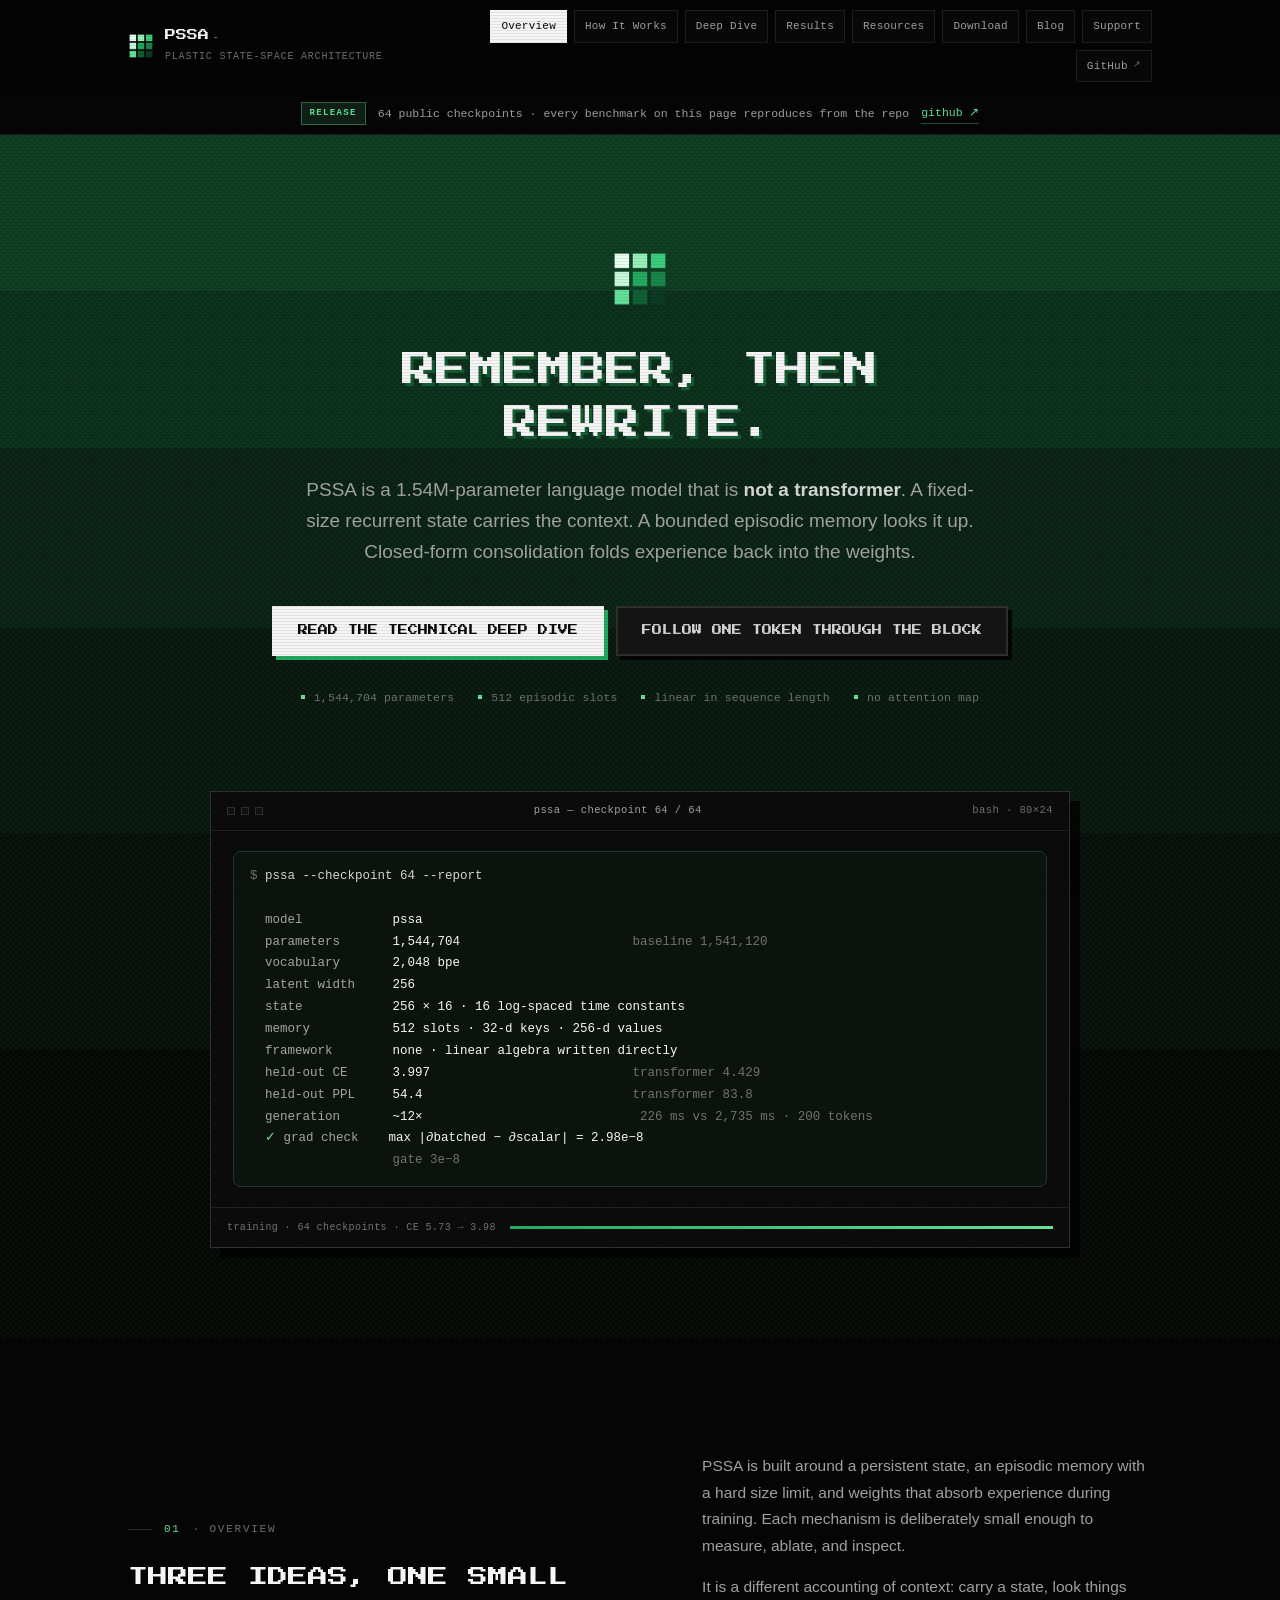
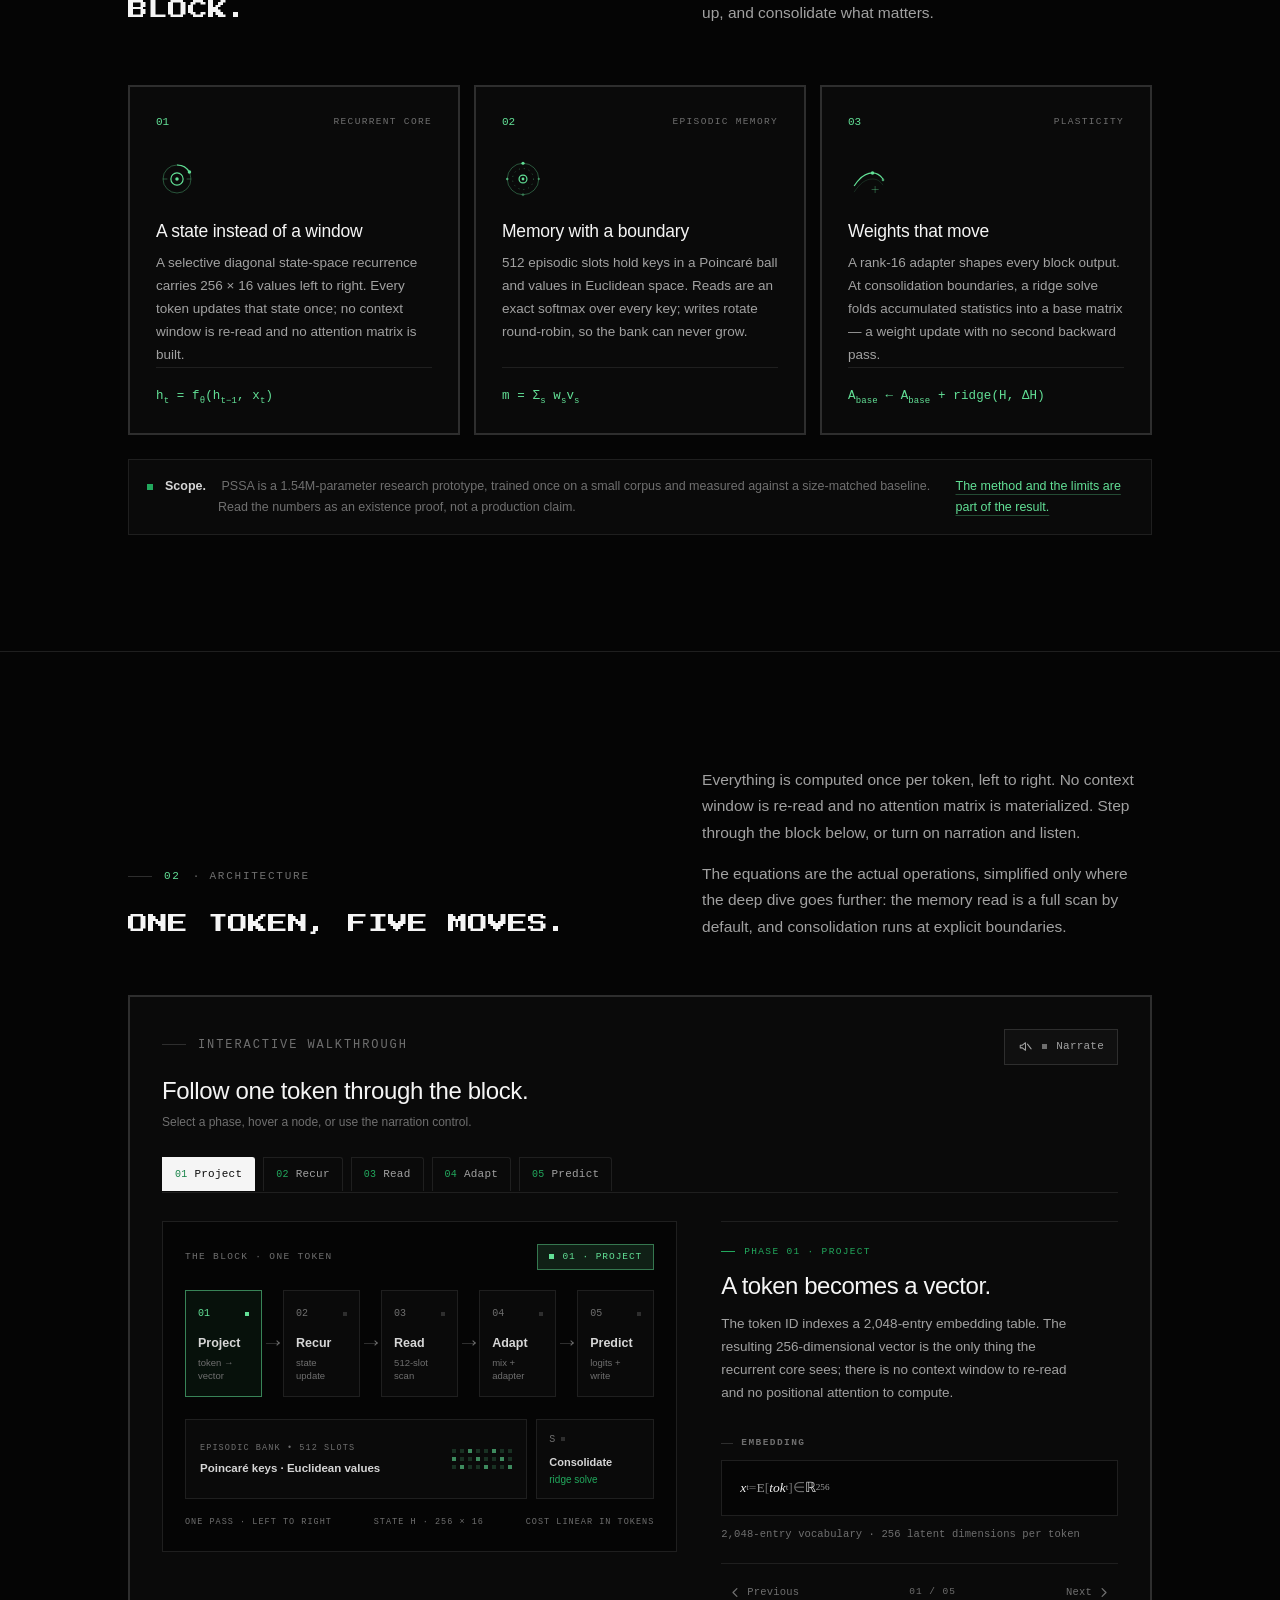
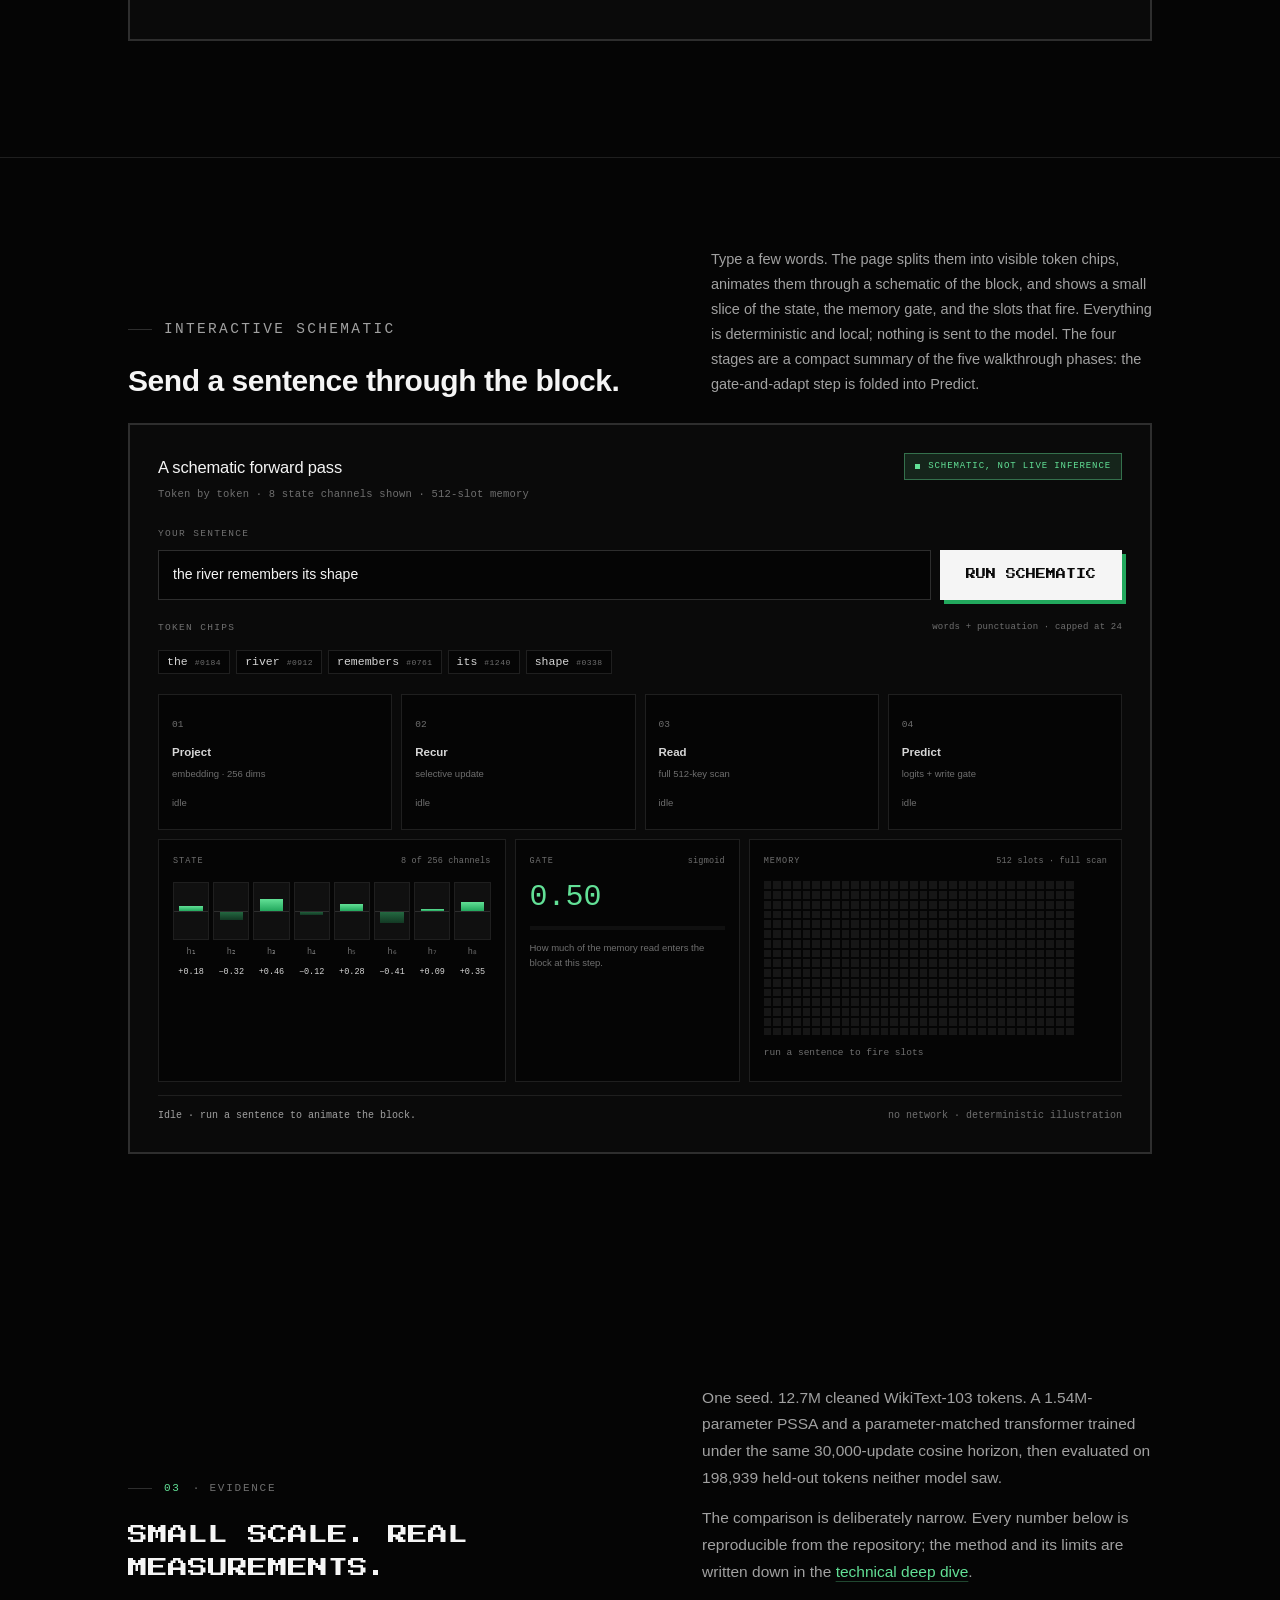
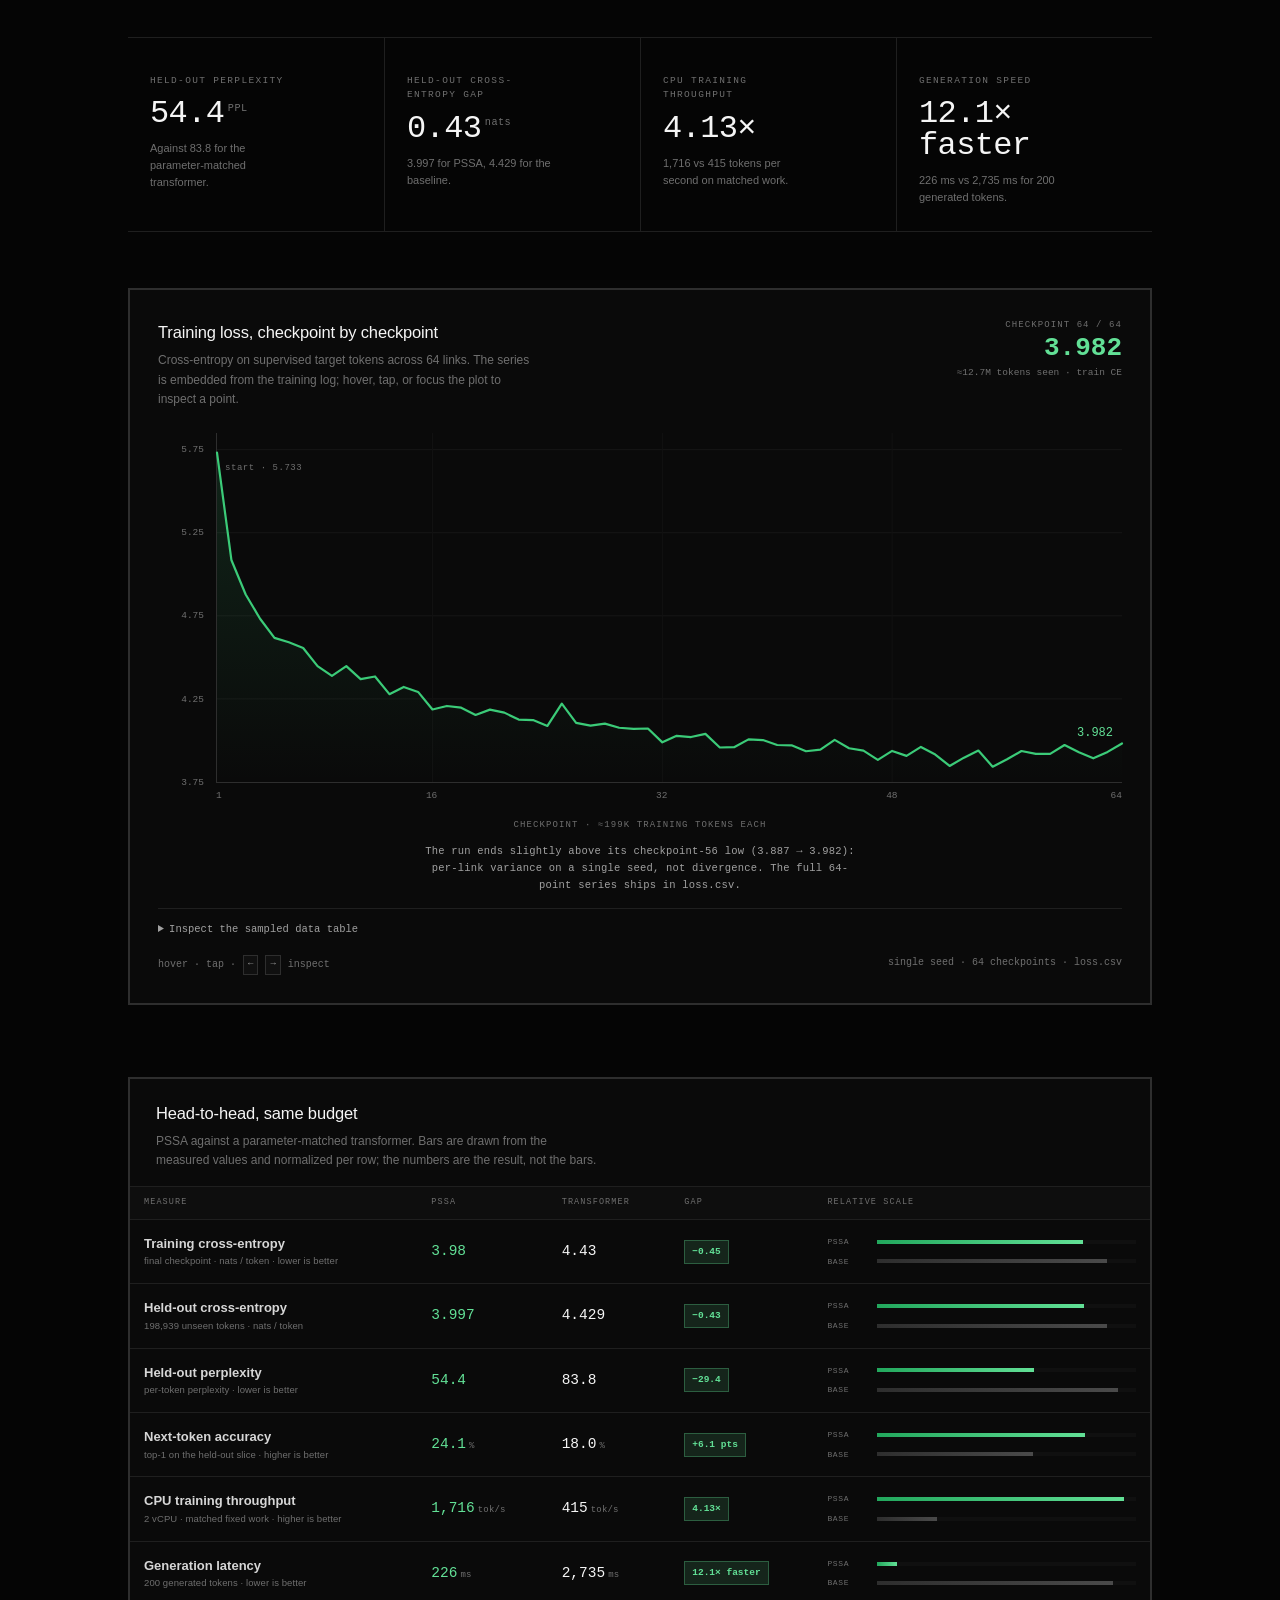
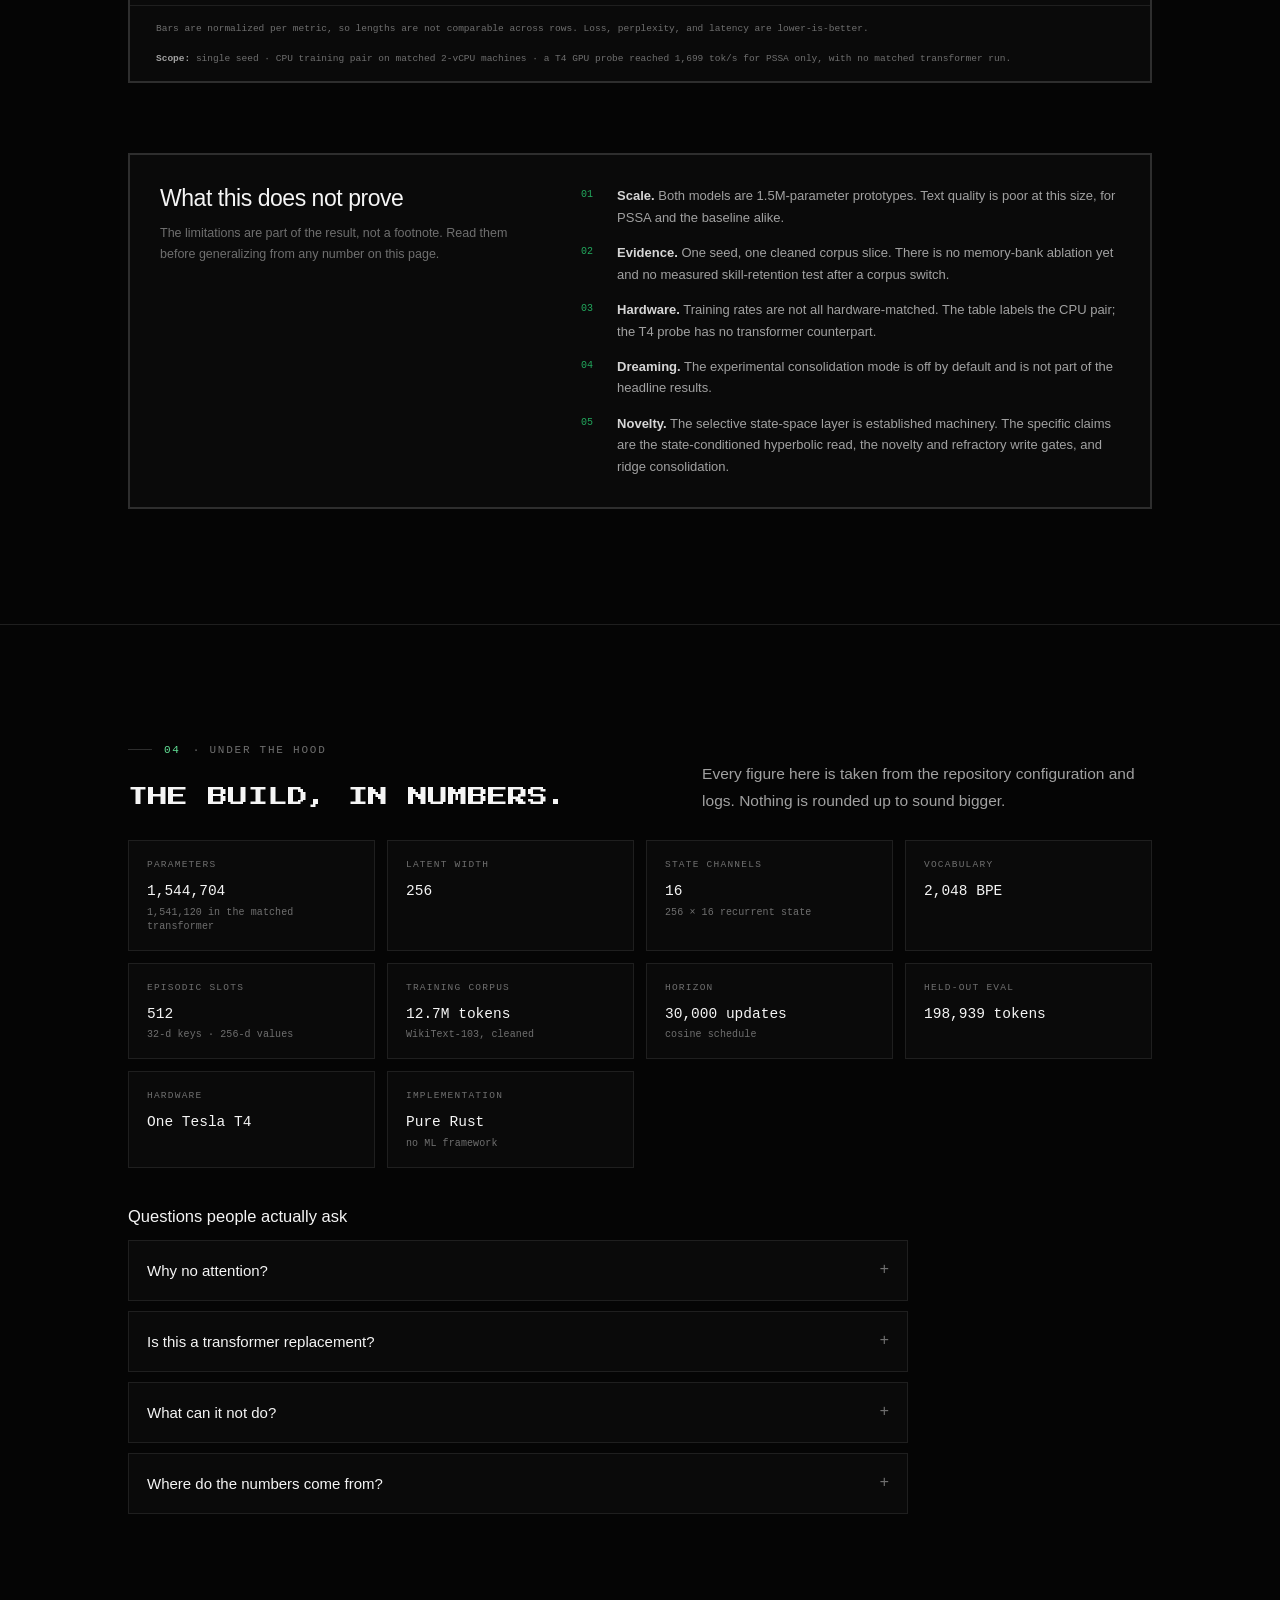
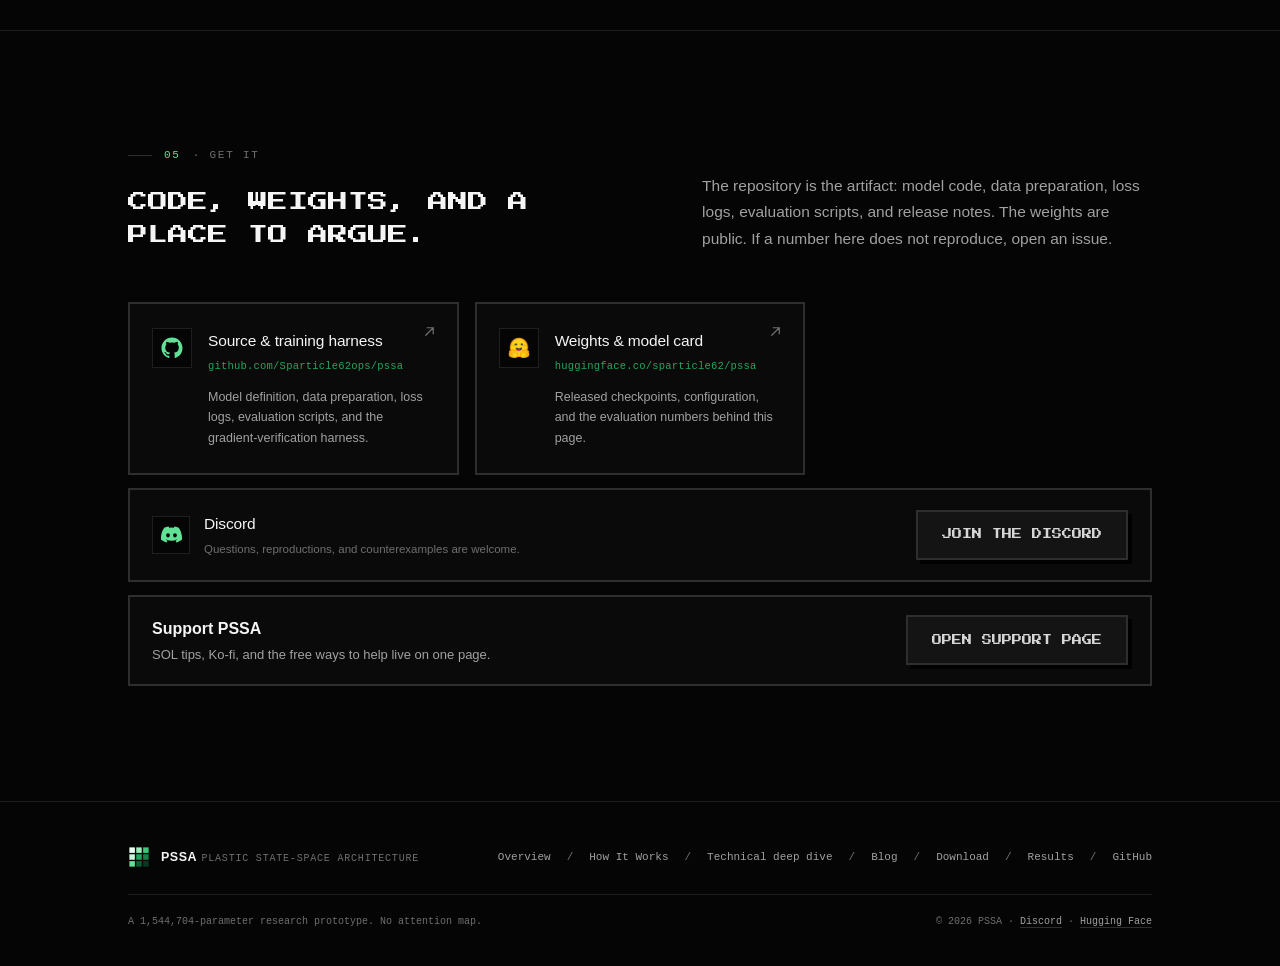
<file: index.html>
<!DOCTYPE html>
<html lang="en">
<head>
<meta charset="utf-8">
<meta name="viewport" content="width=device-width, initial-scale=1">
<title>PSSA — Plastic State-Space Architecture</title>
<meta name="description" content="PSSA is a 1.54M-parameter language model that is not a transformer: a selective recurrent state, a 512-slot episodic memory in hyperbolic space, and closed-form weight consolidation. Pure Rust, reproducible benchmarks.">
<meta name="theme-color" content="#050505">
<link rel="canonical" href="https://sparticle62ops.github.io/pssa/index.html">
<meta name="keywords" content="state space model, language model, Rust, machine learning from scratch, SSM, recurrent neural network, PSSA, plastic state space, no PyTorch, Mamba alternative, episodic memory">
<meta property="og:type" content="website">
<meta property="og:url" content="https://sparticle62ops.github.io/pssa/index.html">
<meta property="og:image" content="https://sparticle62ops.github.io/pssa/assets/mark.png">
<meta name="twitter:card" content="summary">
<meta name="twitter:title" content="PSSA — Plastic State-Space Architecture">
<meta name="twitter:description" content="PSSA is a 1.54M-parameter language model that is not a transformer: a selective recurrent state, a 512-slot episodic memory in hyperbolic space, and closed-form weight consolidation. Pure Rust, reproducible benchmarks.">
<meta name="twitter:image" content="https://sparticle62ops.github.io/pssa/assets/mark.png">
<meta name="robots" content="index, follow">
<meta property="og:title" content="PSSA — Plastic State-Space Architecture">
<meta property="og:description" content="Remember, then rewrite. A recurrent state, a bounded episodic memory, and weights that consolidate experience.">
<link rel="icon" href="data:image/svg+xml,%3Csvg xmlns='http://www.w3.org/2000/svg' viewBox='0 0 48 48'%3E%3Crect x='3' y='3' width='12' height='12' fill='%23E9FFF1'/%3E%3Crect x='18' y='3' width='12' height='12' fill='%2396EFB7'/%3E%3Crect x='33' y='3' width='12' height='12' fill='%233BCB78'/%3E%3Crect x='3' y='18' width='12' height='12' fill='%23C4F8D8'/%3E%3Crect x='18' y='18' width='12' height='12' fill='%2322A85D'/%3E%3Crect x='33' y='18' width='12' height='12' fill='%23178348'/%3E%3Crect x='3' y='33' width='12' height='12' fill='%2362E096'/%3E%3Crect x='18' y='33' width='12' height='12' fill='%23115E36'/%3E%3Crect x='33' y='33' width='12' height='12' fill='%230B3823'/%3E%3C/svg%3E">
<script>document.documentElement.classList.add('js');</script>
<link rel="stylesheet" href="assets/site.css?v=3">
<script type="application/ld+json">
{
 "@context": "https://schema.org",
 "@type": "SoftwareSourceCode",
 "name": "PSSA",
 "codeRepository": "https://github.com/Sparticle62ops/pssa",
 "programmingLanguage": "Rust",
 "license": "https://www.gnu.org/licenses/gpl-3.0",
 "description": "A plastic state-space language model: selective recurrent state, 512-slot hyperbolic episodic memory, closed-form weight consolidation. Pure Rust, CPU/CUDA/WebGPU.",
 "url": "https://sparticle62ops.github.io/pssa/index.html"
}
</script>
</head>
<body>
<a class="skip-link" href="#main">Skip to content</a>

<header class="site-header" data-header>
  <div class="wrap header-inner">
    <a class="brand" href="#top" aria-label="PSSA — Plastic State-Space Architecture, back to top">
      <svg class="mark" viewBox="0 0 48 48" aria-hidden="true" focusable="false">
        <rect class="lg-sq" x="3" y="3" width="12" height="12"/>
        <rect class="lg-sq" x="18" y="3" width="12" height="12"/>
        <rect class="lg-sq" x="33" y="3" width="12" height="12"/>
        <rect class="lg-sq" x="3" y="18" width="12" height="12"/>
        <rect class="lg-sq" x="18" y="18" width="12" height="12"/>
        <rect class="lg-sq" x="33" y="18" width="12" height="12"/>
        <rect class="lg-sq" x="3" y="33" width="12" height="12"/>
        <rect class="lg-sq" x="18" y="33" width="12" height="12"/>
        <rect class="lg-sq" x="33" y="33" width="12" height="12"/>
      </svg>
      <span class="brand-text">
        <span class="brand-name">PSSA</span>
        <span class="brand-sep" aria-hidden="true">-</span>
        <span class="brand-sub">Plastic State-Space Architecture</span>
      </span>
    </a>
    <nav class="primary-nav" aria-label="Primary">
      <a href="#overview" aria-current="page">Overview</a>
      <a href="#how">How It Works</a>
      <a href="technical.html">Deep Dive</a>
      <a href="#results">Results</a>
      <a href="#get">Resources</a>
      <a href="download.html">Download</a>
      <a href="blog.html">Blog</a>
      <a href="donate.html">Support</a>
      <a href="https://github.com/Sparticle62ops/pssa" target="_blank" rel="noopener noreferrer">GitHub <span class="nav-arrow" aria-hidden="true">↗</span></a>
    </nav>
  </div>
  <span class="scroll-progress" aria-hidden="true" data-scroll-progress></span>
</header>

<div class="announce">
  <span class="pill">release</span>
  <span>64 public checkpoints · every benchmark on this page reproduces from the repo</span>
  <a href="https://github.com/Sparticle62ops/pssa" target="_blank" rel="noopener noreferrer">github ↗</a>
</div>

<main id="main">
  <section class="hero" id="top" aria-labelledby="hero-title">
    <div class="wrap">
      <svg class="mark" viewBox="0 0 48 48" role="img" aria-label="PSSA logo: nine green squares">
        <rect class="lg-sq" x="3" y="3" width="12" height="12"/>
        <rect class="lg-sq" x="18" y="3" width="12" height="12"/>
        <rect class="lg-sq" x="33" y="3" width="12" height="12"/>
        <rect class="lg-sq" x="3" y="18" width="12" height="12"/>
        <rect class="lg-sq" x="18" y="18" width="12" height="12"/>
        <rect class="lg-sq" x="33" y="18" width="12" height="12"/>
        <rect class="lg-sq" x="3" y="33" width="12" height="12"/>
        <rect class="lg-sq" x="18" y="33" width="12" height="12"/>
        <rect class="lg-sq" x="33" y="33" width="12" height="12"/>
      </svg>
      <h1 id="hero-title">Remember, then rewrite.</h1>
      <p class="hero-lede">PSSA is a 1.54M-parameter language model that is <strong>not a transformer</strong>. A fixed-size recurrent state carries the context. A bounded episodic memory looks it up. Closed-form consolidation folds experience back into the weights.</p>
      <div class="hero-actions">
        <a class="btn btn-primary" href="technical.html">Read the technical deep dive</a>
        <a class="btn btn-ghost" href="#how">Follow one token through the block</a>
      </div>
      <div class="hero-meta" aria-label="Architecture summary">
        <span><i aria-hidden="true"></i>1,544,704 parameters</span>
        <span><i aria-hidden="true"></i>512 episodic slots</span>
        <span><i aria-hidden="true"></i>linear in sequence length</span>
        <span><i aria-hidden="true"></i>no attention map</span>
      </div>

      <figure class="shot" aria-label="PSSA command-line report, checkpoint 64">
        <div class="shot-bar">
          <span class="shot-dots" aria-hidden="true"><i></i><i></i><i></i></span>
          <span class="shot-title">pssa — checkpoint 64 / 64</span>
          <span aria-hidden="true">bash · 80×24</span>
        </div>
        <div class="shot-body">
          <pre><span class="dim">$</span> pssa --checkpoint 64 --report

  <span class="k">model</span>            <span class="v">pssa</span>
  <span class="k">parameters</span>       <span class="v">1,544,704</span>                       <span class="dim">baseline 1,541,120</span>
  <span class="k">vocabulary</span>       <span class="v">2,048 bpe</span>
  <span class="k">latent width</span>     <span class="v">256</span>
  <span class="k">state</span>            <span class="v">256 × 16 · 16 log-spaced time constants</span>
  <span class="k">memory</span>           <span class="v">512 slots · 32-d keys · 256-d values</span>
  <span class="k">framework</span>        <span class="v">none · linear algebra written directly</span>
  <span class="k">held-out CE</span>      <span class="v">3.997</span>                           <span class="dim">transformer 4.429</span>
  <span class="k">held-out PPL</span>     <span class="v">54.4</span>                            <span class="dim">transformer 83.8</span>
  <span class="k">generation</span>       <span class="v">~12×</span>                             <span class="dim">226 ms vs 2,735 ms · 200 tokens</span>
  <span class="ok">✓</span> <span class="k">grad check</span>    <span class="v">max |∂batched − ∂scalar| = 2.98e−8</span>
                   <span class="dim">gate 3e−8</span></pre>
        </div>
        <div class="shot-progress">
          <span>training · 64 checkpoints · CE 5.73 → 3.98</span>
          <span class="prog-track"><span class="prog-fill" style="--w:100%"></span></span>
        </div>
      </figure>
    </div>
  </section>

  <section class="section" id="overview" aria-labelledby="overview-title">
    <div class="wrap">
      <div class="section-head split reveal">
        <div>
          <p class="kicker"><span class="num">01</span> · Overview</p>
          <h2 id="overview-title">Three ideas, one small block.</h2>
        </div>
        <div>
          <p class="section-lede">PSSA is built around a persistent state, an episodic memory with a hard size limit, and weights that absorb experience during training. Each mechanism is deliberately small enough to measure, ablate, and inspect.</p>
          <p class="section-lede">It is a different accounting of context: carry a state, look things up, and consolidate what matters.</p>
        </div>
      </div>

      <div class="card-grid" data-stagger>
        <article class="feature card card-hover reveal">
          <div class="feature-top"><span class="feature-index">01</span><span class="tag" aria-hidden="true">recurrent core</span></div>
          <svg class="feature-icon" viewBox="0 0 48 48" fill="none" aria-hidden="true">
            <circle cx="24" cy="24" r="16" class="glyph-thin"/>
            <circle cx="24" cy="24" r="7" class="glyph-line"/>
            <circle cx="24" cy="24" r="2" class="glyph-fill"/>
            <path d="M24 8a16 16 0 0 1 14.2 8" class="glyph-line"/>
            <circle cx="38.2" cy="16" r="2" class="glyph-fill glyph-pulse"/>
            <path d="M8 24h5M35 24h5" class="glyph-thin"/>
          </svg>
          <h3>A state instead of a window</h3>
          <p>A selective diagonal state-space recurrence carries 256 × 16 values left to right. Every token updates that state once; no context window is re-read and no attention matrix is built.</p>
          <p class="feature-eq" aria-label="h sub t equals f theta of h sub t minus one and x sub t">h<sub>t</sub> = f<sub>θ</sub>(h<sub>t−1</sub>, x<sub>t</sub>)</p>
        </article>

        <article class="feature card card-hover reveal">
          <div class="feature-top"><span class="feature-index">02</span><span class="tag" aria-hidden="true">episodic memory</span></div>
          <svg class="feature-icon" viewBox="0 0 48 48" fill="none" aria-hidden="true">
            <circle cx="24" cy="24" r="18" class="glyph-thin"/>
            <circle cx="24" cy="24" r="12" class="glyph-thin" stroke-dasharray="1 4"/>
            <g class="glyph-orbit">
              <circle cx="24" cy="6" r="1.8" class="glyph-fill"/>
              <circle cx="42" cy="24" r="1.3" class="glyph-fill" opacity=".55"/>
              <circle cx="24" cy="42" r="1.6" class="glyph-fill" opacity=".35"/>
              <circle cx="6" cy="24" r="1.4" class="glyph-fill" opacity=".7"/>
            </g>
            <circle cx="24" cy="24" r="4.5" class="glyph-line"/>
            <circle cx="24" cy="24" r="1.6" class="glyph-fill"/>
          </svg>
          <h3>Memory with a boundary</h3>
          <p>512 episodic slots hold keys in a Poincaré ball and values in Euclidean space. Reads are an exact softmax over every key; writes rotate round-robin, so the bank can never grow.</p>
          <p class="feature-eq" aria-label="m equals the sum over s of w sub s times v sub s">m = Σ<sub>s</sub> w<sub>s</sub>v<sub>s</sub></p>
        </article>

        <article class="feature card card-hover reveal">
          <div class="feature-top"><span class="feature-index">03</span><span class="tag" aria-hidden="true">plasticity</span></div>
          <svg class="feature-icon" viewBox="0 0 48 48" fill="none" aria-hidden="true">
            <path d="M7 32c6.5-10 13-15 21-15 6 0 9 3 12 7" class="glyph-line"/>
            <path d="M7 39c6.5-10 13-15 21-15 6 0 9 3 12 7" class="glyph-thin" opacity=".45"/>
            <circle cx="28" cy="17" r="2" class="glyph-fill glyph-pulse"/>
            <circle cx="40" cy="25" r="1.5" class="glyph-fill glyph-pulse two" opacity=".7"/>
            <path d="M31 32v8M27 36h8" class="glyph-thin"/>
          </svg>
          <h3>Weights that move</h3>
          <p>A rank-16 adapter shapes every block output. At consolidation boundaries, a ridge solve folds accumulated statistics into a base matrix — a weight update with no second backward pass.</p>
          <p class="feature-eq" aria-label="A base is updated with a ridge solve of H and delta H">A<sub>base</sub> ← A<sub>base</sub> + ridge(H, ΔH)</p>
        </article>
      </div>

      <p class="scope-note reveal"><b>Scope.</b>&nbsp;PSSA is a 1.54M-parameter research prototype, trained once on a small corpus and measured against a size-matched baseline. Read the numbers as an existence proof, not a production claim. <a class="text-link" href="technical.html#limits">The method and the limits are part of the result.</a></p>
    </div>
  </section>

  <section class="section" id="how" aria-labelledby="how-title">
    <div class="wrap">
      <div class="section-head split reveal">
        <div>
          <p class="kicker"><span class="num">02</span> · Architecture</p>
          <h2 id="how-title">One token, five moves.</h2>
        </div>
        <div>
          <p class="section-lede">Everything is computed once per token, left to right. No context window is re-read and no attention matrix is materialized. Step through the block below, or turn on narration and listen.</p>
          <p class="section-lede">The equations are the actual operations, simplified only where the deep dive goes further: the memory read is a full scan by default, and consolidation runs at explicit boundaries.</p>
        </div>
      </div>

      <div class="walkthrough card reveal" data-walk>
        <div class="walk-head">
          <div>
            <p class="kicker">Interactive walkthrough</p>
            <h3>Follow one token through the block.</h3>
            <p>Select a phase, hover a node, or use the narration control.</p>
          </div>
          <button class="narration-btn" type="button" data-narration aria-pressed="false" aria-label="Read walkthrough steps aloud">
            <svg viewBox="0 0 20 20" fill="none" stroke="currentColor" stroke-width="1.4" stroke-linecap="round" stroke-linejoin="round" aria-hidden="true">
              <path d="M3 8.2v3.6h2.8L10 15V5L5.8 8.2H3Z"/>
              <path class="wave" d="M12.4 7.6a3.2 3.2 0 0 1 0 4.8M14.7 5.3a6.5 6.5 0 0 1 0 9.4"/>
              <path class="slash" d="M12.6 6.8l4.9 6.4"/>
            </svg>
            <span class="narrate-dot" aria-hidden="true"></span>
            <span>Narrate</span>
          </button>
        </div>

        <div class="step-tabs" role="group" aria-label="Choose a walkthrough phase">
          <button class="step-tab" type="button" data-step="0" aria-pressed="true" aria-controls="phase-0"><span class="tab-num">01</span>Project</button>
          <button class="step-tab" type="button" data-step="1" aria-pressed="false" aria-controls="phase-1"><span class="tab-num">02</span>Recur</button>
          <button class="step-tab" type="button" data-step="2" aria-pressed="false" aria-controls="phase-2"><span class="tab-num">03</span>Read</button>
          <button class="step-tab" type="button" data-step="3" aria-pressed="false" aria-controls="phase-3"><span class="tab-num">04</span>Adapt</button>
          <button class="step-tab" type="button" data-step="4" aria-pressed="false" aria-controls="phase-4"><span class="tab-num">05</span>Predict</button>
        </div>

        <div class="walk-body">
          <div class="walk-diagram">
            <div class="diagram-topline">
              <span class="diagram-label">The block · one token</span>
              <span class="diagram-callout" data-callout>01 · project</span>
              <span class="sr-only" data-walk-status aria-live="polite">Phase 1 of 5: project</span>
            </div>
            <div class="pipeline" role="group" aria-label="Architecture stages">
              <button class="node" type="button" data-node data-target="0" data-phases="0" data-label="project" aria-controls="phase-0">
                <span class="node-top"><span class="node-num">01</span><span class="node-dot" aria-hidden="true"></span></span>
                <span class="node-title">Project</span>
                <span class="node-sub">token → vector</span>
              </button>
              <span class="pipe-link" aria-hidden="true"></span>
              <button class="node" type="button" data-node data-target="1" data-phases="1" data-label="selective recurrence" aria-controls="phase-1">
                <span class="node-top"><span class="node-num">02</span><span class="node-dot" aria-hidden="true"></span></span>
                <span class="node-title">Recur</span>
                <span class="node-sub">state update</span>
              </button>
              <span class="pipe-link" aria-hidden="true"></span>
              <button class="node" type="button" data-node data-target="2" data-phases="2 4" data-label="episodic memory read" aria-controls="phase-2">
                <span class="node-top"><span class="node-num">03</span><span class="node-dot" aria-hidden="true"></span></span>
                <span class="node-title">Read</span>
                <span class="node-sub">512-slot scan</span>
              </button>
              <span class="pipe-link" aria-hidden="true"></span>
              <button class="node" type="button" data-node data-target="3" data-phases="3" data-label="gate and adapter" aria-controls="phase-3">
                <span class="node-top"><span class="node-num">04</span><span class="node-dot" aria-hidden="true"></span></span>
                <span class="node-title">Adapt</span>
                <span class="node-sub">mix + adapter</span>
              </button>
              <span class="pipe-link" aria-hidden="true"></span>
              <button class="node" type="button" data-node data-target="4" data-phases="4" data-label="prediction and write" aria-controls="phase-4">
                <span class="node-top"><span class="node-num">05</span><span class="node-dot" aria-hidden="true"></span></span>
                <span class="node-title">Predict</span>
                <span class="node-sub">logits + write</span>
              </button>
            </div>

            <div class="bank-row">
              <button class="node bank-node" type="button" data-node data-target="2" data-phases="2 4" data-label="episodic memory bank" aria-controls="phase-2">
                <span class="bank-copy">
                  <span class="bank-kicker">Episodic bank • 512 slots</span>
                  <span class="bank-title">Poincaré keys · Euclidean values</span>
                </span>
                <span class="bank-dots" aria-hidden="true"><i style="--i:0"></i><i style="--i:1"></i><i style="--i:2"></i><i style="--i:3"></i><i style="--i:4"></i><i style="--i:5"></i><i style="--i:6"></i><i style="--i:7"></i><i style="--i:8"></i><i style="--i:9"></i><i style="--i:10"></i><i style="--i:11"></i><i style="--i:12"></i><i style="--i:13"></i><i style="--i:14"></i><i style="--i:15"></i><i style="--i:16"></i><i style="--i:17"></i><i style="--i:18"></i><i style="--i:19"></i><i style="--i:20"></i><i style="--i:21"></i><i style="--i:22"></i><i style="--i:23"></i></span>
              </button>
              <button class="node consolidate-node" type="button" data-node data-target="3" data-phases="3" data-label="consolidation" aria-controls="phase-3">
                <span class="node-top"><span class="node-num">S</span><span class="node-dot" aria-hidden="true"></span></span>
                <span class="node-title">Consolidate</span>
                <span class="node-sub">ridge solve</span>
              </button>
            </div>
            <div class="diagram-foot">
              <span>one pass · left to right</span>
              <span>state h · 256 × 16</span>
              <span>cost linear in tokens</span>
            </div>
          </div>

          <div class="phase-panels">
            <section class="phase-panel" id="phase-0" data-panel="0" aria-label="Phase 1: project">
              <p class="phase-kicker">Phase 01 · project</p>
              <h3>A token becomes a vector.</h3>
              <p class="phase-copy">The token ID indexes a 2,048-entry embedding table. The resulting 256-dimensional vector is the only thing the recurrent core sees; there is no context window to re-read and no positional attention to compute.</p>
              <div class="phase-eq">
                <p class="eq-tag">embedding</p>
                <div class="eq" role="math" aria-label="x sub t equals E of token sub t, a vector in R to the 256">
                  <span class="eq-line"><span class="v">x</span><sub>t</sub> <span class="op">=</span> <span class="fn">E</span><span class="op">[</span><span class="v">tok</span><sub>t</sub><span class="op">]</span> <span class="op">∈</span> ℝ<sup>256</sup></span>
                </div>
                <p class="math-caption">2,048-entry vocabulary · 256 latent dimensions per token</p>
              </div>
            </section>

            <section class="phase-panel" id="phase-1" data-panel="1" aria-label="Phase 2: selective recurrence">
              <p class="phase-kicker">Phase 02 · selective recurrence</p>
              <h3>The state is updated, not rebuilt.</h3>
              <p class="phase-copy">A diagonal selective state-space layer carries the context. Its step size, input projection and output projection are read from the current token, so each channel can open slowly or close quickly from one step to the next. The update is elementwise, and total cost stays linear in sequence length.</p>
              <div class="phase-eq">
                <p class="eq-tag">selective SSM</p>
                <div class="eq" role="math" aria-label="delta t equals softplus of W delta x t; A bar sub t equals exp of delta t A; B bar sub t equals delta t B t; h sub t equals A bar sub t times h sub t minus one plus B bar sub t times x sub t">
                  <span class="eq-line"><span class="v">δ</span><sub>t</sub> <span class="op">=</span> <span class="fn">softplus</span><span class="op">(</span><span class="v">W</span><sub>δ</sub><span class="v">x</span><sub>t</sub><span class="op">)</span></span>
                  <span class="eq-line"><span class="v">Ā</span><sub>t</sub> <span class="op">=</span> <span class="fn">exp</span><span class="op">(</span><span class="v">δ</span><sub>t</sub><span class="v">A</span><span class="op">)</span><span class="op">,</span>&nbsp;&nbsp;<span class="v">B̄</span><sub>t</sub> <span class="op">=</span> <span class="v">δ</span><sub>t</sub><span class="v">B</span><sub>t</sub></span>
                  <span class="eq-line"><span class="v">h</span><sub>t</sub> <span class="op">=</span> <span class="v">Ā</span><sub>t</sub> <span class="op">⊙</span> <span class="v">h</span><sub>t−1</sub> <span class="op">+</span> <span class="v">B̄</span><sub>t</sub> <span class="op">⊙</span> <span class="v">x</span><sub>t</sub></span>
                </div>
                <p class="math-caption">256 × 16 state persists between tokens · 16 log-spaced time constants, 1.5–200 tokens</p>
              </div>
            </section>

            <section class="phase-panel" id="phase-2" data-panel="2" aria-label="Phase 3: episodic memory read">
              <p class="phase-kicker">Phase 03 · episodic read</p>
              <h3>Look up the past by distance.</h3>
              <p class="phase-copy">The query mixes the current token with the recurrent output. It is projected inside a Poincaré ball, where distance grows toward the boundary and can encode hierarchy. The read scans every one of the 512 keys, scores them by hyperbolic distance, and mixes their Euclidean values.</p>
              <div class="phase-eq">
                <p class="eq-tag">full-scan read</p>
                <div class="eq" role="math" aria-label="q sub h equals proj of W qx x t plus W qh h t; w equals softmax of negative d sub H of q sub h and k sub s divided by tau mem; m equals the sum of w sub s v sub s">
                  <span class="eq-line"><span class="v">q</span><sub>h</sub> <span class="op">=</span> <span class="fn">proj</span><span class="op">(</span><span class="v">W</span><sub>qx</sub><span class="v">x</span><sub>t</sub> <span class="op">+</span> <span class="v">W</span><sub>qh</sub><span class="v">h</span><sub>t</sub><span class="op">)</span></span>
                  <span class="eq-line"><span class="v">w</span> <span class="op">=</span> <span class="fn">softmax</span><span class="op">(</span><span class="frac"><span class="num"><span class="op">−</span><span class="v">d</span><sub>H</sub><span class="op">(</span><span class="v">q</span><sub>h</sub><span class="op">,</span> <span class="v">k</span><sub>s</sub><span class="op">)</span></span><span class="den"><span class="v">τ</span><sub>mem</sub></span></span><span class="op">)</span></span>
                  <span class="eq-line"><span class="v">m</span> <span class="op">=</span> <span class="op">Σ</span><sub>s</sub> <span class="v">w</span><sub>s</sub><span class="v">v</span><sub>s</sub></span>
                </div>
                <p class="math-caption">512 hyperbolic distances per read · optional top-k still scans all keys, then mixes only K values</p>
              </div>
            </section>

            <section class="phase-panel" id="phase-3" data-panel="3" aria-label="Phase 4: gate, adapter and consolidation">
              <p class="phase-kicker">Phase 04 · adaptation</p>
              <h3>Mix, adapt, consolidate.</h3>
              <p class="phase-copy">A sigmoid gate decides how much of the memory read enters the block. A rank-16 adapter then makes a learned correction. At consolidation boundaries, accumulated statistics are solved rather than gradient-stepped: the base weights absorb a closed-form delta.</p>
              <div class="phase-eq">
                <p class="eq-tag">gate and adapter</p>
                <div class="eq" role="math" aria-label="g equals sigmoid of w gate dot x t; A of x t equals W 2 silu of W 1 x t">
                  <span class="eq-line"><span class="v">g</span> <span class="op">=</span> <span class="fn">sigmoid</span><span class="op">(</span><span class="v">w</span><sub>gate</sub> <span class="op">·</span> <span class="v">x</span><sub>t</sub><span class="op">)</span></span>
                  <span class="eq-line"><span class="v">A</span><span class="op">(</span><span class="v">x</span><sub>t</sub><span class="op">)</span> <span class="op">=</span> <span class="v">W</span><sub>2</sub> <span class="fn">silu</span><span class="op">(</span><span class="v">W</span><sub>1</sub><span class="v">x</span><sub>t</sub><span class="op">)</span></span>
                </div>
                <div class="eq" role="math" aria-label="A base is replaced by A base plus the inverse of H transpose H plus lambda I, times H transpose delta H">
                  <span class="eq-line"><span class="v">A</span><sub>base</sub> <span class="op">←</span> <span class="v">A</span><sub>base</sub> <span class="op">+</span> <span class="op">(</span><span class="v">H</span><sup>T</sup><span class="v">H</span> <span class="op">+</span> <span class="v">λ</span><span class="fn">I</span><span class="op">)</span><sup>−1</sup><span class="v">H</span><sup>T</sup><span class="v">ΔH</span></span>
                </div>
                <p class="math-caption">rank-16 adapter · ridge consolidation folds accumulated input/output statistics into the base matrix</p>
              </div>
            </section>

            <section class="phase-panel" id="phase-4" data-panel="4" aria-label="Phase 5: prediction and memory write">
              <p class="phase-kicker">Phase 05 · prediction &amp; write</p>
              <h3>Predict, then decide what to keep.</h3>
              <p class="phase-copy">The adapted block output is projected to the 2,048-token vocabulary. After the step, the state summary becomes a candidate key and value. A round-robin target slot accepts the write only when the entry is novel enough and the slot has cleared its refractory window.</p>
              <div class="phase-eq">
                <p class="eq-tag">vocabulary projection</p>
                <div class="eq" role="math" aria-label="p sub t equals softmax of W out z t, where z is the adapted block output">
                  <span class="eq-line"><span class="v">p</span><sub>t</sub> <span class="op">=</span> <span class="fn">softmax</span><span class="op">(</span><span class="v">W</span><sub>out</sub><span class="v">z</span><sub>t</sub><span class="op">)</span></span>
                </div>
                <p class="math-caption">z is the adapted block output · writes require novelty above a threshold and a target slot outside its refractory window</p>
              </div>
            </section>

            <div class="phase-nav">
              <button class="phase-btn" type="button" data-prev>
                <svg viewBox="0 0 12 12" fill="none" aria-hidden="true"><path d="M7.5 1.8 3.3 6l4.2 4.2" stroke="currentColor" stroke-width="1.4" stroke-linecap="round" stroke-linejoin="round"/></svg>
                Previous
              </button>
              <span class="phase-count" data-count-phase>01 / 05</span>
              <button class="phase-btn" type="button" data-next>
                Next
                <svg viewBox="0 0 12 12" fill="none" aria-hidden="true"><path d="M4.5 1.8 8.7 6l-4.2 4.2" stroke="currentColor" stroke-width="1.4" stroke-linecap="round" stroke-linejoin="round"/></svg>
              </button>
            </div>
          </div>
        </div>
      </div>
    </div>
  </section>

  <section class="section-continued" id="demo" aria-labelledby="demo-title">
    <div class="wrap">
      <div class="subhead reveal">
        <div>
          <p class="kicker">Interactive schematic</p>
          <h3 id="demo-title">Send a sentence through the block.</h3>
        </div>
        <p>Type a few words. The page splits them into visible token chips, animates them through a schematic of the block, and shows a small slice of the state, the memory gate, and the slots that fire. Everything is deterministic and local; nothing is sent to the model. The four stages are a compact summary of the five walkthrough phases: the gate-and-adapt step is folded into Predict.</p>
      </div>

      <div class="demo-card card reveal" data-demo>
        <div class="demo-head">
          <div>
            <p class="demo-title">A schematic forward pass</p>
            <p class="demo-sub">Token by token · 8 state channels shown · 512-slot memory</p>
          </div>
          <span class="schematic-badge">schematic, not live inference</span>
        </div>

        <form class="demo-form" data-demo-form>
          <label for="demo-sentence">Your sentence</label>
          <div class="demo-input-row">
            <input id="demo-sentence" name="sentence" type="text" maxlength="140" value="the river remembers its shape" autocomplete="off" autocapitalize="sentences" spellcheck="false" enterkeyhint="go" data-demo-input>
            <button class="btn btn-primary" type="submit" data-demo-run>Run schematic</button>
          </div>
        </form>

        <div class="demo-tokens">
          <div class="demo-line-label"><span>Token chips</span><em>words + punctuation · capped at 24</em></div>
          <div class="chips" data-chips>
            <span class="token-chip"><span class="chip-text">the</span><span class="chip-id">#0184</span></span>
            <span class="token-chip"><span class="chip-text">river</span><span class="chip-id">#0912</span></span>
            <span class="token-chip"><span class="chip-text">remembers</span><span class="chip-id">#0761</span></span>
            <span class="token-chip"><span class="chip-text">its</span><span class="chip-id">#1240</span></span>
            <span class="token-chip"><span class="chip-text">shape</span><span class="chip-id">#0338</span></span>
          </div>
        </div>

        <div class="demo-pipeline" aria-label="Schematic stages">
          <div class="stage" data-stage="0">
            <span class="stage-num">01</span>
            <h4>Project</h4>
            <p>embedding · 256 dims</p>
            <div class="stage-live"><span class="placeholder">idle</span><span class="live-chip"></span></div>
          </div>
          <div class="stage" data-stage="1">
            <span class="stage-num">02</span>
            <h4>Recur</h4>
            <p>selective update</p>
            <div class="stage-live"><span class="placeholder">idle</span><span class="live-chip"></span></div>
          </div>
          <div class="stage" data-stage="2">
            <span class="stage-num">03</span>
            <h4>Read</h4>
            <p>full 512-key scan</p>
            <div class="stage-live"><span class="placeholder">idle</span><span class="live-chip"></span></div>
          </div>
          <div class="stage" data-stage="3">
            <span class="stage-num">04</span>
            <h4>Predict</h4>
            <p>logits + write gate</p>
            <div class="stage-live"><span class="placeholder">idle</span><span class="live-chip"></span></div>
          </div>
        </div>

        <div class="demo-readout">
          <div class="readout-card">
            <div class="readout-head"><span>State</span><em>8 of 256 channels</em></div>
            <div class="state-grid" aria-hidden="true">
              <div class="state-cell" data-state="0"><div class="state-meter"><span class="state-fill" style="height:9%;bottom:50%"></span></div><span class="state-label">h₁</span><span class="state-num">+0.18</span></div>
              <div class="state-cell" data-state="1"><div class="state-meter"><span class="state-fill neg" style="height:16%;top:50%"></span></div><span class="state-label">h₂</span><span class="state-num">−0.32</span></div>
              <div class="state-cell" data-state="2"><div class="state-meter"><span class="state-fill" style="height:23%;bottom:50%"></span></div><span class="state-label">h₃</span><span class="state-num">+0.46</span></div>
              <div class="state-cell" data-state="3"><div class="state-meter"><span class="state-fill neg" style="height:6%;top:50%"></span></div><span class="state-label">h₄</span><span class="state-num">−0.12</span></div>
              <div class="state-cell" data-state="4"><div class="state-meter"><span class="state-fill" style="height:14%;bottom:50%"></span></div><span class="state-label">h₅</span><span class="state-num">+0.28</span></div>
              <div class="state-cell" data-state="5"><div class="state-meter"><span class="state-fill neg" style="height:20.5%;top:50%"></span></div><span class="state-label">h₆</span><span class="state-num">−0.41</span></div>
              <div class="state-cell" data-state="6"><div class="state-meter"><span class="state-fill" style="height:4.5%;bottom:50%"></span></div><span class="state-label">h₇</span><span class="state-num">+0.09</span></div>
              <div class="state-cell" data-state="7"><div class="state-meter"><span class="state-fill" style="height:17.5%;bottom:50%"></span></div><span class="state-label">h₈</span><span class="state-num">+0.35</span></div>
            </div>
          </div>

          <div class="readout-card">
            <div class="readout-head"><span>Gate</span><em>sigmoid</em></div>
            <div class="gate-value" data-gate-value>0.50</div>
            <div class="gate-meter"><span class="gate-fill" data-gate-fill style="width:50%"></span></div>
            <p class="gate-sub">How much of the memory read enters the block at this step.</p>
          </div>

          <div class="readout-card memory-readout">
            <div class="readout-head"><span>Memory</span><em>512 slots · full scan</em></div>
            <div class="bank-grid" data-bank aria-hidden="true"></div>
            <div class="fired-list" data-fired><span class="fired-empty" data-fired-empty>run a sentence to fire slots</span></div>
          </div>
        </div>

        <div class="demo-status">
          <span class="status-note" data-demo-status aria-live="polite">Idle · run a sentence to animate the block.</span>
          <span>no network · deterministic illustration</span>
        </div>
        <noscript><p class="scope-note">The animated token schematic needs JavaScript. The written explanation above is complete without it.</p></noscript>
      </div>
    </div>
  </section>

  <section class="section" id="results" aria-labelledby="results-title">
    <div class="wrap">
      <div class="section-head split reveal">
        <div>
          <p class="kicker"><span class="num">03</span> · Evidence</p>
          <h2 id="results-title">Small scale. Real measurements.</h2>
        </div>
        <div>
          <p class="section-lede">One seed. 12.7M cleaned WikiText-103 tokens. A 1.54M-parameter PSSA and a parameter-matched transformer trained under the same 30,000-update cosine horizon, then evaluated on 198,939 held-out tokens neither model saw.</p>
          <p class="section-lede">The comparison is deliberately narrow. Every number below is reproducible from the repository; the method and its limits are written down in the <a class="text-link" href="technical.html#training">technical deep dive</a>.</p>
        </div>
      </div>

      <div class="result-stats reveal">
        <div class="result-stat">
          <p class="stat-label">Held-out perplexity</p>
          <p class="stat-big"><span data-count="54.4" data-decimals="1">54.4</span><span class="unit">PPL</span></p>
          <p>Against 83.8 for the parameter-matched transformer.</p>
        </div>
        <div class="result-stat">
          <p class="stat-label">Held-out cross-entropy gap</p>
          <p class="stat-big"><span data-count="0.43" data-decimals="2">0.43</span><span class="unit">nats</span></p>
          <p>3.997 for PSSA, 4.429 for the baseline.</p>
        </div>
        <div class="result-stat">
          <p class="stat-label">CPU training throughput</p>
          <p class="stat-big"><span data-count="4.13" data-decimals="2" data-suffix="×">4.13×</span></p>
          <p>1,716 vs 415 tokens per second on matched work.</p>
        </div>
        <div class="result-stat">
          <p class="stat-label">Generation speed</p>
          <p class="stat-big"><span data-count="12.1" data-decimals="1" data-suffix="× faster">12.1× faster</span></p>
          <p>226 ms vs 2,735 ms for 200 generated tokens.</p>
        </div>
      </div>

      <figure class="chart-card card reveal" aria-labelledby="chart-title">
        <div class="chart-head">
          <div>
            <h3 class="chart-title" id="chart-title">Training loss, checkpoint by checkpoint</h3>
            <p class="chart-sub" id="chart-desc">Cross-entropy on supervised target tokens across 64 links. The series is embedded from the training log; hover, tap, or focus the plot to inspect a point.</p>
          </div>
          <div class="chart-readout" aria-live="polite">
            <span class="readout-step" data-readout-step>checkpoint 64 / 64</span>
            <strong data-readout-loss>3.982</strong>
            <span class="readout-meta" data-readout-meta>≈12.7M tokens seen · train CE</span>
          </div>
        </div>

        <div class="chart-shell" data-loss-chart>
          <div class="chart-body">
            <div class="chart-yticks" aria-hidden="true">
              <span style="top:4.8%">5.75</span>
              <span style="top:28.6%">5.25</span>
              <span style="top:52.4%">4.75</span>
              <span style="top:76.2%">4.25</span>
              <span style="top:100%">3.75</span>
            </div>
            <div class="chart-frame" data-chart-frame tabindex="0" role="group" aria-label="Training loss chart. Use left and right arrow keys to inspect checkpoints." aria-describedby="chart-desc">
              <svg class="chart-svg" viewBox="0 0 1000 420" preserveAspectRatio="none" aria-hidden="true" focusable="false">
                <defs>
                  <linearGradient id="lossFill" x1="0" y1="0" x2="0" y2="1">
                    <stop offset="0" stop-color="#3BCB78" stop-opacity=".14"/>
                    <stop offset="1" stop-color="#3BCB78" stop-opacity="0"/>
                  </linearGradient>
                </defs>
                <g aria-hidden="true">
                  <line class="chart-grid" x1="0" y1="20" x2="1000" y2="20"/>
                  <line class="chart-grid" x1="0" y1="120" x2="1000" y2="120"/>
                  <line class="chart-grid" x1="0" y1="220" x2="1000" y2="220"/>
                  <line class="chart-grid" x1="0" y1="320" x2="1000" y2="320"/>
                  <line class="chart-grid v" x1="238.1" y1="0" x2="238.1" y2="420"/>
                  <line class="chart-grid v" x1="492.1" y1="0" x2="492.1" y2="420"/>
                  <line class="chart-grid v" x1="746" y1="0" x2="746" y2="420"/>
                </g>
                <path class="loss-area" d="" fill="url(#lossFill)"/>
                <path class="loss-line static" d="M0 23.4 L63.5 246.6 L142.9 280.6 L222.2 311.6 L301.6 333.0 L381.0 325.6 L460.3 356.0 L539.7 362.2 L619.0 375.4 L698.4 379.4 L777.8 377.8 L857.1 401.6 L936.5 375.6 L1000 373.6"/>
                <path class="loss-line dynamic" pathLength="1" d=""/>
              </svg>
              <span class="chart-cursor" data-chart-cursor aria-hidden="true"></span>
              <span class="chart-dot" data-chart-dot aria-hidden="true"></span>
              <span class="chart-endlabel" aria-hidden="true">3.982</span>
              <span class="chart-startlabel" aria-hidden="true">start · 5.733</span>
            </div>
          </div>
          <div class="chart-axis-x" aria-hidden="true">
            <span></span>
            <div class="x-ticks">
              <span style="left:0%">1</span>
              <span style="left:23.8%">16</span>
              <span style="left:49.2%">32</span>
              <span style="left:74.6%">48</span>
              <span style="left:100%">64</span>
            </div>
          </div>
          <p class="chart-x-title">checkpoint · ≈199k training tokens each</p>
          <p class="chart-x-title note">The run ends slightly above its checkpoint-56 low (3.887 → 3.982): per-link variance on a single seed, not divergence. The full 64-point series ships in loss.csv.</p>

          <details class="chart-details">
            <summary>Inspect the sampled data table</summary>
            <table class="chart-data-table">
              <caption>The chart plots 14 sampled checkpoints of the 64 saved; the table samples nine points from loss.csv.</caption>
              <thead><tr><th scope="col">Checkpoint</th><th scope="col">Training loss</th><th scope="col">Approx. tokens seen</th></tr></thead>
              <tbody>
                <tr><td>1</td><td>5.733</td><td>0.2M</td></tr>
                <tr><td>8</td><td>4.447</td><td>1.6M</td></tr>
                <tr><td>16</td><td>4.187</td><td>3.2M</td></tr>
                <tr><td>24</td><td>4.088</td><td>4.8M</td></tr>
                <tr><td>32</td><td>3.988</td><td>6.4M</td></tr>
                <tr><td>40</td><td>3.973</td><td>8.0M</td></tr>
                <tr><td>48</td><td>3.937</td><td>9.5M</td></tr>
                <tr><td>56</td><td>3.887</td><td>11.1M</td></tr>
                <tr><td>64</td><td>3.982</td><td>12.7M</td></tr>
              </tbody>
            </table>
          </details>
        </div>

        <figcaption class="chart-foot">
          <span class="hint">hover · tap · <kbd>←</kbd><kbd>→</kbd> inspect</span>
          <span>single seed · 64 checkpoints · loss.csv</span>
        </figcaption>
      </figure>

      <div class="bench card reveal" data-bench>
        <div class="bench-head">
          <div>
            <h3>Head-to-head, same budget</h3>
            <p>PSSA against a parameter-matched transformer. Bars are drawn from the measured values and normalized per row; the numbers are the result, not the bars.</p>
          </div>
        </div>
        <table class="bench-table">
          <caption class="sr-only">PSSA versus a parameter-matched transformer across training, held-out evaluation, throughput, and generation.</caption>
          <thead>
            <tr>
              <th scope="col">Measure</th>
              <th scope="col">PSSA</th>
              <th scope="col">Transformer</th>
              <th scope="col">Gap</th>
              <th scope="col">Relative scale</th>
            </tr>
          </thead>
          <tbody>
            <tr>
              <th scope="row">Training cross-entropy<span class="metric-note">final checkpoint · nats / token · lower is better</span></th>
              <td data-label="PSSA"><span class="bench-val bench-best">3.98</span></td>
              <td data-label="Transformer"><span class="bench-val">4.43</span></td>
              <td data-label="Gap"><span class="bench-gap">−0.45</span></td>
              <td class="bench-visual" data-label="Relative scale" aria-hidden="true">
                <div class="bars">
                  <div class="bar-row"><span class="bar-key">PSSA</span><span class="bar-track"><span class="bar-fill" data-value="3.98" data-max="5" style="--w:79.6%"></span></span></div>
                  <div class="bar-row"><span class="bar-key">base</span><span class="bar-track"><span class="bar-fill base" data-value="4.43" data-max="5" style="--w:88.6%"></span></span></div>
                </div>
              </td>
            </tr>
            <tr>
              <th scope="row">Held-out cross-entropy<span class="metric-note">198,939 unseen tokens · nats / token</span></th>
              <td data-label="PSSA"><span class="bench-val bench-best">3.997</span></td>
              <td data-label="Transformer"><span class="bench-val">4.429</span></td>
              <td data-label="Gap"><span class="bench-gap">−0.43</span></td>
              <td class="bench-visual" data-label="Relative scale" aria-hidden="true">
                <div class="bars">
                  <div class="bar-row"><span class="bar-key">PSSA</span><span class="bar-track"><span class="bar-fill" data-value="3.997" data-max="5" style="--w:79.9%"></span></span></div>
                  <div class="bar-row"><span class="bar-key">base</span><span class="bar-track"><span class="bar-fill base" data-value="4.429" data-max="5" style="--w:88.6%"></span></span></div>
                </div>
              </td>
            </tr>
            <tr>
              <th scope="row">Held-out perplexity<span class="metric-note">per-token perplexity · lower is better</span></th>
              <td data-label="PSSA"><span class="bench-val bench-best">54.4</span></td>
              <td data-label="Transformer"><span class="bench-val">83.8</span></td>
              <td data-label="Gap"><span class="bench-gap">−29.4</span></td>
              <td class="bench-visual" data-label="Relative scale" aria-hidden="true">
                <div class="bars">
                  <div class="bar-row"><span class="bar-key">PSSA</span><span class="bar-track"><span class="bar-fill" data-value="54.4" data-max="90" style="--w:60.4%"></span></span></div>
                  <div class="bar-row"><span class="bar-key">base</span><span class="bar-track"><span class="bar-fill base" data-value="83.8" data-max="90" style="--w:93.1%"></span></span></div>
                </div>
              </td>
            </tr>
            <tr>
              <th scope="row">Next-token accuracy<span class="metric-note">top-1 on the held-out slice · higher is better</span></th>
              <td data-label="PSSA"><span class="bench-val bench-best">24.1<small>%</small></span></td>
              <td data-label="Transformer"><span class="bench-val">18.0<small>%</small></span></td>
              <td data-label="Gap"><span class="bench-gap">+6.1 pts</span></td>
              <td class="bench-visual" data-label="Relative scale" aria-hidden="true">
                <div class="bars">
                  <div class="bar-row"><span class="bar-key">PSSA</span><span class="bar-track"><span class="bar-fill" data-value="24.1" data-max="30" style="--w:80.3%"></span></span></div>
                  <div class="bar-row"><span class="bar-key">base</span><span class="bar-track"><span class="bar-fill base" data-value="18" data-max="30" style="--w:60.0%"></span></span></div>
                </div>
              </td>
            </tr>
            <tr>
              <th scope="row">CPU training throughput<span class="metric-note">2 vCPU · matched fixed work · higher is better</span></th>
              <td data-label="PSSA"><span class="bench-val bench-best">1,716<small>tok/s</small></span></td>
              <td data-label="Transformer"><span class="bench-val">415<small>tok/s</small></span></td>
              <td data-label="Gap"><span class="bench-gap">4.13×</span></td>
              <td class="bench-visual" data-label="Relative scale" aria-hidden="true">
                <div class="bars">
                  <div class="bar-row"><span class="bar-key">PSSA</span><span class="bar-track"><span class="bar-fill" data-value="1716" data-max="1800" style="--w:95.3%"></span></span></div>
                  <div class="bar-row"><span class="bar-key">base</span><span class="bar-track"><span class="bar-fill base" data-value="415" data-max="1800" style="--w:23.1%"></span></span></div>
                </div>
              </td>
            </tr>
            <tr>
              <th scope="row">Generation latency<span class="metric-note">200 generated tokens · lower is better</span></th>
              <td data-label="PSSA"><span class="bench-val bench-best">226<small>ms</small></span></td>
              <td data-label="Transformer"><span class="bench-val">2,735<small>ms</small></span></td>
              <td data-label="Gap"><span class="bench-gap">12.1× faster</span></td>
              <td class="bench-visual" data-label="Relative scale" aria-hidden="true">
                <div class="bars">
                  <div class="bar-row"><span class="bar-key">PSSA</span><span class="bar-track"><span class="bar-fill" data-value="226" data-max="3000" style="--w:7.5%"></span></span></div>
                  <div class="bar-row"><span class="bar-key">base</span><span class="bar-track"><span class="bar-fill base" data-value="2735" data-max="3000" style="--w:91.2%"></span></span></div>
                </div>
              </td>
            </tr>
          </tbody>
        </table>
        <div class="bench-note">
          <span>Bars are normalized per metric, so lengths are not comparable across rows. Loss, perplexity, and latency are lower-is-better.</span>
          <span><b>Scope:</b> single seed · CPU training pair on matched 2-vCPU machines · a T4 GPU probe reached 1,699 tok/s for PSSA only, with no matched transformer run.</span>
        </div>
      </div>

      <div class="caveat-band card reveal">
        <div>
          <h3>What this does not prove</h3>
          <p>The limitations are part of the result, not a footnote. Read them before generalizing from any number on this page.</p>
        </div>
        <ul class="caveat-list">
          <li><span><strong>Scale.</strong> Both models are 1.5M-parameter prototypes. Text quality is poor at this size, for PSSA and the baseline alike.</span></li>
          <li><span><strong>Evidence.</strong> One seed, one cleaned corpus slice. There is no memory-bank ablation yet and no measured skill-retention test after a corpus switch.</span></li>
          <li><span><strong>Hardware.</strong> Training rates are not all hardware-matched. The table labels the CPU pair; the T4 probe has no transformer counterpart.</span></li>
          <li><span><strong>Dreaming.</strong> The experimental consolidation mode is off by default and is not part of the headline results.</span></li>
          <li><span><strong>Novelty.</strong> The selective state-space layer is established machinery. The specific claims are the state-conditioned hyperbolic read, the novelty and refractory write gates, and ridge consolidation.</span></li>
        </ul>
      </div>
    </div>
  </section>

  <section class="section" id="build" aria-labelledby="build-title">
    <div class="wrap">
      <div class="section-head split reveal">
        <div>
          <p class="kicker"><span class="num">04</span> · Under the hood</p>
          <h2 id="build-title">The build, in numbers.</h2>
        </div>
        <div>
          <p class="section-lede">Every figure here is taken from the repository configuration and logs. Nothing is rounded up to sound bigger.</p>
        </div>
      </div>
      <dl class="specbox reveal">
        <div class="spec-item"><dt>Parameters</dt><dd>1,544,704<span class="sub">1,541,120 in the matched transformer</span></dd></div>
        <div class="spec-item"><dt>Latent width</dt><dd>256</dd></div>
        <div class="spec-item"><dt>State channels</dt><dd>16<span class="sub">256 × 16 recurrent state</span></dd></div>
        <div class="spec-item"><dt>Vocabulary</dt><dd>2,048 BPE</dd></div>
        <div class="spec-item"><dt>Episodic slots</dt><dd>512<span class="sub">32-d keys · 256-d values</span></dd></div>
        <div class="spec-item"><dt>Training corpus</dt><dd>12.7M tokens<span class="sub">WikiText-103, cleaned</span></dd></div>
        <div class="spec-item"><dt>Horizon</dt><dd>30,000 updates<span class="sub">cosine schedule</span></dd></div>
        <div class="spec-item"><dt>Held-out eval</dt><dd>198,939 tokens</dd></div>
        <div class="spec-item"><dt>Hardware</dt><dd>One Tesla T4</dd></div>
        <div class="spec-item"><dt>Implementation</dt><dd>Pure Rust<span class="sub">no ML framework</span></dd></div>
      </dl>
      <div class="faq reveal">
        <h3>Questions people actually ask</h3>
        <details>
          <summary>Why no attention?</summary>
          <p>Attention costs grow with context length. PSSA carries a fixed-size state, reads a bounded memory with an exact full scan, and writes with a round-robin slot policy, so per-token cost stays flat no matter how far the context reaches back.</p>
        </details>
        <details>
          <summary>Is this a transformer replacement?</summary>
          <p>No. It is a different accounting of context, tested at prototype scale against a parameter-matched baseline. The comparison is deliberately narrow and the limits are written down.</p>
        </details>
        <details>
          <summary>What can it not do?</summary>
          <p>At 1.5M parameters, text quality is poor for both PSSA and the baseline. One seed, one corpus, no memory-bank ablation yet. Those are the honest edges of the result.</p>
        </details>
        <details>
          <summary>Where do the numbers come from?</summary>
          <p>From the repository: the training logs, the 64-checkpoint loss series in loss.csv, and the evaluation scripts that produced the held-out figures. Re-run them and you get the same table.</p>
        </details>
      </div>
    </div>
  </section>

  <section class="section" id="get" aria-labelledby="get-title">
    <div class="wrap">
      <div class="section-head split reveal">
        <div>
          <p class="kicker"><span class="num">05</span> · Get it</p>
          <h2 id="get-title">Code, weights, and a place to argue.</h2>
        </div>
        <div>
          <p class="section-lede">The repository is the artifact: model code, data preparation, loss logs, evaluation scripts, and release notes. The weights are public. If a number here does not reproduce, open an issue.</p>
        </div>
      </div>

      <div class="resource-grid" data-stagger>
        <a class="resource card card-hover reveal" href="https://github.com/Sparticle62ops/pssa" target="_blank" rel="noopener noreferrer" aria-label="PSSA source code on GitHub, opens in a new tab">
          <span class="resource-icon" aria-hidden="true">
            <svg viewBox="0 0 24 24" fill="currentColor" focusable="false"><path d="M12 .5C5.65.5.5 5.65.5 12c0 5.08 3.29 9.39 7.86 10.91.58.11.79-.25.79-.56 0-.28-.01-1.02-.02-2-3.2.7-3.88-1.54-3.88-1.54-.52-1.33-1.28-1.68-1.28-1.68-1.05-.72.08-.71.08-.71 1.16.08 1.77 1.19 1.77 1.19 1.03 1.77 2.7 1.26 3.36.96.1-.75.4-1.26.73-1.55-2.55-.29-5.24-1.28-5.24-5.68 0-1.26.45-2.28 1.19-3.09-.12-.29-.52-1.46.11-3.05 0 0 .97-.31 3.18 1.18a11.1 11.1 0 0 1 5.79 0c2.2-1.49 3.17-1.18 3.17-1.18.63 1.59.23 2.76.11 3.05.74.81 1.19 1.83 1.19 3.09 0 4.41-2.69 5.38-5.25 5.67.41.35.77 1.05.77 2.12 0 1.53-.01 2.76-.01 3.14 0 .31.21.67.8.56A11.51 11.51 0 0 0 23.5 12C23.5 5.65 18.35.5 12 .5Z"/></svg>
          </span>
          <div class="resource-copy">
            <h3>Source &amp; training harness</h3>
            <span class="resource-handle">github.com/Sparticle62ops/pssa</span>
            <p>Model definition, data preparation, loss logs, evaluation scripts, and the gradient-verification harness.</p>
          </div>
          <svg class="resource-arrow" viewBox="0 0 16 16" fill="none" aria-hidden="true"><path d="M4 12 12 4M5.5 4H12v6.5" stroke="currentColor" stroke-width="1.3" stroke-linecap="round" stroke-linejoin="round"/></svg>
        </a>

        <a class="resource card card-hover reveal" href="https://huggingface.co/sparticle62/pssa" target="_blank" rel="noopener noreferrer" aria-label="PSSA weights on Hugging Face, opens in a new tab">
          <span class="resource-icon" aria-hidden="true"><img class="hf-emoji" src="assets/hf-emoji.png" alt="" width="22" height="22"></span>
          <div class="resource-copy">
            <h3>Weights &amp; model card</h3>
            <span class="resource-handle">huggingface.co/sparticle62/pssa</span>
            <p>Released checkpoints, configuration, and the evaluation numbers behind this page.</p>
          </div>
          <svg class="resource-arrow" viewBox="0 0 16 16" fill="none" aria-hidden="true"><path d="M4 12 12 4M5.5 4H12v6.5" stroke="currentColor" stroke-width="1.3" stroke-linecap="round" stroke-linejoin="round"/></svg>
        </a>
      </div>

      <div class="community-band card reveal">
        <div class="community-copy">
          <span class="community-icon" aria-hidden="true">
            <svg viewBox="0 0 24 24" fill="currentColor" focusable="false"><path d="M20.32 4.37a19.8 19.8 0 0 0-4.89-1.52.07.07 0 0 0-.08.04c-.21.38-.45.87-.61 1.26a18.27 18.27 0 0 0-5.48 0 12.6 12.6 0 0 0-.62-1.26.08.08 0 0 0-.08-.04 19.74 19.74 0 0 0-4.88 1.52.07.07 0 0 0-.04.03C.53 9.05-.32 13.58.1 18.06a.08.08 0 0 0 .03.05 19.9 19.9 0 0 0 6 3.03.08.08 0 0 0 .08-.03c.46-.63.87-1.3 1.23-2a.08.08 0 0 0-.04-.11c-.65-.25-1.27-.55-1.87-.9a.08.08 0 0 1-.01-.13l.37-.29a.07.07 0 0 1 .08-.01 14.2 14.2 0 0 0 12.06 0 .07.07 0 0 1 .08.01l.37.29a.08.08 0 0 1-.01.13c-.6.35-1.22.65-1.87.9a.08.08 0 0 0-.04.11c.36.7.77 1.37 1.23 2a.08.08 0 0 0 .08.03 19.84 19.84 0 0 0 6.01-3.03.08.08 0 0 0 .03-.05c.5-5.18-.84-9.68-3.55-13.66a.06.06 0 0 0-.03-.03ZM8.02 15.33c-1.18 0-2.15-1.08-2.15-2.41 0-1.33.95-2.42 2.15-2.42 1.21 0 2.17 1.1 2.15 2.42 0 1.33-.95 2.41-2.15 2.41Zm7.97 0c-1.18 0-2.15-1.08-2.15-2.41 0-1.33.95-2.42 2.15-2.42 1.21 0 2.17 1.1 2.15 2.42 0 1.33-.94 2.41-2.15 2.41Z"/></svg>
          </span>
          <div>
            <h3>Discord</h3>
            <p>Questions, reproductions, and counterexamples are welcome.</p>
          </div>
        </div>
        <a class="btn btn-ghost" href="https://discord.gg/9sqfKeqWYF" target="_blank" rel="noopener noreferrer">Join the Discord</a>
      </div>

      <div class="support-band card reveal">
        <div>
          <strong>Support PSSA</strong>
          <span>SOL tips, Ko-fi, and the free ways to help live on one page.</span>
        </div>
        <a class="btn btn-ghost" href="donate.html">Open support page</a>
      </div>
    </div>
  </section>
</main>

<footer class="site-footer">
  <div class="wrap">
    <div class="footer-top">
      <div class="footer-brand">
        <svg class="mark mark-static" viewBox="0 0 48 48" aria-hidden="true" focusable="false">
          <rect class="lg-sq" x="3" y="3" width="12" height="12"/>
          <rect class="lg-sq" x="18" y="3" width="12" height="12"/>
          <rect class="lg-sq" x="33" y="3" width="12" height="12"/>
          <rect class="lg-sq" x="3" y="18" width="12" height="12"/>
          <rect class="lg-sq" x="18" y="18" width="12" height="12"/>
          <rect class="lg-sq" x="33" y="18" width="12" height="12"/>
          <rect class="lg-sq" x="3" y="33" width="12" height="12"/>
          <rect class="lg-sq" x="18" y="33" width="12" height="12"/>
          <rect class="lg-sq" x="33" y="33" width="12" height="12"/>
        </svg>
        <span class="footer-wordmark"><strong>PSSA</strong><span>Plastic State-Space Architecture</span></span>
      </div>
      <nav class="footer-nav" aria-label="Footer">
        <a href="#overview">Overview</a><span class="sep" aria-hidden="true">/</span>
        <a href="#how">How It Works</a><span class="sep" aria-hidden="true">/</span>
        <a href="technical.html">Technical deep dive</a><span class="sep" aria-hidden="true">/</span>
        <a href="blog.html">Blog</a><span class="sep" aria-hidden="true">/</span>
        <a href="download.html">Download</a><span class="sep" aria-hidden="true">/</span>
        <a href="#results">Results</a><span class="sep" aria-hidden="true">/</span>
        <a href="https://github.com/Sparticle62ops/pssa" target="_blank" rel="noopener noreferrer">GitHub</a>
      </nav>
    </div>
    <div class="footer-bottom">
      <span>A 1,544,704-parameter research prototype. No attention map.</span>
      <span>© 2026 PSSA · <a href="https://discord.gg/9sqfKeqWYF" target="_blank" rel="noopener noreferrer">Discord</a> · <a href="https://huggingface.co/sparticle62/pssa" target="_blank" rel="noopener noreferrer">Hugging Face</a></span>
    </div>
  </div>
</footer>

<script src="assets/site.js"></script>
<script src="assets/index.js"></script>
</body>
</html>
</file>
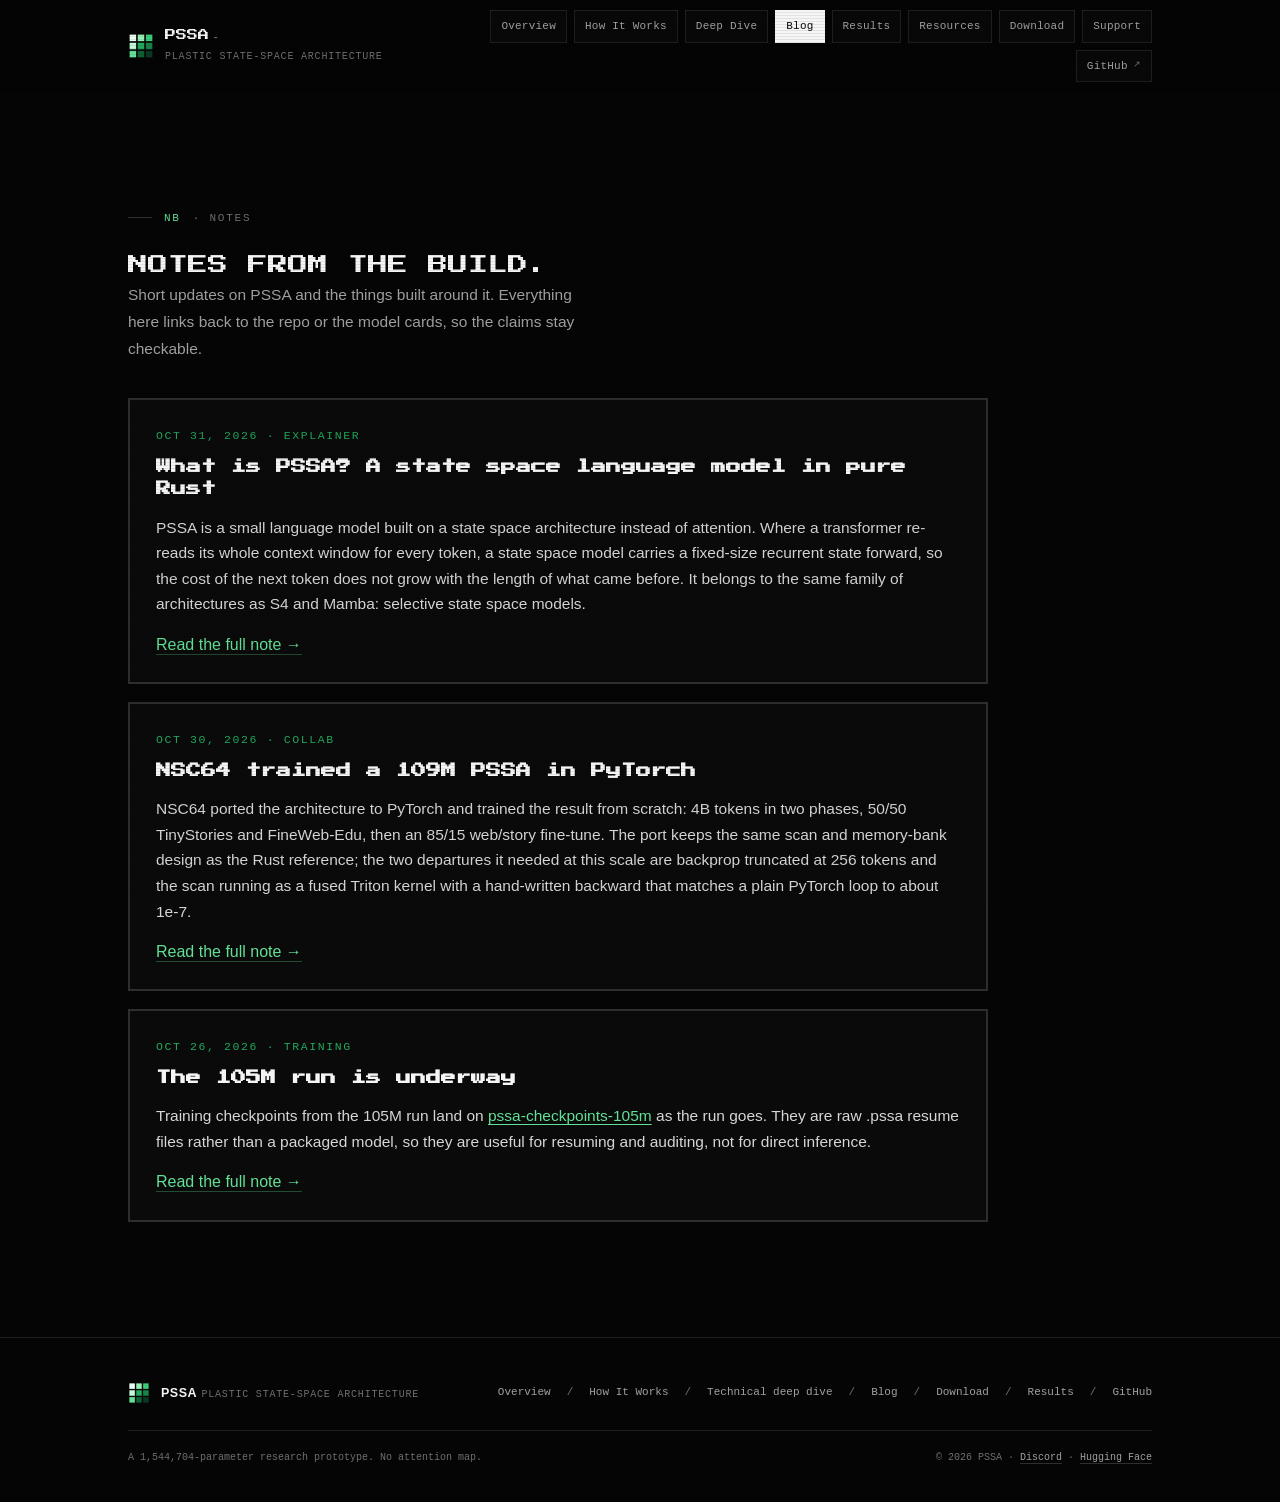
<file: blog.html>
<!DOCTYPE html>
<html lang="en">
<head>
<meta charset="utf-8">
<meta name="viewport" content="width=device-width, initial-scale=1">
<title>Blog · PSSA</title>
<meta name="description" content="Short notes on PSSA: training runs, ports, benchmarks and what is being built around the architecture.">
<meta name="theme-color" content="#050505">
<link rel="canonical" href="https://sparticle62ops.github.io/pssa/blog.html">
<meta name="keywords" content="state space model blog, training language model from scratch, Rust ML, small language model, SSM training notes, checkpoints">
<meta property="og:type" content="website">
<meta property="og:url" content="https://sparticle62ops.github.io/pssa/blog.html">
<meta property="og:image" content="https://sparticle62ops.github.io/pssa/assets/mark.png">
<meta name="twitter:card" content="summary">
<meta name="twitter:title" content="Blog · PSSA">
<meta name="twitter:description" content="Short notes on PSSA: training runs, ports, benchmarks and what is being built around the architecture.">
<meta name="twitter:image" content="https://sparticle62ops.github.io/pssa/assets/mark.png">
<meta name="robots" content="index, follow">
<meta property="og:title" content="Blog · PSSA">
<meta property="og:description" content="Short notes on PSSA: training runs, ports, benchmarks and what is being built around the architecture.">
<link rel="icon" href="data:image/svg+xml,%3Csvg xmlns='http://www.w3.org/2000/svg' viewBox='0 0 48 48'%3E%3Crect x='3' y='3' width='12' height='12' fill='%23E9FFF1'/%3E%3Crect x='18' y='3' width='12' height='12' fill='%2396EFB7'/%3E%3Crect x='33' y='3' width='12' height='12' fill='%233BCB78'/%3E%3Crect x='3' y='18' width='12' height='12' fill='%23C4F8D8'/%3E%3Crect x='18' y='18' width='12' height='12' fill='%2322A85D'/%3E%3Crect x='33' y='18' width='12' height='12' fill='%23178348'/%3E%3Crect x='3' y='33' width='12' height='12' fill='%2362E096'/%3E%3Crect x='18' y='33' width='12' height='12' fill='%23115E36'/%3E%3Crect x='33' y='33' width='12' height='12' fill='%230B3823'/%3E%3C/svg%3E">
<script>document.documentElement.classList.add('js');</script>
<link rel="stylesheet" href="assets/site.css?v=3">
<script type="application/ld+json">
{
 "@context": "https://schema.org",
 "@type": "Blog",
 "name": "PSSA build notes",
 "url": "https://sparticle62ops.github.io/pssa/blog.html"
}
</script>
</head>
<body>
<a class="skip-link" href="#main">Skip to content</a>

<header class="site-header" data-header>
  <div class="wrap header-inner">
    <a class="brand" href="index.html" aria-label="PSSA blog, back to the main site">
      <svg class="mark" viewBox="0 0 48 48" aria-hidden="true" focusable="false">
        <rect class="lg-sq" x="3" y="3" width="12" height="12"/>
        <rect class="lg-sq" x="18" y="3" width="12" height="12"/>
        <rect class="lg-sq" x="33" y="3" width="12" height="12"/>
        <rect class="lg-sq" x="3" y="18" width="12" height="12"/>
        <rect class="lg-sq" x="18" y="18" width="12" height="12"/>
        <rect class="lg-sq" x="33" y="18" width="12" height="12"/>
        <rect class="lg-sq" x="3" y="33" width="12" height="12"/>
        <rect class="lg-sq" x="18" y="33" width="12" height="12"/>
        <rect class="lg-sq" x="33" y="33" width="12" height="12"/>
      </svg>
      <span class="brand-text">
        <span class="brand-name">PSSA</span>
        <span class="brand-sep" aria-hidden="true">-</span>
        <span class="brand-sub">Plastic State-Space Architecture</span>
      </span>
    </a>
    <nav class="primary-nav" aria-label="Primary">
      <a href="index.html#overview">Overview</a>
      <a href="index.html#how">How It Works</a>
      <a href="technical.html">Deep Dive</a>
      <a href="blog.html" aria-current="page">Blog</a>
      <a href="index.html#results">Results</a>
      <a href="index.html#get">Resources</a>
      <a href="download.html">Download</a>
      <a href="donate.html">Support</a>
      <a href="https://github.com/Sparticle62ops/pssa" target="_blank" rel="noopener noreferrer">GitHub <span class="nav-arrow" aria-hidden="true">↗</span></a>
    </nav>
  </div>
  <span class="scroll-progress" aria-hidden="true" data-scroll-progress></span>
</header>

<main id="main">
  <section class="section" id="blog" aria-labelledby="blog-title">
    <div class="wrap">
      <div class="section-head reveal">
        <div>
          <p class="kicker"><span class="num">NB</span> · Notes</p>
          <h2 id="blog-title">Notes from the build.</h2>
        </div>
        <p class="section-lede">Short updates on PSSA and the things built around it. Everything here links back to the repo or the model cards, so the claims stay checkable.</p>
      </div>

      <div class="post-list">
        <article class="card post reveal">
          <p class="post-date">Oct 31, 2026 · explainer</p>
          <h3 class="post-title"><a href="posts/what-is-pssa.html">What is PSSA? A state space language model in pure Rust</a></h3>
          <div class="post-body">
            <p>PSSA is a small language model built on a state space architecture instead of attention. Where a transformer re-reads its whole context window for every token, a state space model carries a fixed-size recurrent state forward, so the cost of the next token does not grow with the length of what came before. It belongs to the same family of architectures as S4 and Mamba: selective state space models.</p>
          </div>
          <p class="post-more"><a class="text-link" href="posts/what-is-pssa.html">Read the full note →</a></p>
        </article>

        <article class="card post reveal">
          <p class="post-date">Oct 30, 2026 · collab</p>
          <h3 class="post-title"><a href="posts/nsc64-109m.html">NSC64 trained a 109M PSSA in PyTorch</a></h3>
          <div class="post-body">
            <p>NSC64 ported the architecture to PyTorch and trained the result from scratch: 4B tokens in two phases, 50/50 TinyStories and FineWeb-Edu, then an 85/15 web/story fine-tune. The port keeps the same scan and memory-bank design as the Rust reference; the two departures it needed at this scale are backprop truncated at 256 tokens and the scan running as a fused Triton kernel with a hand-written backward that matches a plain PyTorch loop to about 1e-7.</p>
          </div>
          <p class="post-more"><a class="text-link" href="posts/nsc64-109m.html">Read the full note →</a></p>
        </article>

        <article class="card post reveal">
          <p class="post-date">Oct 26, 2026 · training</p>
          <h3 class="post-title"><a href="posts/105m-run.html">The 105M run is underway</a></h3>
          <div class="post-body">
            <p>Training checkpoints from the 105M run land on <a href="https://huggingface.co/sparticle62/pssa-checkpoints-105m">pssa-checkpoints-105m</a> as the run goes. They are raw .pssa resume files rather than a packaged model, so they are useful for resuming and auditing, not for direct inference.</p>
          </div>
          <p class="post-more"><a class="text-link" href="posts/105m-run.html">Read the full note →</a></p>
        </article>


      </div>
    </div>
  </section>
</main>

<footer class="site-footer">
  <div class="wrap">
    <div class="footer-top">
      <div class="footer-brand">
        <svg class="mark mark-static" viewBox="0 0 48 48" aria-hidden="true" focusable="false">
          <rect class="lg-sq" x="3" y="3" width="12" height="12"/>
          <rect class="lg-sq" x="18" y="3" width="12" height="12"/>
          <rect class="lg-sq" x="33" y="3" width="12" height="12"/>
          <rect class="lg-sq" x="3" y="18" width="12" height="12"/>
          <rect class="lg-sq" x="18" y="18" width="12" height="12"/>
          <rect class="lg-sq" x="33" y="18" width="12" height="12"/>
          <rect class="lg-sq" x="3" y="33" width="12" height="12"/>
          <rect class="lg-sq" x="18" y="33" width="12" height="12"/>
          <rect class="lg-sq" x="33" y="33" width="12" height="12"/>
        </svg>
        <span class="footer-wordmark"><strong>PSSA</strong><span>Plastic State-Space Architecture</span></span>
      </div>
      <nav class="footer-nav" aria-label="Footer">
        <a href="index.html#overview">Overview</a><span class="sep" aria-hidden="true">/</span>
        <a href="index.html#how">How It Works</a><span class="sep" aria-hidden="true">/</span>
        <a href="technical.html">Technical deep dive</a><span class="sep" aria-hidden="true">/</span>
        <a href="blog.html">Blog</a><span class="sep" aria-hidden="true">/</span>
        <a href="download.html">Download</a><span class="sep" aria-hidden="true">/</span>
        <a href="index.html#results">Results</a><span class="sep" aria-hidden="true">/</span>
        <a href="https://github.com/Sparticle62ops/pssa" target="_blank" rel="noopener noreferrer">GitHub</a>
      </nav>
    </div>
    <div class="footer-bottom">
      <span>A 1,544,704-parameter research prototype. No attention map.</span>
      <span>© 2026 PSSA · <a href="https://discord.gg/9sqfKeqWYF" target="_blank" rel="noopener noreferrer">Discord</a> · <a href="https://huggingface.co/sparticle62/pssa" target="_blank" rel="noopener noreferrer">Hugging Face</a></span>
    </div>
  </div>
</footer>

<script src="assets/site.js"></script>
<script src="assets/index.js"></script>
</body>
</html>
</file>
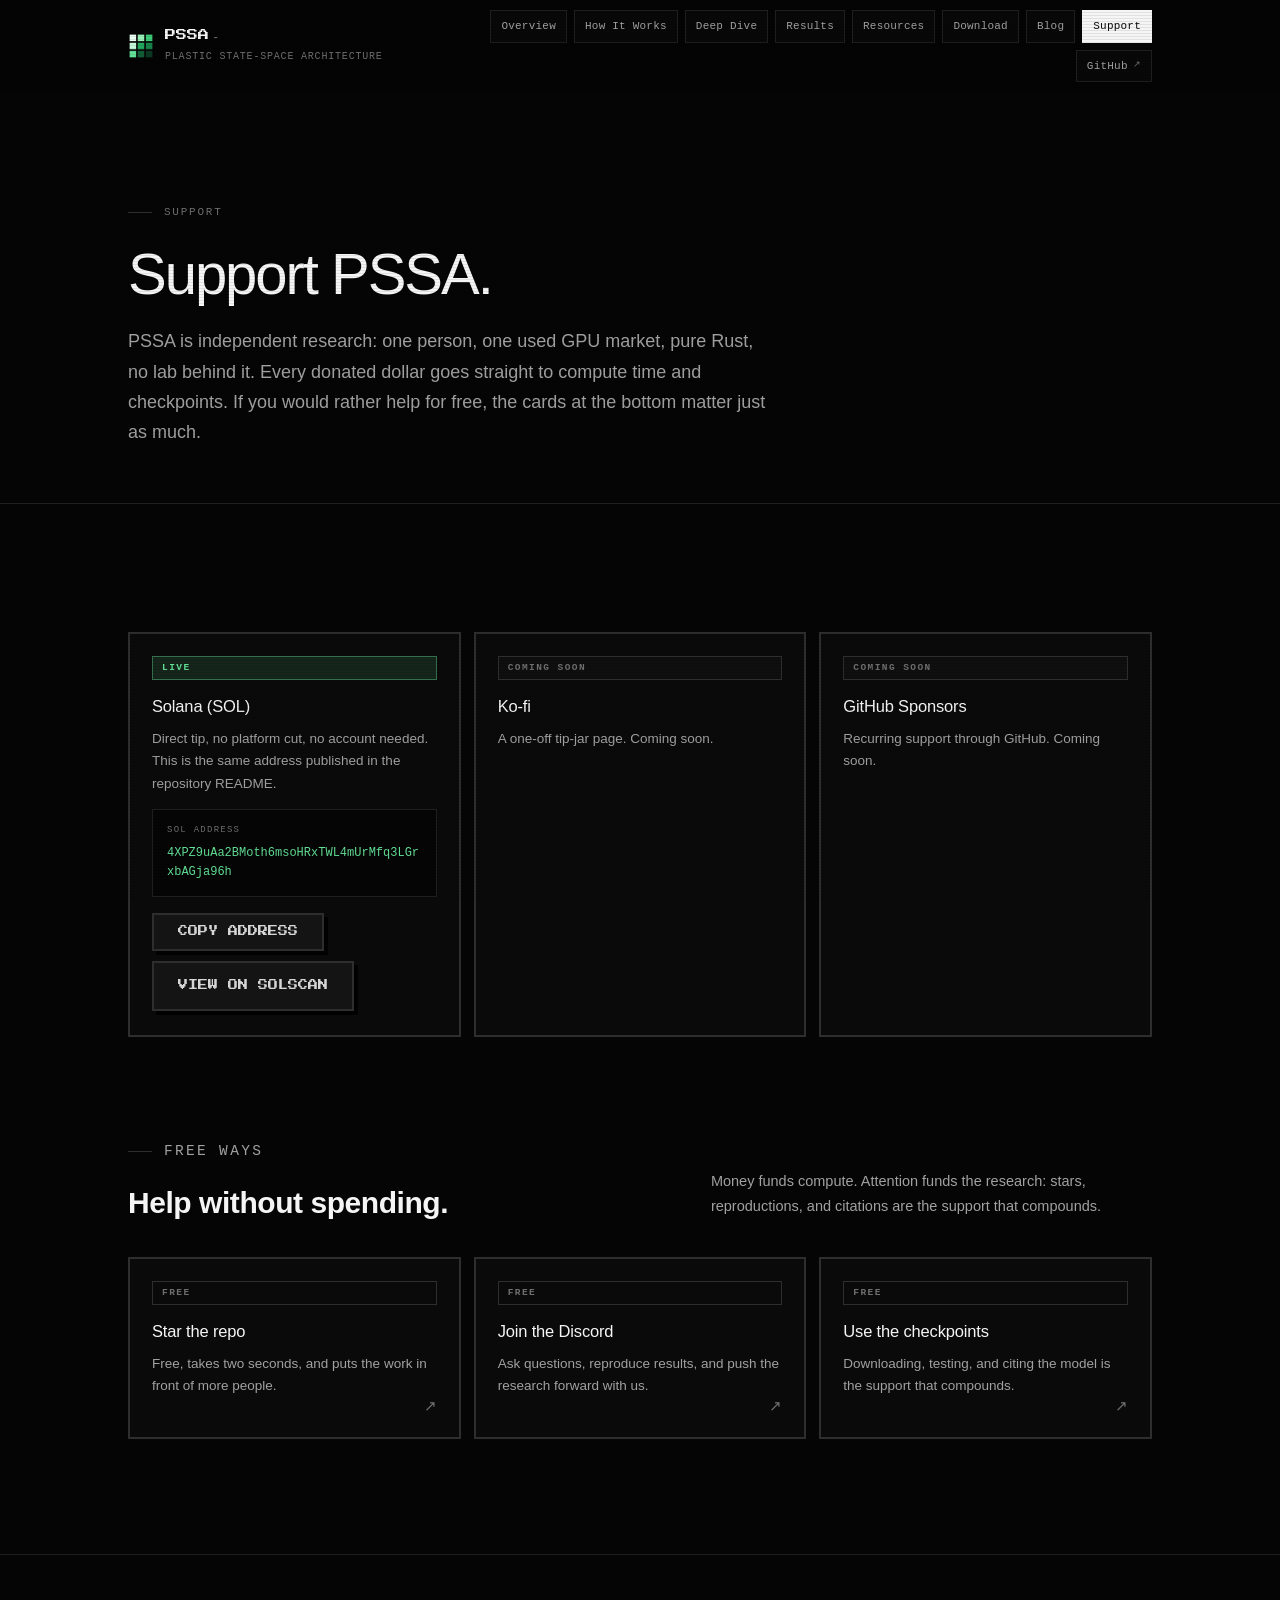
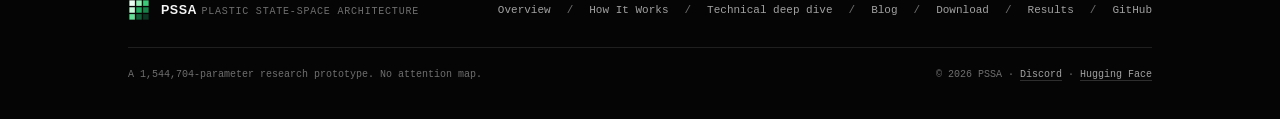
<file: donate.html>
<!DOCTYPE html>
<html lang="en">
<head>
<meta charset="utf-8">
<meta name="viewport" content="width=device-width, initial-scale=1">
<title>PSSA — Support</title>
<meta name="description" content="Support PSSA: Solana tips fund GPU time and checkpoints. Free ways to help too.">
<meta name="theme-color" content="#050505">
<link rel="canonical" href="https://sparticle62ops.github.io/pssa/donate.html">
<meta name="keywords" content="support open source AI research, donate GPU compute, sponsor machine learning research, PSSA">
<meta property="og:type" content="website">
<meta property="og:url" content="https://sparticle62ops.github.io/pssa/donate.html">
<meta property="og:image" content="https://sparticle62ops.github.io/pssa/assets/mark.png">
<meta name="twitter:card" content="summary">
<meta name="twitter:title" content="PSSA — Support">
<meta name="twitter:description" content="Support PSSA: Solana tips fund GPU time and checkpoints. Free ways to help too.">
<meta name="twitter:image" content="https://sparticle62ops.github.io/pssa/assets/mark.png">
<meta name="robots" content="index, follow">
<meta property="og:title" content="PSSA — Support">
<meta property="og:description" content="Independent research, pure Rust, no lab. SOL tips fund compute time and checkpoints; the free ways to help matter just as much.">
<link rel="icon" href="data:image/svg+xml,%3Csvg xmlns='http://www.w3.org/2000/svg' viewBox='0 0 48 48'%3E%3Crect x='3' y='3' width='12' height='12' fill='%23E9FFF1'/%3E%3Crect x='18' y='3' width='12' height='12' fill='%2396EFB7'/%3E%3Crect x='33' y='3' width='12' height='12' fill='%233BCB78'/%3E%3Crect x='3' y='18' width='12' height='12' fill='%23C4F8D8'/%3E%3Crect x='18' y='18' width='12' height='12' fill='%2322A85D'/%3E%3Crect x='33' y='18' width='12' height='12' fill='%23178348'/%3E%3Crect x='3' y='33' width='12' height='12' fill='%2362E096'/%3E%3Crect x='18' y='33' width='12' height='12' fill='%23115E36'/%3E%3Crect x='33' y='33' width='12' height='12' fill='%230B3823'/%3E%3C/svg%3E">
<script>document.documentElement.classList.add('js');</script>
<link rel="stylesheet" href="assets/site.css?v=3">
</head>
<body>
<a class="skip-link" href="#main">Skip to content</a>

<header class="site-header" data-header>
  <div class="wrap header-inner">
    <a class="brand" href="#top" aria-label="PSSA — Plastic State-Space Architecture, back to top">
      <svg class="mark" viewBox="0 0 48 48" aria-hidden="true" focusable="false">
        <rect class="lg-sq" x="3" y="3" width="12" height="12"/>
        <rect class="lg-sq" x="18" y="3" width="12" height="12"/>
        <rect class="lg-sq" x="33" y="3" width="12" height="12"/>
        <rect class="lg-sq" x="3" y="18" width="12" height="12"/>
        <rect class="lg-sq" x="18" y="18" width="12" height="12"/>
        <rect class="lg-sq" x="33" y="18" width="12" height="12"/>
        <rect class="lg-sq" x="3" y="33" width="12" height="12"/>
        <rect class="lg-sq" x="18" y="33" width="12" height="12"/>
        <rect class="lg-sq" x="33" y="33" width="12" height="12"/>
      </svg>
      <span class="brand-text">
        <span class="brand-name">PSSA</span>
        <span class="brand-sep" aria-hidden="true">-</span>
        <span class="brand-sub">Plastic State-Space Architecture</span>
      </span>
    </a>
    <nav class="primary-nav" aria-label="Primary">
      <a href="index.html#overview">Overview</a>
      <a href="index.html#how">How It Works</a>
      <a href="technical.html">Deep Dive</a>
      <a href="index.html#results">Results</a>
      <a href="index.html#get">Resources</a>
      <a href="download.html">Download</a>
      <a href="blog.html">Blog</a>
      <a href="#top" aria-current="page">Support</a>
      <a href="https://github.com/Sparticle62ops/pssa" target="_blank" rel="noopener noreferrer">GitHub <span class="nav-arrow" aria-hidden="true">↗</span></a>
    </nav>
  </div>
  <span class="scroll-progress" aria-hidden="true" data-scroll-progress></span>
</header>

<main id="main">
  <section class="donate-hero" id="top" aria-labelledby="hero-title">
    <div class="wrap">
      <p class="kicker">Support</p>
      <h1 id="hero-title">Support PSSA.</h1>
      <p class="hero-lede">PSSA is independent research: one person, one used GPU market, pure Rust, no lab behind it. Every donated dollar goes straight to compute time and checkpoints. If you would rather help for free, the cards at the bottom matter just as much.</p>
    </div>
  </section>

  <section class="section-continued">
    <div class="wrap">
      <div class="donate-grid">
        <article class="donate-card card reveal">
          <span class="badge live">Live</span>
          <h3>Solana (SOL)</h3>
          <p>Direct tip, no platform cut, no account needed. This is the same address published in the repository README.</p>
          <div class="addr">
            <span class="lbl">SOL address</span>
            <span id="sol-addr">4XPZ9uAa2BMoth6msoHRxTWL4mUrMfq3LGrxbAGja96h</span>
          </div>
          <div class="row">
            <button class="btn btn-ghost copy-btn" id="copy-sol" type="button">Copy address</button>
            <a class="btn btn-ghost" href="https://solscan.io/account/4XPZ9uAa2BMoth6msoHRxTWL4mUrMfq3LGrxbAGja96h" target="_blank" rel="noopener noreferrer">View on Solscan</a>
          </div>
        </article>

        <article class="donate-card card pending reveal">
          <span class="badge pending">Coming soon</span>
          <h3>Ko-fi</h3>
          <p>A one-off tip-jar page. Coming soon.</p>
        </article>

        <article class="donate-card card pending reveal">
          <span class="badge pending">Coming soon</span>
          <h3>GitHub Sponsors</h3>
          <p>Recurring support through GitHub. Coming soon.</p>
        </article>
      </div>

      <div class="subhead reveal" style="margin-top:clamp(64px, 8vw, 104px)">
        <div>
          <p class="kicker">Free ways</p>
          <h3>Help without spending.</h3>
        </div>
        <p>Money funds compute. Attention funds the research: stars, reproductions, and citations are the support that compounds.</p>
      </div>

      <div class="donate-grid">
        <a class="donate-card card link reveal" href="https://github.com/Sparticle62ops/pssa" target="_blank" rel="noopener noreferrer" aria-label="Star the PSSA repository on GitHub, opens in a new tab">
          <span class="badge">Free</span>
          <h3>Star the repo</h3>
          <p>Free, takes two seconds, and puts the work in front of more people.</p>
          <span class="card-arrow" aria-hidden="true">↗</span>
        </a>
        <a class="donate-card card link reveal" href="https://discord.gg/9sqfKeqWYF" target="_blank" rel="noopener noreferrer" aria-label="Join the PSSA Discord, opens in a new tab">
          <span class="badge">Free</span>
          <h3>Join the Discord</h3>
          <p>Ask questions, reproduce results, and push the research forward with us.</p>
          <span class="card-arrow" aria-hidden="true">↗</span>
        </a>
        <a class="donate-card card link reveal" href="https://huggingface.co/sparticle62/pssa" target="_blank" rel="noopener noreferrer" aria-label="Download the PSSA checkpoints on Hugging Face, opens in a new tab">
          <span class="badge">Free</span>
          <h3>Use the checkpoints</h3>
          <p>Downloading, testing, and citing the model is the support that compounds.</p>
          <span class="card-arrow" aria-hidden="true">↗</span>
        </a>
      </div>
    </div>
  </section>
</main>

<footer class="site-footer">
  <div class="wrap">
    <div class="footer-top">
      <div class="footer-brand">
        <svg class="mark mark-static" viewBox="0 0 48 48" aria-hidden="true" focusable="false">
          <rect class="lg-sq" x="3" y="3" width="12" height="12"/>
          <rect class="lg-sq" x="18" y="3" width="12" height="12"/>
          <rect class="lg-sq" x="33" y="3" width="12" height="12"/>
          <rect class="lg-sq" x="3" y="18" width="12" height="12"/>
          <rect class="lg-sq" x="18" y="18" width="12" height="12"/>
          <rect class="lg-sq" x="33" y="18" width="12" height="12"/>
          <rect class="lg-sq" x="3" y="33" width="12" height="12"/>
          <rect class="lg-sq" x="18" y="33" width="12" height="12"/>
          <rect class="lg-sq" x="33" y="33" width="12" height="12"/>
        </svg>
        <span class="footer-wordmark"><strong>PSSA</strong><span>Plastic State-Space Architecture</span></span>
      </div>
      <nav class="footer-nav" aria-label="Footer">
        <a href="index.html#overview">Overview</a><span class="sep" aria-hidden="true">/</span>
        <a href="index.html#how">How It Works</a><span class="sep" aria-hidden="true">/</span>
        <a href="technical.html">Technical deep dive</a><span class="sep" aria-hidden="true">/</span>
        <a href="blog.html">Blog</a><span class="sep" aria-hidden="true">/</span>
        <a href="download.html">Download</a><span class="sep" aria-hidden="true">/</span>
        <a href="index.html#results">Results</a><span class="sep" aria-hidden="true">/</span>
        <a href="https://github.com/Sparticle62ops/pssa" target="_blank" rel="noopener noreferrer">GitHub</a>
      </nav>
    </div>
    <div class="footer-bottom">
      <span>A 1,544,704-parameter research prototype. No attention map.</span>
      <span>© 2026 PSSA · <a href="https://discord.gg/9sqfKeqWYF" target="_blank" rel="noopener noreferrer">Discord</a> · <a href="https://huggingface.co/sparticle62/pssa" target="_blank" rel="noopener noreferrer">Hugging Face</a></span>
    </div>
  </div>
</footer>

<script src="assets/site.js"></script>
<script src="assets/donate.js"></script>
</body>
</html>
</file>
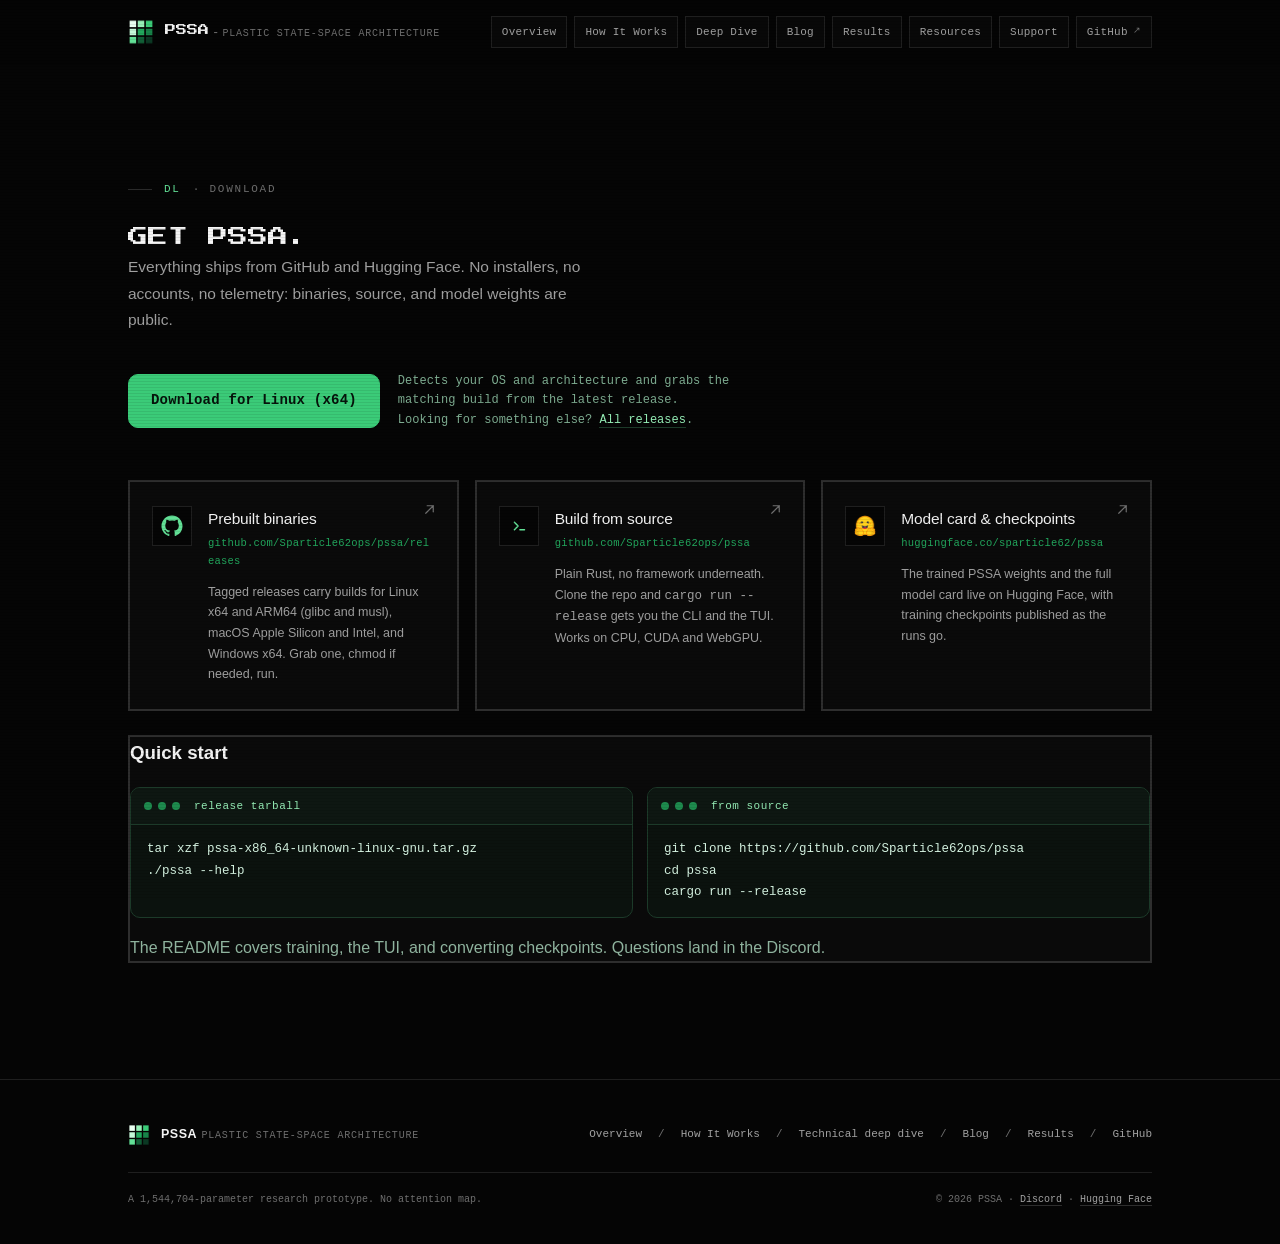
<file: download.html>
<!DOCTYPE html>
<html lang="en">
<head>
<meta charset="utf-8">
<meta name="viewport" content="width=device-width, initial-scale=1">
<title>Download · PSSA</title>
<meta name="description" content="Download PSSA: prebuilt release binaries for Linux, macOS and Windows, build from source, and model weights on Hugging Face.">
<meta name="theme-color" content="#050505">
<link rel="canonical" href="https://sparticle62ops.github.io/pssa/download.html">
<meta name="keywords" content="state space model, PSSA, Rust language model, download, release binaries">
<meta property="og:type" content="website">
<meta property="og:url" content="https://sparticle62ops.github.io/pssa/download.html">
<meta property="og:image" content="https://sparticle62ops.github.io/pssa/assets/mark.png">
<meta name="twitter:card" content="summary">
<meta name="twitter:title" content="Download · PSSA">
<meta name="twitter:description" content="Download PSSA: prebuilt release binaries for Linux, macOS and Windows, build from source, and model weights on Hugging Face.">
<meta name="twitter:image" content="https://sparticle62ops.github.io/pssa/assets/mark.png">
<meta name="robots" content="index, follow">
<meta property="og:title" content="Download · PSSA">
<meta property="og:description" content="Download PSSA: prebuilt release binaries for Linux, macOS and Windows, build from source, and model weights on Hugging Face.">
<link rel="icon" href="data:image/svg+xml,%3Csvg xmlns='http://www.w3.org/2000/svg' viewBox='0 0 48 48'%3E%3Crect x='3' y='3' width='12' height='12' fill='%23E9FFF1'/%3E%3Crect x='18' y='3' width='12' height='12' fill='%2396EFB7'/%3E%3Crect x='33' y='3' width='12' height='12' fill='%233BCB78'/%3E%3Crect x='3' y='18' width='12' height='12' fill='%23C4F8D8'/%3E%3Crect x='18' y='18' width='12' height='12' fill='%2322A85D'/%3E%3Crect x='33' y='18' width='12' height='12' fill='%23178348'/%3E%3Crect x='3' y='33' width='12' height='12' fill='%2362E096'/%3E%3Crect x='18' y='33' width='12' height='12' fill='%23115E36'/%3E%3Crect x='33' y='33' width='12' height='12' fill='%230B3823'/%3E%3C/svg%3E">
<script>document.documentElement.classList.add('js');</script>
<link rel="stylesheet" href="assets/site.css">
<script type="application/ld+json">
{
 "@context": "https://schema.org",
 "@type": "WebPage",
 "name": "Download · PSSA",
 "url": "https://sparticle62ops.github.io/pssa/download.html"
}
</script>
</head>
<body>
<a class="skip-link" href="#main">Skip to content</a>

<header class="site-header" data-header>
  <div class="wrap header-inner">
    <a class="brand" href="index.html" aria-label="PSSA blog, back to the main site">
      <svg class="mark" viewBox="0 0 48 48" aria-hidden="true" focusable="false">
        <rect class="lg-sq" x="3" y="3" width="12" height="12"/>
        <rect class="lg-sq" x="18" y="3" width="12" height="12"/>
        <rect class="lg-sq" x="33" y="3" width="12" height="12"/>
        <rect class="lg-sq" x="3" y="18" width="12" height="12"/>
        <rect class="lg-sq" x="18" y="18" width="12" height="12"/>
        <rect class="lg-sq" x="33" y="18" width="12" height="12"/>
        <rect class="lg-sq" x="3" y="33" width="12" height="12"/>
        <rect class="lg-sq" x="18" y="33" width="12" height="12"/>
        <rect class="lg-sq" x="33" y="33" width="12" height="12"/>
      </svg>
      <span class="brand-text">
        <span class="brand-name">PSSA</span>
        <span class="brand-sep" aria-hidden="true">-</span>
        <span class="brand-sub">Plastic State-Space Architecture</span>
      </span>
    </a>
    <nav class="primary-nav" aria-label="Primary">
      <a href="index.html#overview">Overview</a>
      <a href="index.html#how">How It Works</a>
      <a href="technical.html">Deep Dive</a>
      <a href="blog.html">Blog</a>
      <a href="index.html#results">Results</a>
      <a href="index.html#get">Resources</a>
      <a href="donate.html">Support</a>
      <a href="https://github.com/Sparticle62ops/pssa" target="_blank" rel="noopener noreferrer">GitHub <span class="nav-arrow" aria-hidden="true">↗</span></a>
    </nav>
  </div>
  <span class="scroll-progress" aria-hidden="true" data-scroll-progress></span>
</header>

<main id="main">
  <section class="section" id="get" aria-labelledby="get-title">
    <div class="wrap">
      <div class="section-head reveal">
        <div>
          <p class="kicker"><span class="num">DL</span> · Download</p>
          <h2 id="get-title">Get PSSA.</h2>
        </div>
        <p class="section-lede">Everything ships from GitHub and Hugging Face. No installers, no accounts, no telemetry: binaries, source, and model weights are public.</p>
      </div>

      <div class="dl-cta reveal">
        <a class="dl-btn" id="dl-btn" href="https://github.com/Sparticle62ops/pssa/releases" target="_blank" rel="noopener noreferrer">Download for <span id="dl-platform">your platform</span></a>
        <p class="dl-sub">Detects your OS and architecture and grabs the matching build from the latest release. Looking for something else? <a href="https://github.com/Sparticle62ops/pssa/releases" target="_blank" rel="noopener noreferrer">All releases</a>.</p>
      </div>

      <div class="resource-grid reveal">
        <a class="resource card card-hover" href="https://github.com/Sparticle62ops/pssa/releases" target="_blank" rel="noopener noreferrer" aria-label="Prebuilt PSSA binaries on GitHub releases, opens in a new tab">
          <span class="resource-icon" aria-hidden="true"><svg viewBox="0 0 24 24" fill="currentColor" focusable="false"><path d="M12 .5C5.65.5.5 5.65.5 12c0 5.08 3.29 9.39 7.86 10.91.58.11.79-.25.79-.56 0-.28-.01-1.02-.02-2-3.2.7-3.88-1.54-3.88-1.54-.52-1.33-1.28-1.68-1.28-1.68-1.05-.72.08-.71.08-.71 1.16.08 1.77 1.19 1.77 1.19 1.03 1.77 2.7 1.26 3.36.96.1-.75.4-1.26.73-1.55-2.55-.29-5.24-1.28-5.24-5.68 0-1.26.45-2.28 1.19-3.09-.12-.29-.52-1.46.11-3.05 0 0 .97-.31 3.18 1.18a11.1 11.1 0 0 1 5.79 0c2.2-1.49 3.17-1.18 3.17-1.18.63 1.59.23 2.76.11 3.05.74.81 1.19 1.83 1.19 3.09 0 4.41-2.69 5.38-5.25 5.67.41.35.77 1.05.77 2.12 0 1.53-.01 2.76-.01 3.14 0 .31.21.67.8.56A11.51 11.51 0 0 0 23.5 12C23.5 5.65 18.35.5 12 .5Z"/></svg></span>
          <div class="resource-copy">
            <h3>Prebuilt binaries</h3>
            <span class="resource-handle">github.com/Sparticle62ops/pssa/releases</span>
            <p>Tagged releases carry builds for Linux x64 and ARM64 (glibc and musl), macOS Apple Silicon and Intel, and Windows x64. Grab one, chmod if needed, run.</p>
          </div>
          <svg class="resource-arrow" viewBox="0 0 16 16" fill="none" aria-hidden="true"><path d="M4 12 12 4M5.5 4H12v6.5" stroke="currentColor" stroke-width="1.3" stroke-linecap="round" stroke-linejoin="round"/></svg>
        </a>

        <a class="resource card card-hover" href="https://github.com/Sparticle62ops/pssa" target="_blank" rel="noopener noreferrer" aria-label="PSSA source code on GitHub, opens in a new tab">
          <span class="resource-icon" aria-hidden="true"><svg viewBox="0 0 24 24" fill="none" stroke="currentColor" stroke-width="1.6" focusable="false"><path d="M7 8l4 4-4 4M13 16h5" stroke-linecap="round" stroke-linejoin="round"/></svg></span>
          <div class="resource-copy">
            <h3>Build from source</h3>
            <span class="resource-handle">github.com/Sparticle62ops/pssa</span>
            <p>Plain Rust, no framework underneath. Clone the repo and <code>cargo run --release</code> gets you the CLI and the TUI. Works on CPU, CUDA and WebGPU.</p>
          </div>
          <svg class="resource-arrow" viewBox="0 0 16 16" fill="none" aria-hidden="true"><path d="M4 12 12 4M5.5 4H12v6.5" stroke="currentColor" stroke-width="1.3" stroke-linecap="round" stroke-linejoin="round"/></svg>
        </a>

        <a class="resource card card-hover" href="https://huggingface.co/sparticle62/pssa" target="_blank" rel="noopener noreferrer" aria-label="PSSA weights and model card on Hugging Face, opens in a new tab">
          <span class="resource-icon" aria-hidden="true"><img class="hf-emoji" src="assets/hf-emoji.png" alt="" width="22" height="22"></span>
          <div class="resource-copy">
            <h3>Model card &amp; checkpoints</h3>
            <span class="resource-handle">huggingface.co/sparticle62/pssa</span>
            <p>The trained PSSA weights and the full model card live on Hugging Face, with training checkpoints published as the runs go.</p>
          </div>
          <svg class="resource-arrow" viewBox="0 0 16 16" fill="none" aria-hidden="true"><path d="M4 12 12 4M5.5 4H12v6.5" stroke="currentColor" stroke-width="1.3" stroke-linecap="round" stroke-linejoin="round"/></svg>
        </a>
      </div>

      <div class="card reveal" style="margin-top:24px">
        <h3 class="h-like">Quick start</h3>
        <div class="term-grid">
          <div class="term">
            <div class="term-bar"><span class="term-dot"></span><span class="term-dot"></span><span class="term-dot"></span><span class="term-title">release tarball</span></div>
            <pre><code>tar xzf pssa-x86_64-unknown-linux-gnu.tar.gz
./pssa --help</code></pre>
          </div>
          <div class="term">
            <div class="term-bar"><span class="term-dot"></span><span class="term-dot"></span><span class="term-dot"></span><span class="term-title">from source</span></div>
            <pre><code>git clone https://github.com/Sparticle62ops/pssa
cd pssa
cargo run --release</code></pre>
          </div>
        </div>
        <p class="qs-note">The README covers training, the TUI, and converting checkpoints. Questions land in the <a href="https://discord.gg/9sqfKeqWYF" target="_blank" rel="noopener noreferrer">Discord</a>.</p>
      </div>
    </div>
  </section>
</main>

<footer class="site-footer">
  <div class="wrap">
    <div class="footer-top">
      <div class="footer-brand">
        <svg class="mark mark-static" viewBox="0 0 48 48" aria-hidden="true" focusable="false">
          <rect class="lg-sq" x="3" y="3" width="12" height="12"/>
          <rect class="lg-sq" x="18" y="3" width="12" height="12"/>
          <rect class="lg-sq" x="33" y="3" width="12" height="12"/>
          <rect class="lg-sq" x="3" y="18" width="12" height="12"/>
          <rect class="lg-sq" x="18" y="18" width="12" height="12"/>
          <rect class="lg-sq" x="33" y="18" width="12" height="12"/>
          <rect class="lg-sq" x="3" y="33" width="12" height="12"/>
          <rect class="lg-sq" x="18" y="33" width="12" height="12"/>
          <rect class="lg-sq" x="33" y="33" width="12" height="12"/>
        </svg>
        <span class="footer-wordmark"><strong>PSSA</strong><span>Plastic State-Space Architecture</span></span>
      </div>
      <nav class="footer-nav" aria-label="Footer">
        <a href="index.html#overview">Overview</a><span class="sep" aria-hidden="true">/</span>
        <a href="index.html#how">How It Works</a><span class="sep" aria-hidden="true">/</span>
        <a href="technical.html">Technical deep dive</a><span class="sep" aria-hidden="true">/</span>
        <a href="blog.html">Blog</a><span class="sep" aria-hidden="true">/</span>
        <a href="index.html#results">Results</a><span class="sep" aria-hidden="true">/</span>
        <a href="https://github.com/Sparticle62ops/pssa" target="_blank" rel="noopener noreferrer">GitHub</a>
      </nav>
    </div>
    <div class="footer-bottom">
      <span>A 1,544,704-parameter research prototype. No attention map.</span>
      <span>© 2026 PSSA · <a href="https://discord.gg/9sqfKeqWYF" target="_blank" rel="noopener noreferrer">Discord</a> · <a href="https://huggingface.co/sparticle62/pssa" target="_blank" rel="noopener noreferrer">Hugging Face</a></span>
    </div>
  </div>
</footer>

<script src="assets/site.js"></script>
<script src="assets/index.js"></script>
<script>
(function () {
  var ua = navigator.userAgent;
  var os = /Windows/i.test(ua) ? "Windows" : /Mac|iPhone|iPad/i.test(ua) ? "macOS" : /Linux|X11/i.test(ua) ? "Linux" : null;
  var arm = /arm64|aarch64/i.test(ua);
  var label = os ? os + " (" + (os === "Windows" ? "x64" : arm ? "ARM64" : "x64") + ")" : "your platform";
  var el = document.getElementById("dl-platform");
  if (el) el.textContent = label;
  var want = os === "Windows" ? "windows" : os === "macOS" ? "darwin" : os === "Linux" ? "linux" : null;
  var archTok = arm ? "aarch64" : "x86_64";
  if (want && window.fetch) {
    fetch("https://api.github.com/repos/Sparticle62ops/pssa/releases/latest").then(function (r) { return r.json(); }).then(function (rel) {
      var assets = rel.assets || [];
      var hit = null;
      for (var i = 0; i < assets.length; i++) {
        if (assets[i].name.indexOf(want) >= 0 && assets[i].name.indexOf(archTok) >= 0) { hit = assets[i]; break; }
      }
      if (hit) document.getElementById("dl-btn").href = hit.browser_download_url;
    }).catch(function () {});
  }
})();
</script>
</body>
</html>
</file>
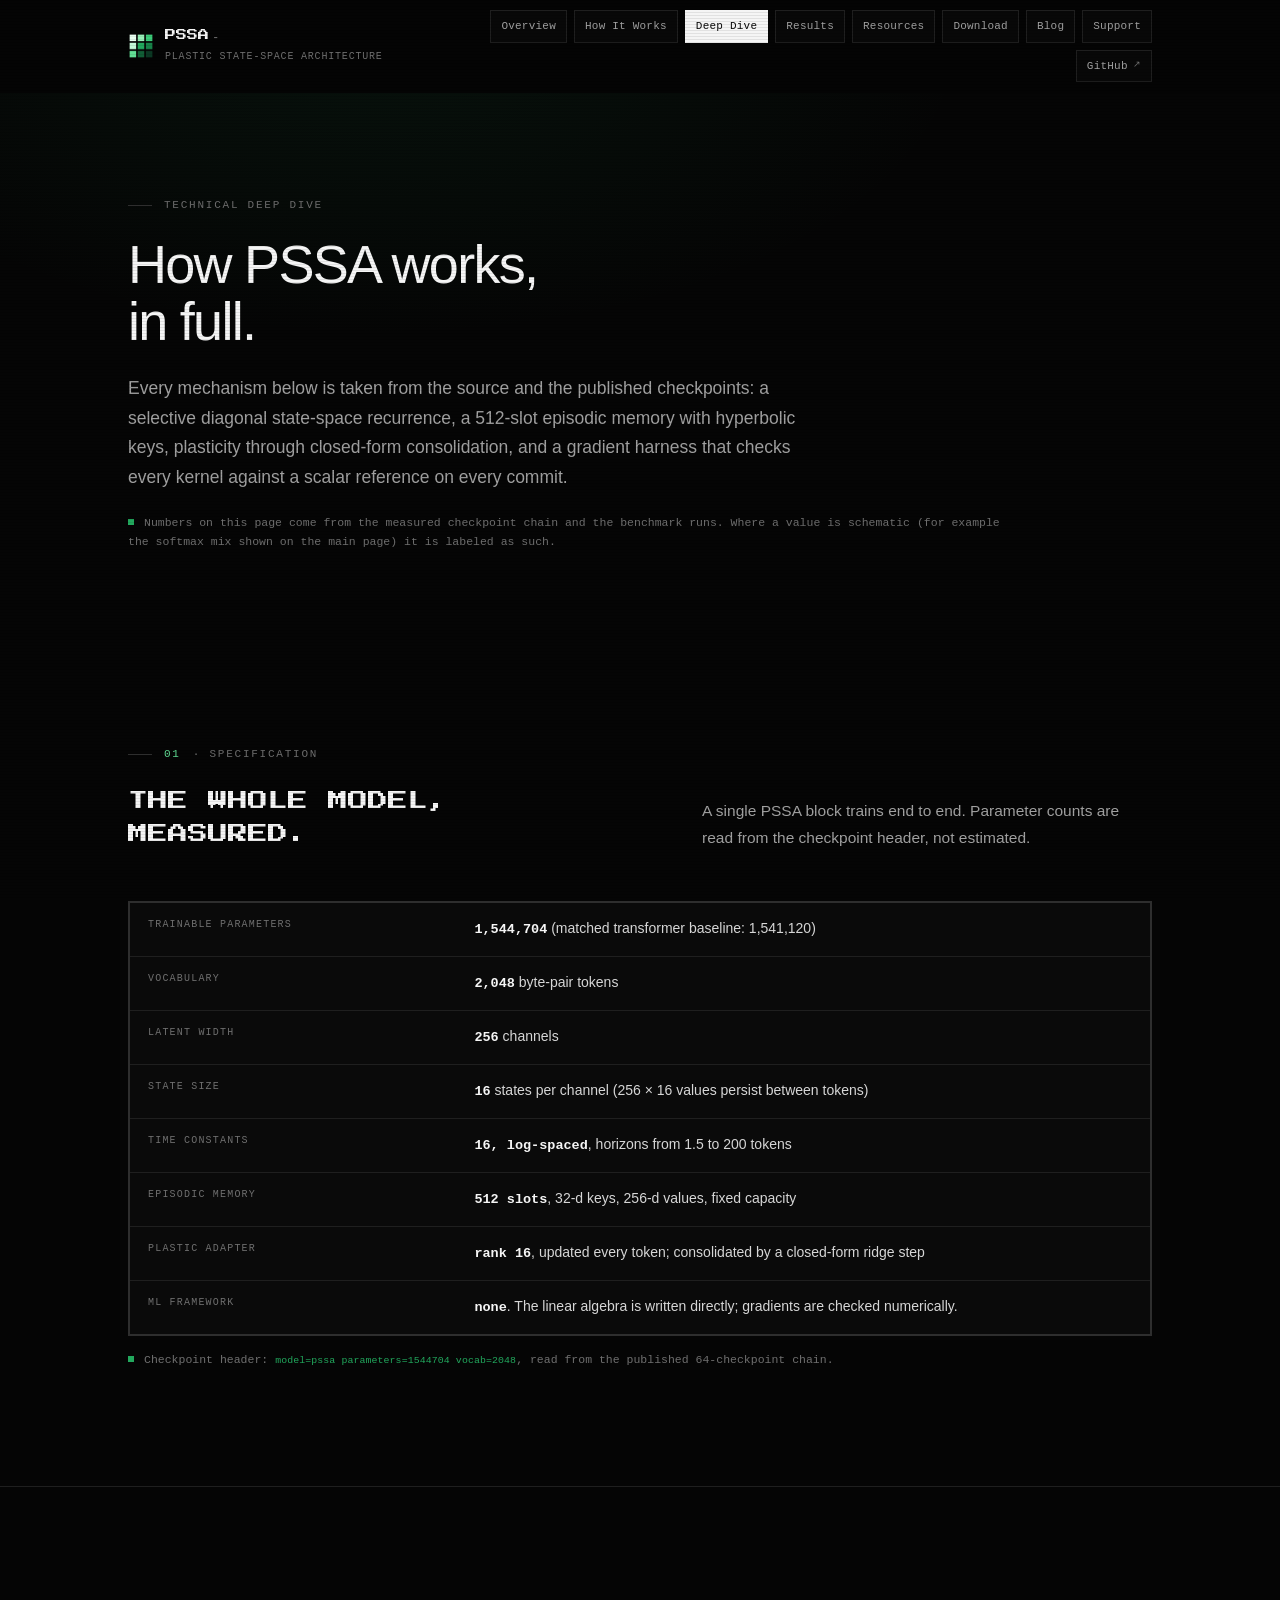
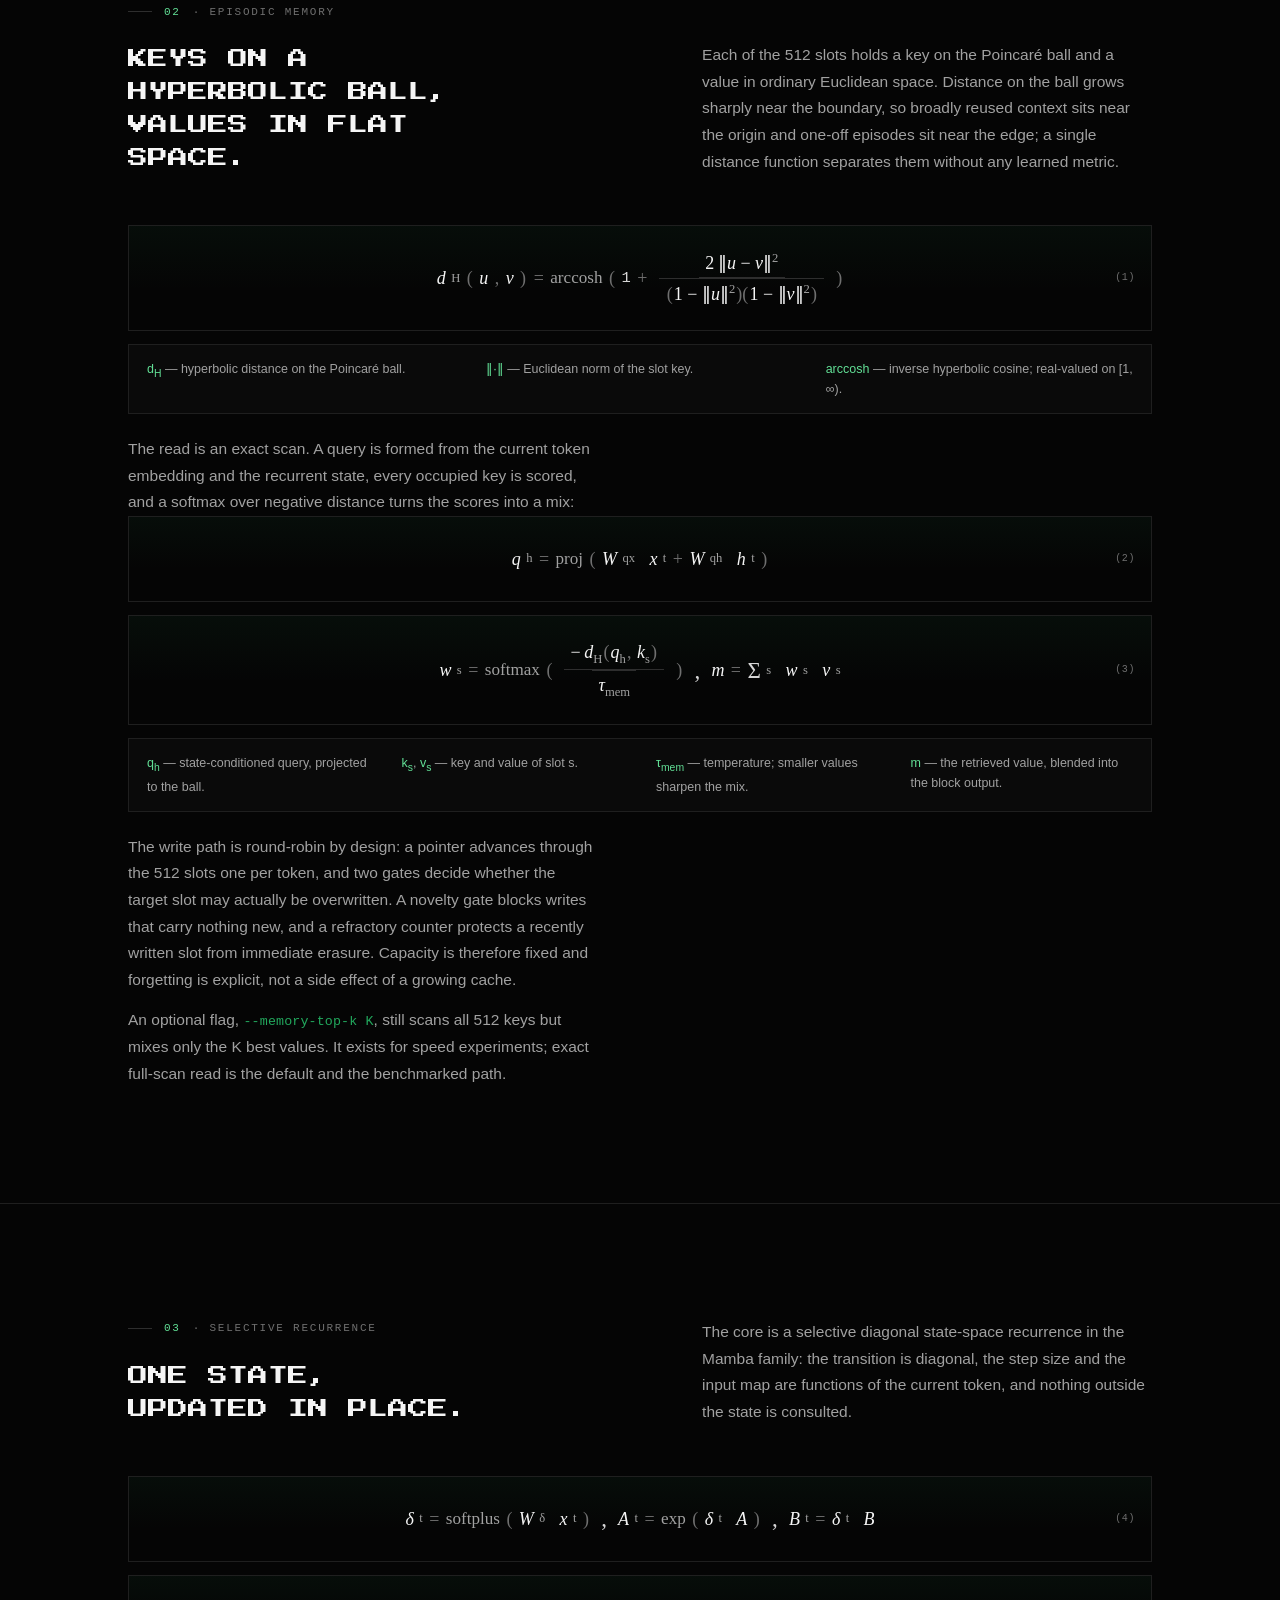
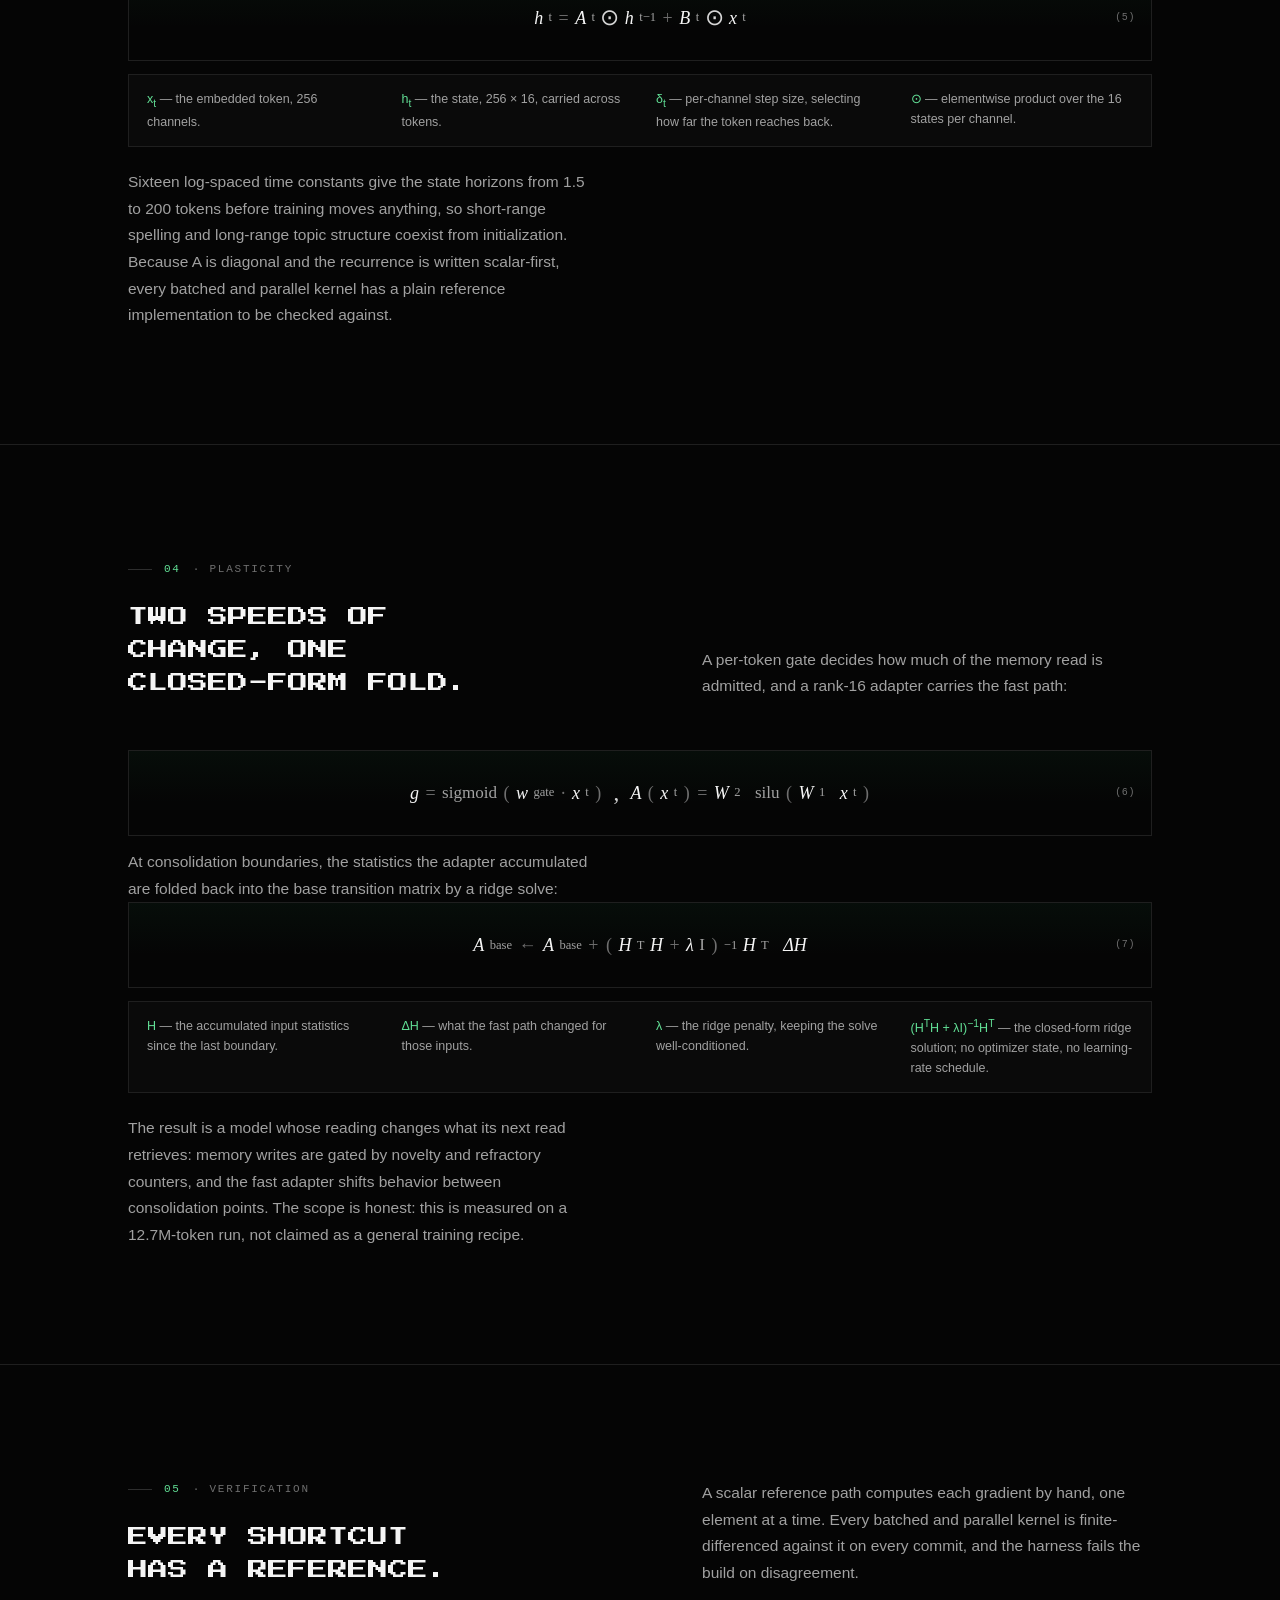
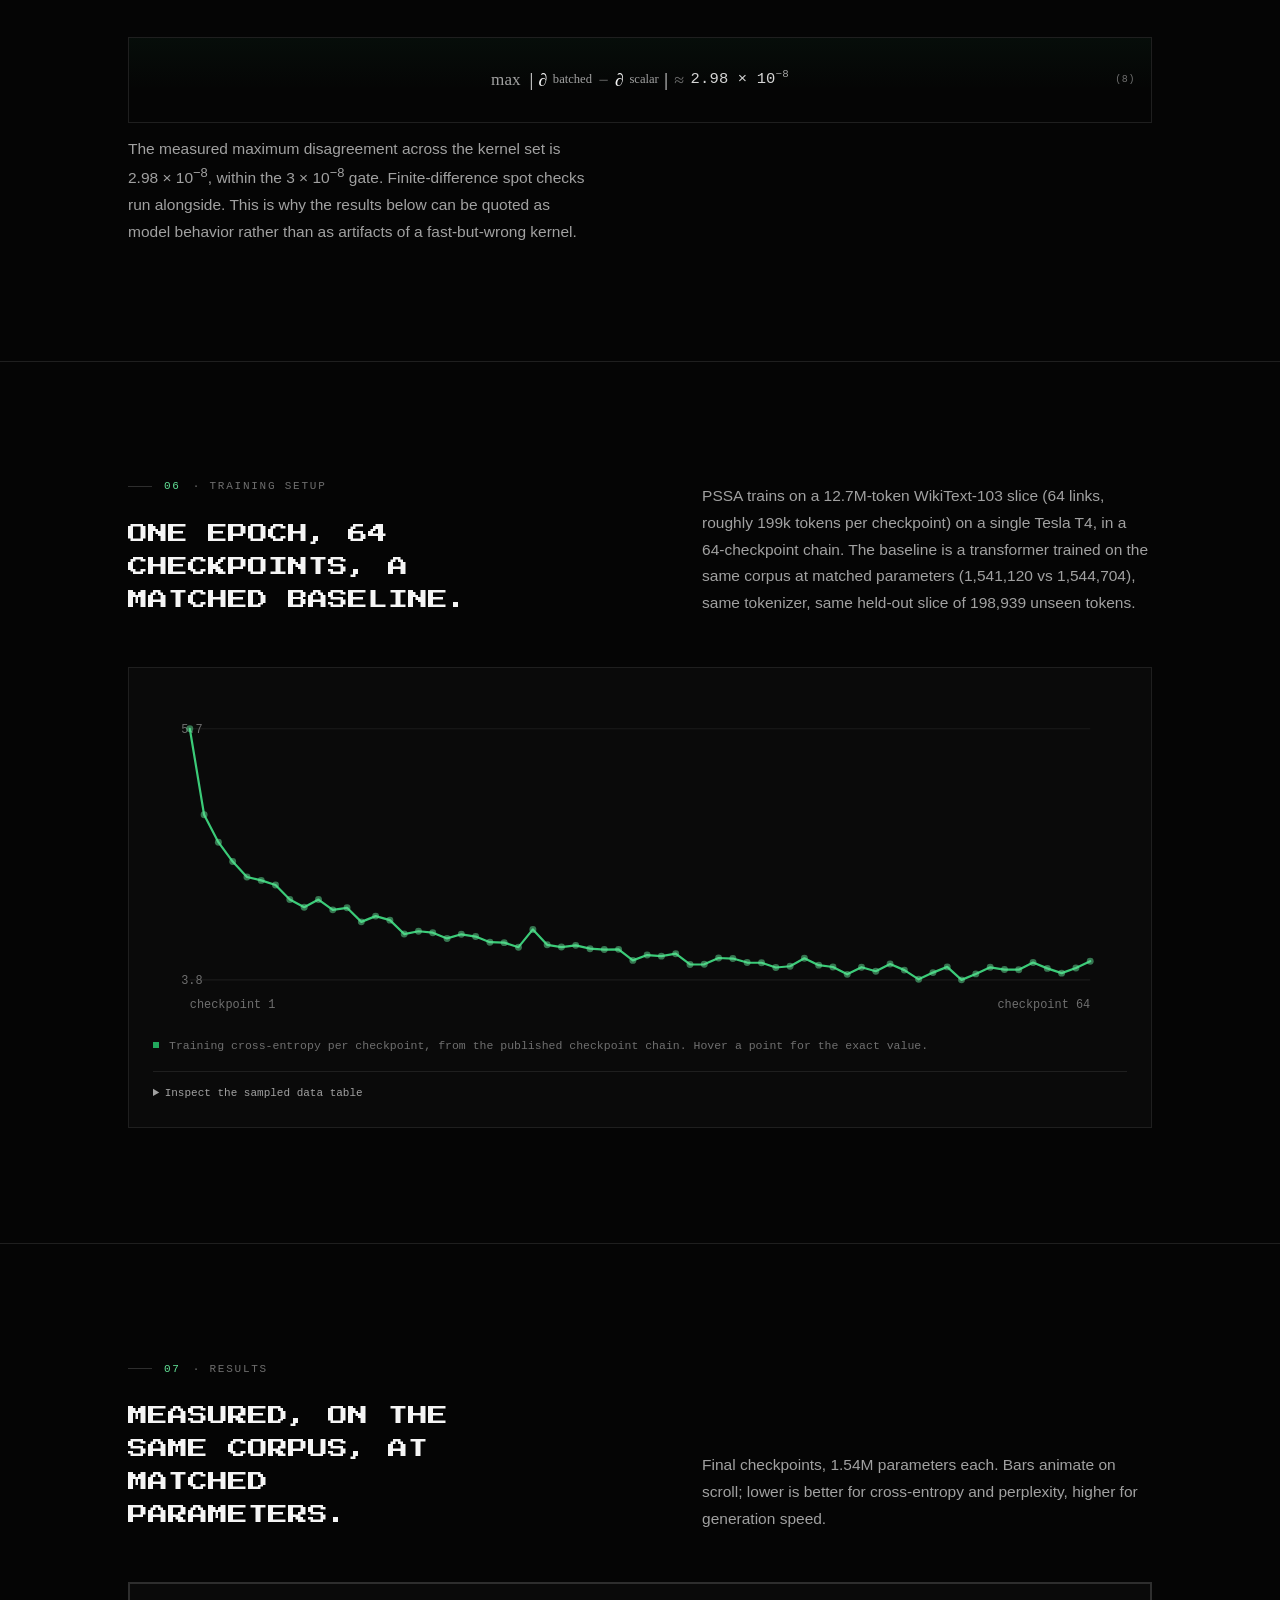
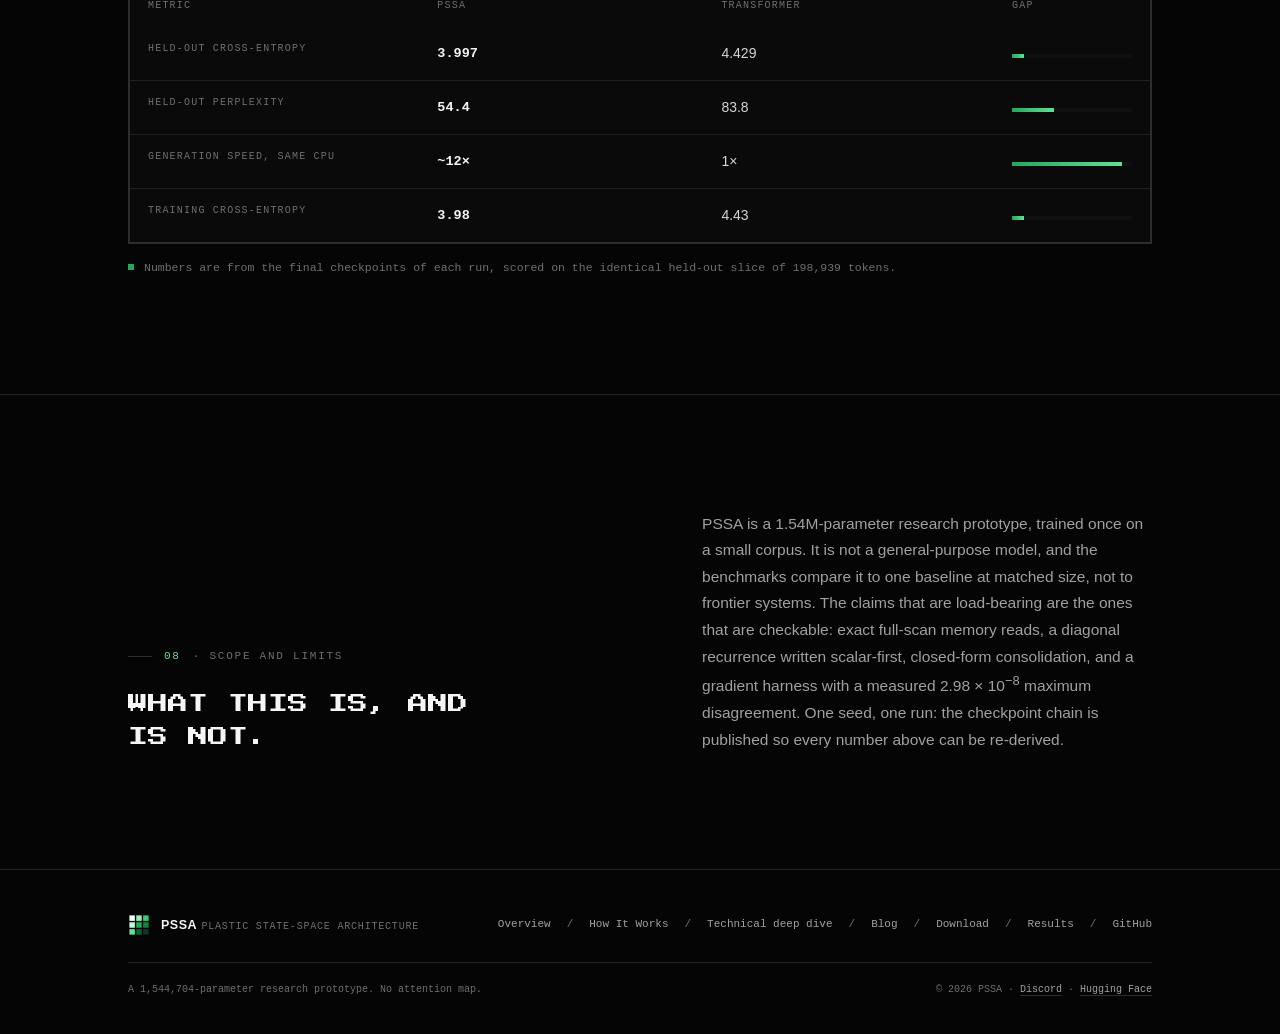
<file: technical.html>
<!DOCTYPE html>
<html lang="en">
<head>
<meta charset="utf-8">
<meta name="viewport" content="width=device-width, initial-scale=1">
<title>PSSA — Technical Deep Dive</title>
<meta name="description" content="The full technical detail behind PSSA: the selective recurrence, the 512-slot hyperbolic memory, plasticity by ridge consolidation, and the verification harness.">
<meta name="theme-color" content="#050505">
<link rel="canonical" href="https://sparticle62ops.github.io/pssa/technical.html">
<meta name="keywords" content="state space model architecture, selective scan, hyperbolic memory, Poincare ball, ridge regression consolidation, gradient verification, CUDA, WebGPU, Rust">
<meta property="og:type" content="website">
<meta property="og:url" content="https://sparticle62ops.github.io/pssa/technical.html">
<meta property="og:image" content="https://sparticle62ops.github.io/pssa/assets/mark.png">
<meta name="twitter:card" content="summary">
<meta name="twitter:title" content="PSSA — Technical Deep Dive">
<meta name="twitter:description" content="The full technical detail behind PSSA: the selective recurrence, the 512-slot hyperbolic memory, plasticity by ridge consolidation, and the verification harness.">
<meta name="twitter:image" content="https://sparticle62ops.github.io/pssa/assets/mark.png">
<meta name="robots" content="index, follow">
<meta property="og:title" content="PSSA — Technical Deep Dive">
<meta property="og:description" content="How PSSA works, in full: a diagonal state-space recurrence, hyperbolic episodic memory, closed-form consolidation, and a gradient harness checked on every commit.">
<link rel="icon" href="data:image/svg+xml,%3Csvg xmlns='http://www.w3.org/2000/svg' viewBox='0 0 48 48'%3E%3Crect x='3' y='3' width='12' height='12' fill='%23E9FFF1'/%3E%3Crect x='18' y='3' width='12' height='12' fill='%2396EFB7'/%3E%3Crect x='33' y='3' width='12' height='12' fill='%233BCB78'/%3E%3Crect x='3' y='18' width='12' height='12' fill='%23C4F8D8'/%3E%3Crect x='18' y='18' width='12' height='12' fill='%2322A85D'/%3E%3Crect x='33' y='18' width='12' height='12' fill='%23178348'/%3E%3Crect x='3' y='33' width='12' height='12' fill='%2362E096'/%3E%3Crect x='18' y='33' width='12' height='12' fill='%23115E36'/%3E%3Crect x='33' y='33' width='12' height='12' fill='%230B3823'/%3E%3C/svg%3E">
<script>document.documentElement.classList.add('js');</script>
<link rel="stylesheet" href="assets/site.css?v=3">
<script type="application/ld+json">
{
 "@context": "https://schema.org",
 "@type": "TechArticle",
 "headline": "PSSA: the architecture in full",
 "description": "Selective recurrence, hyperbolic episodic memory, closed-form consolidation, and a gradient harness checked on every commit.",
 "url": "https://sparticle62ops.github.io/pssa/technical.html"
}
</script>
</head>
<body>
<a class="skip-link" href="#main">Skip to content</a>

<header class="site-header" data-header>
  <div class="wrap header-inner">
    <a class="brand" href="#top" aria-label="PSSA — Plastic State-Space Architecture, back to top">
      <svg class="mark" viewBox="0 0 48 48" aria-hidden="true" focusable="false">
        <rect class="lg-sq" x="3" y="3" width="12" height="12"/>
        <rect class="lg-sq" x="18" y="3" width="12" height="12"/>
        <rect class="lg-sq" x="33" y="3" width="12" height="12"/>
        <rect class="lg-sq" x="3" y="18" width="12" height="12"/>
        <rect class="lg-sq" x="18" y="18" width="12" height="12"/>
        <rect class="lg-sq" x="33" y="18" width="12" height="12"/>
        <rect class="lg-sq" x="3" y="33" width="12" height="12"/>
        <rect class="lg-sq" x="18" y="33" width="12" height="12"/>
        <rect class="lg-sq" x="33" y="33" width="12" height="12"/>
      </svg>
      <span class="brand-text">
        <span class="brand-name">PSSA</span>
        <span class="brand-sep" aria-hidden="true">-</span>
        <span class="brand-sub">Plastic State-Space Architecture</span>
      </span>
    </a>
    <nav class="primary-nav" aria-label="Primary">
      <a href="index.html#overview">Overview</a>
      <a href="index.html#how">How It Works</a>
      <a href="#spec" aria-current="page">Deep Dive</a>
      <a href="index.html#results">Results</a>
      <a href="index.html#get">Resources</a>
      <a href="download.html">Download</a>
      <a href="blog.html">Blog</a>
      <a href="donate.html">Support</a>
      <a href="https://github.com/Sparticle62ops/pssa" target="_blank" rel="noopener noreferrer">GitHub <span class="nav-arrow" aria-hidden="true">↗</span></a>
    </nav>
  </div>
  <span class="scroll-progress" aria-hidden="true" data-scroll-progress></span>
</header>

<main id="main">
  <section class="technical-hero" id="top" aria-labelledby="hero-title">
    <div class="wrap">
      <div class="technical-hero-copy">
        <p class="kicker">Technical deep dive</p>
        <h1 id="hero-title">How PSSA works, in full.</h1>
        <p class="hero-lede">Every mechanism below is taken from the source and the published checkpoints: a selective diagonal state-space recurrence, a 512-slot episodic memory with hyperbolic keys, plasticity through closed-form consolidation, and a gradient harness that checks every kernel against a scalar reference on every commit.</p>
        <p class="technical-note">Numbers on this page come from the measured checkpoint chain and the benchmark runs. Where a value is schematic (for example the softmax mix shown on the main page) it is labeled as such.</p>
      </div>
    </div>
  </section>

  <section class="section technical-section" id="spec" aria-labelledby="spec-title">
    <div class="wrap">
      <div class="section-head split reveal">
        <div>
          <p class="kicker"><span class="num">01</span> · Specification</p>
          <h2 id="spec-title">The whole model, measured.</h2>
        </div>
        <p class="section-lede">A single PSSA block trains end to end. Parameter counts are read from the checkpoint header, not estimated.</p>
      </div>
      <div class="technical-body">
        <div class="technical-panel card">
          <table class="spec-table">
            <tbody>
              <tr><th>Trainable parameters</th><td><b>1,544,704</b> (matched transformer baseline: 1,541,120)</td></tr>
              <tr><th>Vocabulary</th><td><b>2,048</b> byte-pair tokens</td></tr>
              <tr><th>Latent width</th><td><b>256</b> channels</td></tr>
              <tr><th>State size</th><td><b>16</b> states per channel (256 × 16 values persist between tokens)</td></tr>
              <tr><th>Time constants</th><td><b>16, log-spaced</b>, horizons from 1.5 to 200 tokens</td></tr>
              <tr><th>Episodic memory</th><td><b>512 slots</b>, 32-d keys, 256-d values, fixed capacity</td></tr>
              <tr><th>Plastic adapter</th><td><b>rank 16</b>, updated every token; consolidated by a closed-form ridge step</td></tr>
              <tr><th>ML framework</th><td><b>none</b>. The linear algebra is written directly; gradients are checked numerically.</td></tr>
            </tbody>
          </table>
        </div>
        <p class="technical-note">Checkpoint header: <span class="rm">model=pssa parameters=1544704 vocab=2048</span>, read from the published 64-checkpoint chain.</p>
      </div>
    </div>
  </section>

  <section class="section technical-section" id="memory" aria-labelledby="memory-title">
    <div class="wrap">
      <div class="section-head split reveal">
        <div>
          <p class="kicker"><span class="num">02</span> · Episodic memory</p>
          <h2 id="memory-title">Keys on a hyperbolic ball, values in flat space.</h2>
        </div>
        <p class="section-lede">Each of the 512 slots holds a key on the Poincaré ball and a value in ordinary Euclidean space. Distance on the ball grows sharply near the boundary, so broadly reused context sits near the origin and one-off episodes sit near the edge; a single distance function separates them without any learned metric.</p>
      </div>
      <div class="technical-body">
        <div class="math" role="math" aria-label="d sub H of u and v equals arccosh of 1 plus 2 times the squared norm of u minus v, divided by the product of 1 minus the squared norm of u and 1 minus the squared norm of v">
          <span class="v">d</span><sub>H</sub><span class="op">(</span><span class="v">u</span><span class="op">,</span> <span class="v">v</span><span class="op">)</span> <span class="op">=</span> <span class="fn">arccosh</span><span class="op">(</span><span class="rm">1</span> <span class="op">+</span>
          <span class="frac"><span class="num">2&thinsp;‖<span class="v">u</span> − <span class="v">v</span>‖<sup>2</sup></span><span class="den"><span class="op">(</span>1 − ‖<span class="v">u</span>‖<sup>2</sup><span class="op">)(</span>1 − ‖<span class="v">v</span>‖<sup>2</sup><span class="op">)</span></span></span>
          <span class="op">)</span>
        <span class="eqno">(1)</span></div>
        <div class="math-defs">
          <div><b>d<sub>H</sub></b> — hyperbolic distance on the Poincaré ball.</div>
          <div><b>‖·‖</b> — Euclidean norm of the slot key.</div>
          <div><b>arccosh</b> — inverse hyperbolic cosine; real-valued on [1, ∞).</div>
        </div>
        <p class="section-lede">The read is an exact scan. A query is formed from the current token embedding and the recurrent state, every occupied key is scored, and a softmax over negative distance turns the scores into a mix:</p>
        <div class="math" role="math" aria-label="q sub h equals proj of W qx times x sub t plus W qh times h sub t">
          <span class="v">q</span><sub>h</sub> <span class="op">=</span> <span class="fn">proj</span><span class="op">(</span><span class="v">W</span><sub>qx</sub>&thinsp;<span class="v">x</span><sub>t</sub> <span class="op">+</span> <span class="v">W</span><sub>qh</sub>&thinsp;<span class="v">h</span><sub>t</sub><span class="op">)</span>
        <span class="eqno">(2)</span></div>
        <div class="math" role="math" aria-label="w sub s equals softmax of negative d sub H of q sub h and k sub s over tau mem, and m equals the sum over s of w sub s v sub s">
          <span class="v">w</span><sub>s</sub> <span class="op">=</span> <span class="fn">softmax</span><span class="op">(</span><span class="frac"><span class="num">−&thinsp;<span class="v">d</span><sub>H</sub><span class="op">(</span><span class="v">q</span><sub>h</sub><span class="op">,</span> <span class="v">k</span><sub>s</sub><span class="op">)</span></span><span class="den"><span class="v">τ</span><sub>mem</sub></span></span><span class="op">)</span>
          <span class="big">&nbsp;,&nbsp;</span>
          <span class="v">m</span> <span class="op">=</span> <span class="big">Σ</span><sub>s</sub>&thinsp;<span class="v">w</span><sub>s</sub>&thinsp;<span class="v">v</span><sub>s</sub>
        <span class="eqno">(3)</span></div>
        <div class="math-defs">
          <div><b>q<sub>h</sub></b> — state-conditioned query, projected to the ball.</div>
          <div><b>k<sub>s</sub></b>, <b>v<sub>s</sub></b> — key and value of slot s.</div>
          <div><b>τ<sub>mem</sub></b> — temperature; smaller values sharpen the mix.</div>
          <div><b>m</b> — the retrieved value, blended into the block output.</div>
        </div>
        <p class="section-lede">The write path is round-robin by design: a pointer advances through the 512 slots one per token, and two gates decide whether the target slot may actually be overwritten. A novelty gate blocks writes that carry nothing new, and a refractory counter protects a recently written slot from immediate erasure. Capacity is therefore fixed and forgetting is explicit, not a side effect of a growing cache.</p>
        <p class="section-lede">An optional flag, <span class="rm">--memory-top-k K</span>, still scans all 512 keys but mixes only the K best values. It exists for speed experiments; exact full-scan read is the default and the benchmarked path.</p>
      </div>
    </div>
  </section>

  <section class="section technical-section" id="recurrence" aria-labelledby="recurrence-title">
    <div class="wrap">
      <div class="section-head split reveal">
        <div>
          <p class="kicker"><span class="num">03</span> · Selective recurrence</p>
          <h2 id="recurrence-title">One state, updated in place.</h2>
        </div>
        <p class="section-lede">The core is a selective diagonal state-space recurrence in the Mamba family: the transition is diagonal, the step size and the input map are functions of the current token, and nothing outside the state is consulted.</p>
      </div>
      <div class="technical-body">
        <div class="math" role="math" aria-label="delta sub t equals softplus of W delta x sub t; A sub t equals exp of delta sub t A; B sub t equals delta sub t B">
          <span class="v">δ</span><sub>t</sub> <span class="op">=</span> <span class="fn">softplus</span><span class="op">(</span><span class="v">W</span><sub>δ</sub>&thinsp;<span class="v">x</span><sub>t</sub><span class="op">)</span>
          <span class="big">&nbsp;,&nbsp;</span>
          <span class="v">A</span><sub>t</sub> <span class="op">=</span> <span class="fn">exp</span><span class="op">(</span><span class="v">δ</span><sub>t</sub>&thinsp;<span class="v">A</span><span class="op">)</span>
          <span class="big">&nbsp;,&nbsp;</span>
          <span class="v">B</span><sub>t</sub> <span class="op">=</span> <span class="v">δ</span><sub>t</sub>&thinsp;<span class="v">B</span>
        <span class="eqno">(4)</span></div>
        <div class="math" role="math" aria-label="h sub t equals A sub t elementwise times h sub t minus one, plus B sub t elementwise times x sub t">
          <span class="v">h</span><sub>t</sub> <span class="op">=</span> <span class="v">A</span><sub>t</sub> <span class="big">⊙</span> <span class="v">h</span><sub>t−1</sub> <span class="op">+</span> <span class="v">B</span><sub>t</sub> <span class="big">⊙</span> <span class="v">x</span><sub>t</sub>
        <span class="eqno">(5)</span></div>
        <div class="math-defs">
          <div><b>x<sub>t</sub></b> — the embedded token, 256 channels.</div>
          <div><b>h<sub>t</sub></b> — the state, 256 × 16, carried across tokens.</div>
          <div><b>δ<sub>t</sub></b> — per-channel step size, selecting how far the token reaches back.</div>
          <div><b>⊙</b> — elementwise product over the 16 states per channel.</div>
        </div>
        <p class="section-lede">Sixteen log-spaced time constants give the state horizons from 1.5 to 200 tokens before training moves anything, so short-range spelling and long-range topic structure coexist from initialization. Because A is diagonal and the recurrence is written scalar-first, every batched and parallel kernel has a plain reference implementation to be checked against.</p>
      </div>
    </div>
  </section>

  <section class="section technical-section" id="plasticity" aria-labelledby="plasticity-title">
    <div class="wrap">
      <div class="section-head split reveal">
        <div>
          <p class="kicker"><span class="num">04</span> · Plasticity</p>
          <h2 id="plasticity-title">Two speeds of change, one closed-form fold.</h2>
        </div>
        <p class="section-lede">A per-token gate decides how much of the memory read is admitted, and a rank-16 adapter carries the fast path:</p>
      </div>
      <div class="technical-body">
        <div class="math" role="math" aria-label="g equals sigmoid of w gate dot x sub t; A of x sub t equals W 2 silu of W 1 x sub t">
          <span class="v">g</span> <span class="op">=</span> <span class="fn">sigmoid</span><span class="op">(</span><span class="v">w</span><sub>gate</sub> <span class="op">·</span> <span class="v">x</span><sub>t</sub><span class="op">)</span>
          <span class="big">&nbsp;,&nbsp;</span>
          <span class="v">A</span><span class="op">(</span><span class="v">x</span><sub>t</sub><span class="op">)</span> <span class="op">=</span> <span class="v">W</span><sub>2</sub>&thinsp;<span class="fn">silu</span><span class="op">(</span><span class="v">W</span><sub>1</sub>&thinsp;<span class="v">x</span><sub>t</sub><span class="op">)</span>
        <span class="eqno">(6)</span></div>
        <p class="section-lede">At consolidation boundaries, the statistics the adapter accumulated are folded back into the base transition matrix by a ridge solve:</p>
        <div class="math" role="math" aria-label="A base is replaced by A base plus the inverse of H transpose H plus lambda I, times H transpose delta H">
          <span class="v">A</span><sub>base</sub> <span class="op">←</span> <span class="v">A</span><sub>base</sub> <span class="op">+</span>
          <span class="op">(</span><span class="v">H</span><sup>T</sup><span class="v">H</span> <span class="op">+</span> <span class="v">λ</span><span class="fn">I</span><span class="op">)</span><sup>−1</sup>
          <span class="v">H</span><sup>T</sup>&thinsp;<span class="v">ΔH</span>
        <span class="eqno">(7)</span></div>
        <div class="math-defs">
          <div><b>H</b> — the accumulated input statistics since the last boundary.</div>
          <div><b>ΔH</b> — what the fast path changed for those inputs.</div>
          <div><b>λ</b> — the ridge penalty, keeping the solve well-conditioned.</div>
          <div><b>(H<sup>T</sup>H + λI)<sup>−1</sup>H<sup>T</sup></b> — the closed-form ridge solution; no optimizer state, no learning-rate schedule.</div>
        </div>
        <p class="section-lede">The result is a model whose reading changes what its next read retrieves: memory writes are gated by novelty and refractory counters, and the fast adapter shifts behavior between consolidation points. The scope is honest: this is measured on a 12.7M-token run, not claimed as a general training recipe.</p>
      </div>
    </div>
  </section>

  <section class="section technical-section" id="verification" aria-labelledby="verification-title">
    <div class="wrap">
      <div class="section-head split reveal">
        <div>
          <p class="kicker"><span class="num">05</span> · Verification</p>
          <h2 id="verification-title">Every shortcut has a reference.</h2>
        </div>
        <p class="section-lede">A scalar reference path computes each gradient by hand, one element at a time. Every batched and parallel kernel is finite-differenced against it on every commit, and the harness fails the build on disagreement.</p>
      </div>
      <div class="technical-body">
        <div class="math" role="math" aria-label="max absolute difference between batched and scalar gradients is approximately 2.98 times 10 to the minus 8">
          <span class="fn">max</span>&thinsp;| <span class="v">∂</span><sub>batched</sub> <span class="op">−</span> <span class="v">∂</span><sub>scalar</sub> | <span class="op">≈</span> <span class="rm">2.98 × 10<sup>−8</sup></span>
        <span class="eqno">(8)</span></div>
        <p class="section-lede">The measured maximum disagreement across the kernel set is 2.98 × 10<sup>−8</sup>, within the 3 × 10<sup>−8</sup> gate. Finite-difference spot checks run alongside. This is why the results below can be quoted as model behavior rather than as artifacts of a fast-but-wrong kernel.</p>
      </div>
    </div>
  </section>

  <section class="section technical-section" id="training" aria-labelledby="training-title">
    <div class="wrap">
      <div class="section-head split reveal">
        <div>
          <p class="kicker"><span class="num">06</span> · Training setup</p>
          <h2 id="training-title">One epoch, 64 checkpoints, a matched baseline.</h2>
        </div>
        <p class="section-lede">PSSA trains on a 12.7M-token WikiText-103 slice (64 links, roughly 199k tokens per checkpoint) on a single Tesla T4, in a 64-checkpoint chain. The baseline is a transformer trained on the same corpus at matched parameters (1,541,120 vs 1,544,704), same tokenizer, same held-out slice of 198,939 unseen tokens.</p>
      </div>
      <div class="technical-body">
        <div class="chart-wrap">
          <div class="loss-tip" data-loss-tip></div>
          <svg class="loss-svg" viewBox="0 0 900 300" role="img" aria-label="Training cross-entropy across the 64-checkpoint chain, falling from 5.73 to 3.98">
            <line x1="34" y1="34.0" x2="866" y2="34.0" class="loss-grid"/><text x="26" y="38.0" class="loss-tick">5.7</text><line x1="34" y1="266.0" x2="866" y2="266.0" class="loss-grid"/><text x="26" y="270.0" class="loss-tick">3.8</text>
            <polyline class="loss-line" points="34.0,34.0 47.2,113.4 60.4,138.8 73.6,156.7 86.8,170.9 100.0,174.1 113.2,178.4 126.4,191.8 139.7,198.9 152.9,191.8 166.1,201.3 179.3,199.4 192.5,212.4 205.7,207.1 218.9,210.8 232.1,223.7 245.3,221.1 258.5,222.4 271.7,227.7 284.9,223.9 298.1,226.0 311.3,231.2 324.5,231.6 337.7,235.8 351.0,219.4 364.2,233.6 377.4,235.7 390.6,234.1 403.8,237.2 417.0,238.0 430.2,237.8 443.4,248.0 456.6,243.1 469.8,244.1 483.0,241.8 496.2,251.8 509.4,251.6 522.6,245.8 535.8,246.3 549.0,250.0 562.3,250.2 575.5,254.6 588.7,253.4 601.9,246.1 615.1,252.4 628.3,254.1 641.5,260.9 654.7,254.3 667.9,258.0 681.1,251.4 694.3,257.0 707.5,265.5 720.7,259.3 733.9,254.0 747.1,266.0 760.3,260.5 773.6,254.4 786.8,256.5 800.0,256.6 813.2,250.0 826.4,255.4 839.6,259.8 852.8,255.0 866.0,248.8"/>
            <circle class="loss-dot" data-ck="1" data-loss="5.733" cx="34.0" cy="34.0" r="3.2"/><circle class="loss-dot" data-ck="2" data-loss="5.086" cx="47.2" cy="113.4" r="3.2"/><circle class="loss-dot" data-ck="3" data-loss="4.878" cx="60.4" cy="138.8" r="3.2"/><circle class="loss-dot" data-ck="4" data-loss="4.732" cx="73.6" cy="156.7" r="3.2"/><circle class="loss-dot" data-ck="5" data-loss="4.617" cx="86.8" cy="170.9" r="3.2"/><circle class="loss-dot" data-ck="6" data-loss="4.591" cx="100.0" cy="174.1" r="3.2"/><circle class="loss-dot" data-ck="7" data-loss="4.556" cx="113.2" cy="178.4" r="3.2"/><circle class="loss-dot" data-ck="8" data-loss="4.447" cx="126.4" cy="191.8" r="3.2"/><circle class="loss-dot" data-ck="9" data-loss="4.388" cx="139.7" cy="198.9" r="3.2"/><circle class="loss-dot" data-ck="10" data-loss="4.447" cx="152.9" cy="191.8" r="3.2"/><circle class="loss-dot" data-ck="11" data-loss="4.369" cx="166.1" cy="201.3" r="3.2"/><circle class="loss-dot" data-ck="12" data-loss="4.385" cx="179.3" cy="199.4" r="3.2"/><circle class="loss-dot" data-ck="13" data-loss="4.279" cx="192.5" cy="212.4" r="3.2"/><circle class="loss-dot" data-ck="14" data-loss="4.322" cx="205.7" cy="207.1" r="3.2"/><circle class="loss-dot" data-ck="15" data-loss="4.292" cx="218.9" cy="210.8" r="3.2"/><circle class="loss-dot" data-ck="16" data-loss="4.187" cx="232.1" cy="223.7" r="3.2"/><circle class="loss-dot" data-ck="17" data-loss="4.208" cx="245.3" cy="221.1" r="3.2"/><circle class="loss-dot" data-ck="18" data-loss="4.197" cx="258.5" cy="222.4" r="3.2"/><circle class="loss-dot" data-ck="19" data-loss="4.154" cx="271.7" cy="227.7" r="3.2"/><circle class="loss-dot" data-ck="20" data-loss="4.185" cx="284.9" cy="223.9" r="3.2"/><circle class="loss-dot" data-ck="21" data-loss="4.168" cx="298.1" cy="226.0" r="3.2"/><circle class="loss-dot" data-ck="22" data-loss="4.125" cx="311.3" cy="231.2" r="3.2"/><circle class="loss-dot" data-ck="23" data-loss="4.122" cx="324.5" cy="231.6" r="3.2"/><circle class="loss-dot" data-ck="24" data-loss="4.088" cx="337.7" cy="235.8" r="3.2"/><circle class="loss-dot" data-ck="25" data-loss="4.221" cx="351.0" cy="219.4" r="3.2"/><circle class="loss-dot" data-ck="26" data-loss="4.106" cx="364.2" cy="233.6" r="3.2"/><circle class="loss-dot" data-ck="27" data-loss="4.089" cx="377.4" cy="235.7" r="3.2"/><circle class="loss-dot" data-ck="28" data-loss="4.102" cx="390.6" cy="234.1" r="3.2"/><circle class="loss-dot" data-ck="29" data-loss="4.076" cx="403.8" cy="237.2" r="3.2"/><circle class="loss-dot" data-ck="30" data-loss="4.070" cx="417.0" cy="238.0" r="3.2"/><circle class="loss-dot" data-ck="31" data-loss="4.072" cx="430.2" cy="237.8" r="3.2"/><circle class="loss-dot" data-ck="32" data-loss="3.988" cx="443.4" cy="248.0" r="3.2"/><circle class="loss-dot" data-ck="33" data-loss="4.028" cx="456.6" cy="243.1" r="3.2"/><circle class="loss-dot" data-ck="34" data-loss="4.021" cx="469.8" cy="244.1" r="3.2"/><circle class="loss-dot" data-ck="35" data-loss="4.039" cx="483.0" cy="241.8" r="3.2"/><circle class="loss-dot" data-ck="36" data-loss="3.958" cx="496.2" cy="251.8" r="3.2"/><circle class="loss-dot" data-ck="37" data-loss="3.960" cx="509.4" cy="251.6" r="3.2"/><circle class="loss-dot" data-ck="38" data-loss="4.006" cx="522.6" cy="245.8" r="3.2"/><circle class="loss-dot" data-ck="39" data-loss="4.002" cx="535.8" cy="246.3" r="3.2"/><circle class="loss-dot" data-ck="40" data-loss="3.973" cx="549.0" cy="250.0" r="3.2"/><circle class="loss-dot" data-ck="41" data-loss="3.970" cx="562.3" cy="250.2" r="3.2"/><circle class="loss-dot" data-ck="42" data-loss="3.935" cx="575.5" cy="254.6" r="3.2"/><circle class="loss-dot" data-ck="43" data-loss="3.944" cx="588.7" cy="253.4" r="3.2"/><circle class="loss-dot" data-ck="44" data-loss="4.004" cx="601.9" cy="246.1" r="3.2"/><circle class="loss-dot" data-ck="45" data-loss="3.953" cx="615.1" cy="252.4" r="3.2"/><circle class="loss-dot" data-ck="46" data-loss="3.939" cx="628.3" cy="254.1" r="3.2"/><circle class="loss-dot" data-ck="47" data-loss="3.884" cx="641.5" cy="260.9" r="3.2"/><circle class="loss-dot" data-ck="48" data-loss="3.937" cx="654.7" cy="254.3" r="3.2"/><circle class="loss-dot" data-ck="49" data-loss="3.907" cx="667.9" cy="258.0" r="3.2"/><circle class="loss-dot" data-ck="50" data-loss="3.961" cx="681.1" cy="251.4" r="3.2"/><circle class="loss-dot" data-ck="51" data-loss="3.915" cx="694.3" cy="257.0" r="3.2"/><circle class="loss-dot" data-ck="52" data-loss="3.846" cx="707.5" cy="265.5" r="3.2"/><circle class="loss-dot" data-ck="53" data-loss="3.897" cx="720.7" cy="259.3" r="3.2"/><circle class="loss-dot" data-ck="54" data-loss="3.939" cx="733.9" cy="254.0" r="3.2"/><circle class="loss-dot" data-ck="55" data-loss="3.842" cx="747.1" cy="266.0" r="3.2"/><circle class="loss-dot" data-ck="56" data-loss="3.887" cx="760.3" cy="260.5" r="3.2"/><circle class="loss-dot" data-ck="57" data-loss="3.936" cx="773.6" cy="254.4" r="3.2"/><circle class="loss-dot" data-ck="58" data-loss="3.919" cx="786.8" cy="256.5" r="3.2"/><circle class="loss-dot" data-ck="59" data-loss="3.919" cx="800.0" cy="256.6" r="3.2"/><circle class="loss-dot" data-ck="60" data-loss="3.972" cx="813.2" cy="250.0" r="3.2"/><circle class="loss-dot" data-ck="61" data-loss="3.928" cx="826.4" cy="255.4" r="3.2"/><circle class="loss-dot" data-ck="62" data-loss="3.892" cx="839.6" cy="259.8" r="3.2"/><circle class="loss-dot" data-ck="63" data-loss="3.931" cx="852.8" cy="255.0" r="3.2"/><circle class="loss-dot" data-ck="64" data-loss="3.982" cx="866.0" cy="248.8" r="3.2"/>
            <text x="34" y="292" class="loss-tick">checkpoint 1</text>
            <text x="866" y="292" text-anchor="end" class="loss-tick">checkpoint 64</text>
          </svg>
          <p class="technical-note">Training cross-entropy per checkpoint, from the published checkpoint chain. Hover a point for the exact value.</p>
          <details class="datatable">
            <summary>Inspect the sampled data table</summary>
            <table class="spec-table">
              <thead><tr><th>Checkpoint</th><th>Loss</th><th>Tokens</th><th>Updates</th></tr></thead>
              <tbody>
                <tr><td>1</td><td><b>5.733</b></td><td>199059</td><td>451</td></tr>
                <tr><td>5</td><td><b>4.617</b></td><td>198983</td><td>458</td></tr>
                <tr><td>9</td><td><b>4.388</b></td><td>198975</td><td>456</td></tr>
                <tr><td>13</td><td><b>4.279</b></td><td>199101</td><td>447</td></tr>
                <tr><td>17</td><td><b>4.208</b></td><td>198989</td><td>457</td></tr>
                <tr><td>21</td><td><b>4.168</b></td><td>199038</td><td>452</td></tr>
                <tr><td>25</td><td><b>4.221</b></td><td>198851</td><td>471</td></tr>
                <tr><td>29</td><td><b>4.076</b></td><td>198986</td><td>454</td></tr>
                <tr><td>33</td><td><b>4.028</b></td><td>198844</td><td>468</td></tr>
                <tr><td>37</td><td><b>3.960</b></td><td>199093</td><td>451</td></tr>
                <tr><td>41</td><td><b>3.970</b></td><td>198997</td><td>460</td></tr>
                <tr><td>45</td><td><b>3.953</b></td><td>198966</td><td>458</td></tr>
                <tr><td>49</td><td><b>3.907</b></td><td>198905</td><td>465</td></tr>
                <tr><td>53</td><td><b>3.897</b></td><td>198963</td><td>460</td></tr>
                <tr><td>57</td><td><b>3.936</b></td><td>198863</td><td>469</td></tr>
                <tr><td>61</td><td><b>3.928</b></td><td>198986</td><td>455</td></tr>
              </tbody>
            </table>
          </details>
        </div>
      </div>
    </div>
  </section>

  <section class="section technical-section" id="results" aria-labelledby="results-title">
    <div class="wrap">
      <div class="section-head split reveal">
        <div>
          <p class="kicker"><span class="num">07</span> · Results</p>
          <h2 id="results-title">Measured, on the same corpus, at matched parameters.</h2>
        </div>
        <p class="section-lede">Final checkpoints, 1.54M parameters each. Bars animate on scroll; lower is better for cross-entropy and perplexity, higher for generation speed.</p>
      </div>
      <div class="technical-body">
        <div class="technical-panel card">
          <table class="spec-table results-table">
            <thead><tr><th>Metric</th><th>PSSA</th><th>Transformer</th><th style="width:30%">Gap</th></tr></thead>
            <tbody>
              <tr>
                <th>Held-out cross-entropy</th>
                <td><b>3.997</b></td>
                <td>4.429</td>
                <td><div class="bench-bar" style="--w:9.7%"><i></i></div></td>
              </tr>
              <tr>
                <th>Held-out perplexity</th>
                <td><b>54.4</b></td>
                <td>83.8</td>
                <td><div class="bench-bar" style="--w:35%"><i></i></div></td>
              </tr>
              <tr>
                <th>Generation speed, same CPU</th>
                <td><b>~12×</b></td>
                <td>1×</td>
                <td><div class="bench-bar" style="--w:92%"><i></i></div></td>
              </tr>
              <tr>
                <th>Training cross-entropy</th>
                <td><b>3.98</b></td>
                <td>4.43</td>
                <td><div class="bench-bar" style="--w:10%"><i></i></div></td>
              </tr>
            </tbody>
          </table>
        </div>
        <p class="technical-note">Numbers are from the final checkpoints of each run, scored on the identical held-out slice of 198,939 tokens.</p>
      </div>
    </div>
  </section>

  <section class="section technical-section" id="limits" aria-labelledby="limits-title">
    <div class="wrap">
      <div class="section-head split reveal">
        <div>
          <p class="kicker"><span class="num">08</span> · Scope and limits</p>
          <h2 id="limits-title">What this is, and is not.</h2>
        </div>
        <p class="section-lede">PSSA is a 1.54M-parameter research prototype, trained once on a small corpus. It is not a general-purpose model, and the benchmarks compare it to one baseline at matched size, not to frontier systems. The claims that are load-bearing are the ones that are checkable: exact full-scan memory reads, a diagonal recurrence written scalar-first, closed-form consolidation, and a gradient harness with a measured 2.98 × 10<sup>−8</sup> maximum disagreement. One seed, one run: the checkpoint chain is published so every number above can be re-derived.</p>
      </div>
    </div>
  </section>
</main>

<footer class="site-footer">
  <div class="wrap">
    <div class="footer-top">
      <div class="footer-brand">
        <svg class="mark mark-static" viewBox="0 0 48 48" aria-hidden="true" focusable="false">
          <rect class="lg-sq" x="3" y="3" width="12" height="12"/>
          <rect class="lg-sq" x="18" y="3" width="12" height="12"/>
          <rect class="lg-sq" x="33" y="3" width="12" height="12"/>
          <rect class="lg-sq" x="3" y="18" width="12" height="12"/>
          <rect class="lg-sq" x="18" y="18" width="12" height="12"/>
          <rect class="lg-sq" x="33" y="18" width="12" height="12"/>
          <rect class="lg-sq" x="3" y="33" width="12" height="12"/>
          <rect class="lg-sq" x="18" y="33" width="12" height="12"/>
          <rect class="lg-sq" x="33" y="33" width="12" height="12"/>
        </svg>
        <span class="footer-wordmark"><strong>PSSA</strong><span>Plastic State-Space Architecture</span></span>
      </div>
      <nav class="footer-nav" aria-label="Footer">
        <a href="index.html#overview">Overview</a><span class="sep" aria-hidden="true">/</span>
        <a href="index.html#how">How It Works</a><span class="sep" aria-hidden="true">/</span>
        <a href="technical.html">Technical deep dive</a><span class="sep" aria-hidden="true">/</span>
        <a href="blog.html">Blog</a><span class="sep" aria-hidden="true">/</span>
        <a href="download.html">Download</a><span class="sep" aria-hidden="true">/</span>
        <a href="index.html#results">Results</a><span class="sep" aria-hidden="true">/</span>
        <a href="https://github.com/Sparticle62ops/pssa" target="_blank" rel="noopener noreferrer">GitHub</a>
      </nav>
    </div>
    <div class="footer-bottom">
      <span>A 1,544,704-parameter research prototype. No attention map.</span>
      <span>© 2026 PSSA · <a href="https://discord.gg/9sqfKeqWYF" target="_blank" rel="noopener noreferrer">Discord</a> · <a href="https://huggingface.co/sparticle62/pssa" target="_blank" rel="noopener noreferrer">Hugging Face</a></span>
    </div>
  </div>
</footer>

<script src="assets/site.js"></script>
<script src="assets/technical.js"></script>
</body>
</html>
</file>
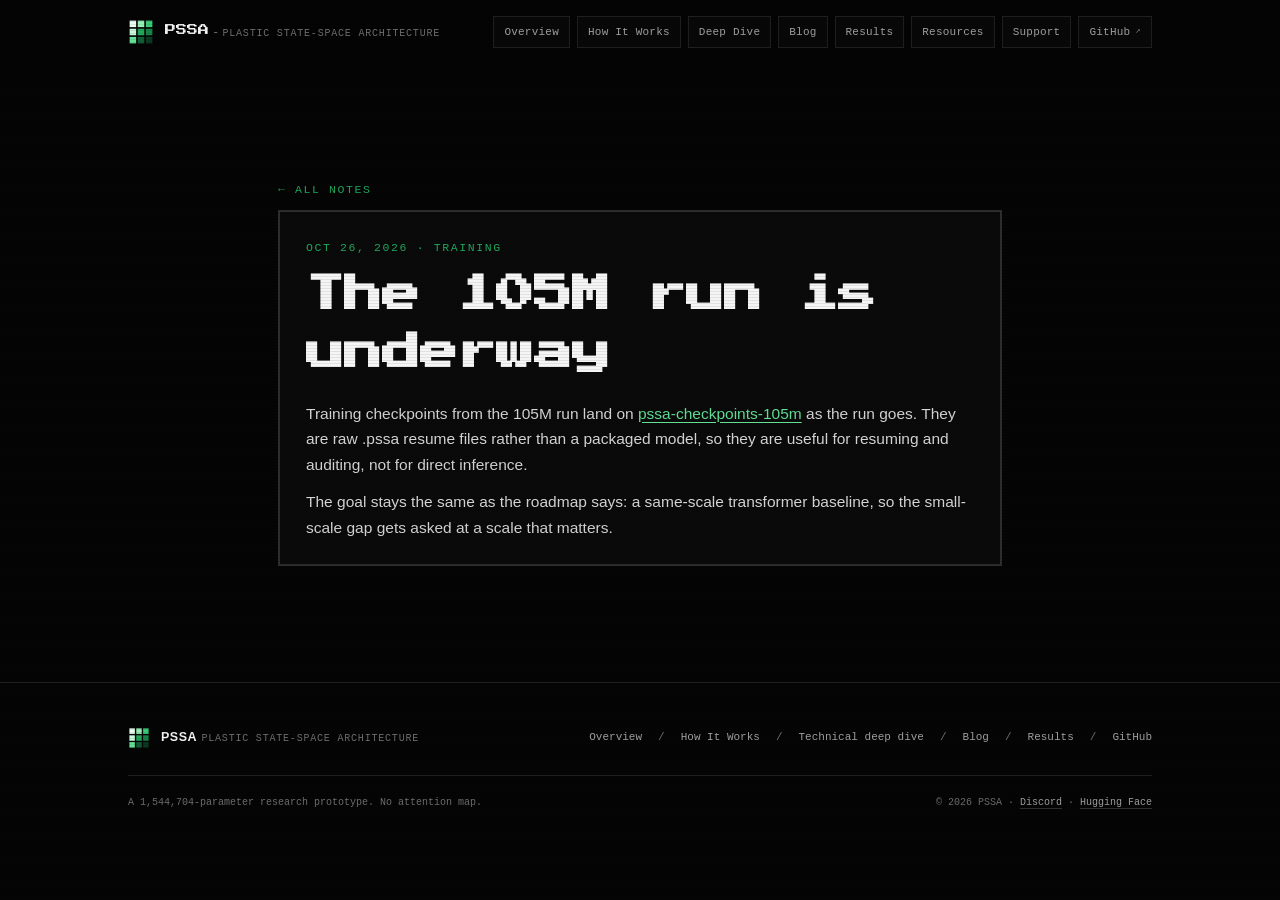
<file: posts/105m-run.html>
<!DOCTYPE html>
<html lang="en">
<head>
<meta charset="utf-8">
<meta name="viewport" content="width=device-width, initial-scale=1">
<title>The 105M run is underway · PSSA blog</title>
<meta name="description" content="Training checkpoints from the 105M PSSA run publish to Hugging Face as the run goes.">
<meta name="theme-color" content="#050505">
<link rel="canonical" href="https://sparticle62ops.github.io/pssa/posts/105m-run.html">
<meta name="keywords" content="state space model, PSSA, Rust language model, download, release binaries">
<meta property="og:type" content="website">
<meta property="og:url" content="https://sparticle62ops.github.io/pssa/posts/105m-run.html">
<meta property="og:image" content="https://sparticle62ops.github.io/pssa/assets/mark.png">
<meta name="twitter:card" content="summary">
<meta name="twitter:title" content="The 105M run is underway · PSSA blog">
<meta name="twitter:description" content="Training checkpoints from the 105M PSSA run publish to Hugging Face as the run goes.">
<meta name="twitter:image" content="https://sparticle62ops.github.io/pssa/assets/mark.png">
<meta name="robots" content="index, follow">
<meta property="og:title" content="The 105M run is underway · PSSA blog">
<meta property="og:description" content="Training checkpoints from the 105M PSSA run publish to Hugging Face as the run goes.">
<link rel="icon" href="data:image/svg+xml,%3Csvg xmlns='http://www.w3.org/2000/svg' viewBox='0 0 48 48'%3E%3Crect x='3' y='3' width='12' height='12' fill='%23E9FFF1'/%3E%3Crect x='18' y='3' width='12' height='12' fill='%2396EFB7'/%3E%3Crect x='33' y='3' width='12' height='12' fill='%233BCB78'/%3E%3Crect x='3' y='18' width='12' height='12' fill='%23C4F8D8'/%3E%3Crect x='18' y='18' width='12' height='12' fill='%2322A85D'/%3E%3Crect x='33' y='18' width='12' height='12' fill='%23178348'/%3E%3Crect x='3' y='33' width='12' height='12' fill='%2362E096'/%3E%3Crect x='18' y='33' width='12' height='12' fill='%23115E36'/%3E%3Crect x='33' y='33' width='12' height='12' fill='%230B3823'/%3E%3C/svg%3E">
<script>document.documentElement.classList.add('js');</script>
<link rel="stylesheet" href="../assets/site.css">
<script type="application/ld+json">
{
 "@context": "https://schema.org",
 "@type": "BlogPosting",
 "name": "The 105M run is underway · PSSA blog",
 "url": "https://sparticle62ops.github.io/pssa/posts/105m-run.html"
}
</script>
</head>
<body>
<a class="skip-link" href="#main">Skip to content</a>

<header class="site-header" data-header>
  <div class="wrap header-inner">
    <a class="brand" href="../index.html" aria-label="PSSA blog, back to the main site">
      <svg class="mark" viewBox="0 0 48 48" aria-hidden="true" focusable="false">
        <rect class="lg-sq" x="3" y="3" width="12" height="12"/>
        <rect class="lg-sq" x="18" y="3" width="12" height="12"/>
        <rect class="lg-sq" x="33" y="3" width="12" height="12"/>
        <rect class="lg-sq" x="3" y="18" width="12" height="12"/>
        <rect class="lg-sq" x="18" y="18" width="12" height="12"/>
        <rect class="lg-sq" x="33" y="18" width="12" height="12"/>
        <rect class="lg-sq" x="3" y="33" width="12" height="12"/>
        <rect class="lg-sq" x="18" y="33" width="12" height="12"/>
        <rect class="lg-sq" x="33" y="33" width="12" height="12"/>
      </svg>
      <span class="brand-text">
        <span class="brand-name">PSSA</span>
        <span class="brand-sep" aria-hidden="true">-</span>
        <span class="brand-sub">Plastic State-Space Architecture</span>
      </span>
    </a>
    <nav class="primary-nav" aria-label="Primary">
      <a href="../index.html#overview">Overview</a>
      <a href="../index.html#how">How It Works</a>
      <a href="../technical.html">Deep Dive</a>
      <a href="../blog.html">Blog</a>
      <a href="../index.html#results">Results</a>
      <a href="../index.html#get">Resources</a>
      <a href="../donate.html">Support</a>
      <a href="https://github.com/Sparticle62ops/pssa" target="_blank" rel="noopener noreferrer">GitHub <span class="nav-arrow" aria-hidden="true">↗</span></a>
    </nav>
  </div>
  <span class="scroll-progress" aria-hidden="true" data-scroll-progress></span>
</header>

<main id="main">
  <section class="section" id="post" aria-labelledby="post-title">
    <div class="wrap wrap-narrow">
      <p class="post-date reveal"><a href="../blog.html">← All notes</a></p>
      <article class="card post reveal">
        <p class="post-date">Oct 26, 2026 · training</p>
        <h1 id="post-title" class="post-title">The 105M run is underway</h1>
        <div class="post-body">
          <p>Training checkpoints from the 105M run land on <a href="https://huggingface.co/sparticle62/pssa-checkpoints-105m">pssa-checkpoints-105m</a> as the run goes. They are raw .pssa resume files rather than a packaged model, so they are useful for resuming and auditing, not for direct inference.</p>
          <p>The goal stays the same as the roadmap says: a same-scale transformer baseline, so the small-scale gap gets asked at a scale that matters.</p>
        </div>
      </article>
    </div>
  </section>
</main>

<footer class="site-footer">
  <div class="wrap">
    <div class="footer-top">
      <div class="footer-brand">
        <svg class="mark mark-static" viewBox="0 0 48 48" aria-hidden="true" focusable="false">
          <rect class="lg-sq" x="3" y="3" width="12" height="12"/>
          <rect class="lg-sq" x="18" y="3" width="12" height="12"/>
          <rect class="lg-sq" x="33" y="3" width="12" height="12"/>
          <rect class="lg-sq" x="3" y="18" width="12" height="12"/>
          <rect class="lg-sq" x="18" y="18" width="12" height="12"/>
          <rect class="lg-sq" x="33" y="18" width="12" height="12"/>
          <rect class="lg-sq" x="3" y="33" width="12" height="12"/>
          <rect class="lg-sq" x="18" y="33" width="12" height="12"/>
          <rect class="lg-sq" x="33" y="33" width="12" height="12"/>
        </svg>
        <span class="footer-wordmark"><strong>PSSA</strong><span>Plastic State-Space Architecture</span></span>
      </div>
      <nav class="footer-nav" aria-label="Footer">
        <a href="../index.html#overview">Overview</a><span class="sep" aria-hidden="true">/</span>
        <a href="../index.html#how">How It Works</a><span class="sep" aria-hidden="true">/</span>
        <a href="../technical.html">Technical deep dive</a><span class="sep" aria-hidden="true">/</span>
        <a href="../blog.html">Blog</a><span class="sep" aria-hidden="true">/</span>
        <a href="../index.html#results">Results</a><span class="sep" aria-hidden="true">/</span>
        <a href="https://github.com/Sparticle62ops/pssa" target="_blank" rel="noopener noreferrer">GitHub</a>
      </nav>
    </div>
    <div class="footer-bottom">
      <span>A 1,544,704-parameter research prototype. No attention map.</span>
      <span>© 2026 PSSA · <a href="https://discord.gg/9sqfKeqWYF" target="_blank" rel="noopener noreferrer">Discord</a> · <a href="https://huggingface.co/sparticle62/pssa" target="_blank" rel="noopener noreferrer">Hugging Face</a></span>
    </div>
  </div>
</footer>

<script src="../assets/site.js"></script>
<script src="../assets/index.js"></script>
</body>
</html>
</file>
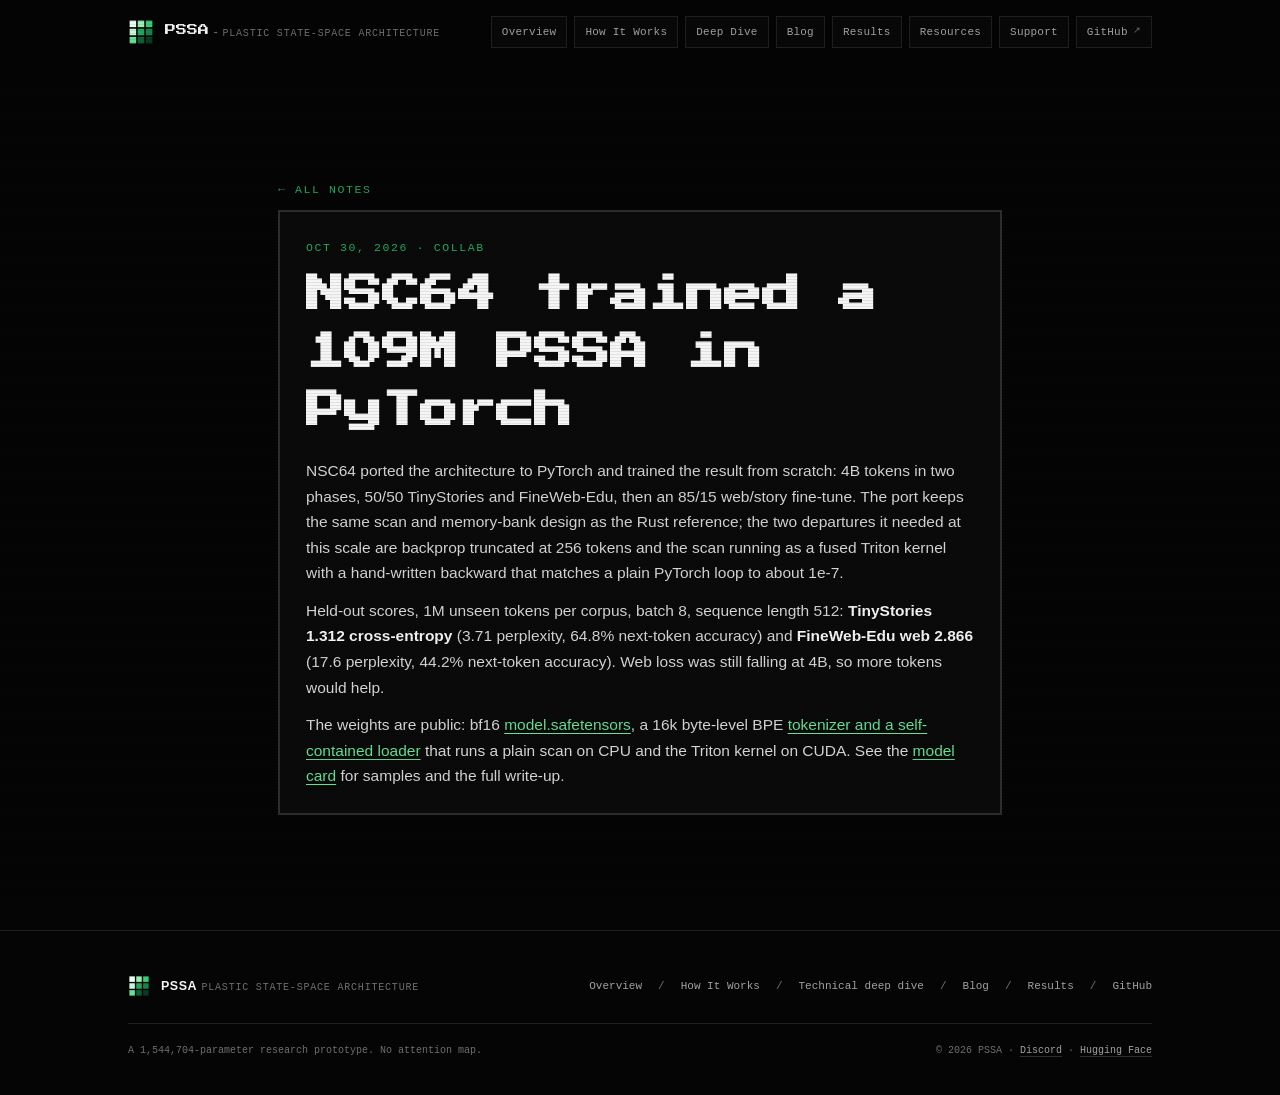
<file: posts/nsc64-109m.html>
<!DOCTYPE html>
<html lang="en">
<head>
<meta charset="utf-8">
<meta name="viewport" content="width=device-width, initial-scale=1">
<title>NSC64 trained a 109M PSSA in PyTorch · PSSA blog</title>
<meta name="description" content="NSC64 ported PSSA to PyTorch and trained 109M parameters on 4B tokens; held-out numbers and weights are public.">
<meta name="theme-color" content="#050505">
<link rel="canonical" href="https://sparticle62ops.github.io/pssa/posts/nsc64-109m.html">
<meta name="keywords" content="state space model, PSSA, Rust language model, download, release binaries">
<meta property="og:type" content="website">
<meta property="og:url" content="https://sparticle62ops.github.io/pssa/posts/nsc64-109m.html">
<meta property="og:image" content="https://sparticle62ops.github.io/pssa/assets/mark.png">
<meta name="twitter:card" content="summary">
<meta name="twitter:title" content="NSC64 trained a 109M PSSA in PyTorch · PSSA blog">
<meta name="twitter:description" content="NSC64 ported PSSA to PyTorch and trained 109M parameters on 4B tokens; held-out numbers and weights are public.">
<meta name="twitter:image" content="https://sparticle62ops.github.io/pssa/assets/mark.png">
<meta name="robots" content="index, follow">
<meta property="og:title" content="NSC64 trained a 109M PSSA in PyTorch · PSSA blog">
<meta property="og:description" content="NSC64 ported PSSA to PyTorch and trained 109M parameters on 4B tokens; held-out numbers and weights are public.">
<link rel="icon" href="data:image/svg+xml,%3Csvg xmlns='http://www.w3.org/2000/svg' viewBox='0 0 48 48'%3E%3Crect x='3' y='3' width='12' height='12' fill='%23E9FFF1'/%3E%3Crect x='18' y='3' width='12' height='12' fill='%2396EFB7'/%3E%3Crect x='33' y='3' width='12' height='12' fill='%233BCB78'/%3E%3Crect x='3' y='18' width='12' height='12' fill='%23C4F8D8'/%3E%3Crect x='18' y='18' width='12' height='12' fill='%2322A85D'/%3E%3Crect x='33' y='18' width='12' height='12' fill='%23178348'/%3E%3Crect x='3' y='33' width='12' height='12' fill='%2362E096'/%3E%3Crect x='18' y='33' width='12' height='12' fill='%23115E36'/%3E%3Crect x='33' y='33' width='12' height='12' fill='%230B3823'/%3E%3C/svg%3E">
<script>document.documentElement.classList.add('js');</script>
<link rel="stylesheet" href="../assets/site.css">
<script type="application/ld+json">
{
 "@context": "https://schema.org",
 "@type": "BlogPosting",
 "name": "NSC64 trained a 109M PSSA in PyTorch · PSSA blog",
 "url": "https://sparticle62ops.github.io/pssa/posts/nsc64-109m.html"
}
</script>
</head>
<body>
<a class="skip-link" href="#main">Skip to content</a>

<header class="site-header" data-header>
  <div class="wrap header-inner">
    <a class="brand" href="../index.html" aria-label="PSSA blog, back to the main site">
      <svg class="mark" viewBox="0 0 48 48" aria-hidden="true" focusable="false">
        <rect class="lg-sq" x="3" y="3" width="12" height="12"/>
        <rect class="lg-sq" x="18" y="3" width="12" height="12"/>
        <rect class="lg-sq" x="33" y="3" width="12" height="12"/>
        <rect class="lg-sq" x="3" y="18" width="12" height="12"/>
        <rect class="lg-sq" x="18" y="18" width="12" height="12"/>
        <rect class="lg-sq" x="33" y="18" width="12" height="12"/>
        <rect class="lg-sq" x="3" y="33" width="12" height="12"/>
        <rect class="lg-sq" x="18" y="33" width="12" height="12"/>
        <rect class="lg-sq" x="33" y="33" width="12" height="12"/>
      </svg>
      <span class="brand-text">
        <span class="brand-name">PSSA</span>
        <span class="brand-sep" aria-hidden="true">-</span>
        <span class="brand-sub">Plastic State-Space Architecture</span>
      </span>
    </a>
    <nav class="primary-nav" aria-label="Primary">
      <a href="../index.html#overview">Overview</a>
      <a href="../index.html#how">How It Works</a>
      <a href="../technical.html">Deep Dive</a>
      <a href="../blog.html">Blog</a>
      <a href="../index.html#results">Results</a>
      <a href="../index.html#get">Resources</a>
      <a href="../donate.html">Support</a>
      <a href="https://github.com/Sparticle62ops/pssa" target="_blank" rel="noopener noreferrer">GitHub <span class="nav-arrow" aria-hidden="true">↗</span></a>
    </nav>
  </div>
  <span class="scroll-progress" aria-hidden="true" data-scroll-progress></span>
</header>

<main id="main">
  <section class="section" id="post" aria-labelledby="post-title">
    <div class="wrap wrap-narrow">
      <p class="post-date reveal"><a href="../blog.html">← All notes</a></p>
      <article class="card post reveal">
        <p class="post-date">Oct 30, 2026 · collab</p>
        <h1 id="post-title" class="post-title">NSC64 trained a 109M PSSA in PyTorch</h1>
        <div class="post-body">
          <p>NSC64 ported the architecture to PyTorch and trained the result from scratch: 4B tokens in two phases, 50/50 TinyStories and FineWeb-Edu, then an 85/15 web/story fine-tune. The port keeps the same scan and memory-bank design as the Rust reference; the two departures it needed at this scale are backprop truncated at 256 tokens and the scan running as a fused Triton kernel with a hand-written backward that matches a plain PyTorch loop to about 1e-7.</p>
          <p>Held-out scores, 1M unseen tokens per corpus, batch 8, sequence length 512: <strong>TinyStories 1.312 cross-entropy</strong> (3.71 perplexity, 64.8% next-token accuracy) and <strong>FineWeb-Edu web 2.866</strong> (17.6 perplexity, 44.2% next-token accuracy). Web loss was still falling at 4B, so more tokens would help.</p>
          <p>The weights are public: bf16 <a href="https://huggingface.co/NSC64/pssa-100m/blob/main/model.safetensors">model.safetensors</a>, a 16k byte-level BPE <a href="https://huggingface.co/NSC64/pssa-100m">tokenizer and a self-contained loader</a> that runs a plain scan on CPU and the Triton kernel on CUDA. See the <a href="https://huggingface.co/NSC64/pssa-100m">model card</a> for samples and the full write-up.</p>
        </div>
      </article>
    </div>
  </section>
</main>

<footer class="site-footer">
  <div class="wrap">
    <div class="footer-top">
      <div class="footer-brand">
        <svg class="mark mark-static" viewBox="0 0 48 48" aria-hidden="true" focusable="false">
          <rect class="lg-sq" x="3" y="3" width="12" height="12"/>
          <rect class="lg-sq" x="18" y="3" width="12" height="12"/>
          <rect class="lg-sq" x="33" y="3" width="12" height="12"/>
          <rect class="lg-sq" x="3" y="18" width="12" height="12"/>
          <rect class="lg-sq" x="18" y="18" width="12" height="12"/>
          <rect class="lg-sq" x="33" y="18" width="12" height="12"/>
          <rect class="lg-sq" x="3" y="33" width="12" height="12"/>
          <rect class="lg-sq" x="18" y="33" width="12" height="12"/>
          <rect class="lg-sq" x="33" y="33" width="12" height="12"/>
        </svg>
        <span class="footer-wordmark"><strong>PSSA</strong><span>Plastic State-Space Architecture</span></span>
      </div>
      <nav class="footer-nav" aria-label="Footer">
        <a href="../index.html#overview">Overview</a><span class="sep" aria-hidden="true">/</span>
        <a href="../index.html#how">How It Works</a><span class="sep" aria-hidden="true">/</span>
        <a href="../technical.html">Technical deep dive</a><span class="sep" aria-hidden="true">/</span>
        <a href="../blog.html">Blog</a><span class="sep" aria-hidden="true">/</span>
        <a href="../index.html#results">Results</a><span class="sep" aria-hidden="true">/</span>
        <a href="https://github.com/Sparticle62ops/pssa" target="_blank" rel="noopener noreferrer">GitHub</a>
      </nav>
    </div>
    <div class="footer-bottom">
      <span>A 1,544,704-parameter research prototype. No attention map.</span>
      <span>© 2026 PSSA · <a href="https://discord.gg/9sqfKeqWYF" target="_blank" rel="noopener noreferrer">Discord</a> · <a href="https://huggingface.co/sparticle62/pssa" target="_blank" rel="noopener noreferrer">Hugging Face</a></span>
    </div>
  </div>
</footer>

<script src="../assets/site.js"></script>
<script src="../assets/index.js"></script>
</body>
</html>
</file>
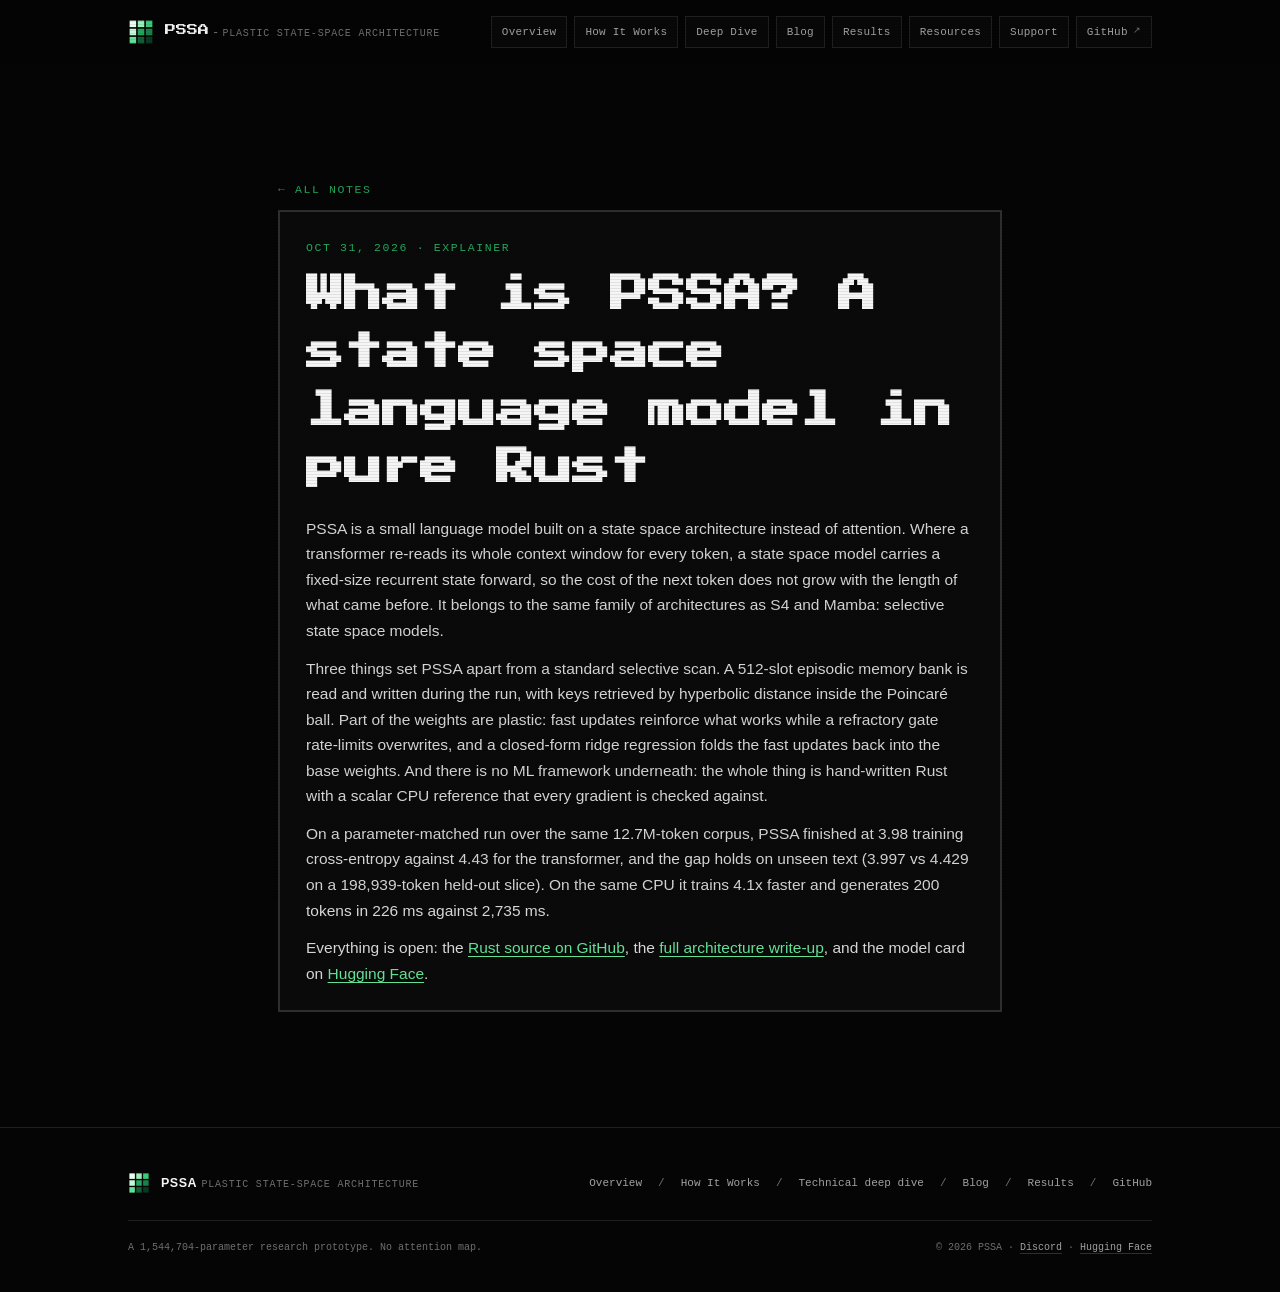
<file: posts/what-is-pssa.html>
<!DOCTYPE html>
<html lang="en">
<head>
<meta charset="utf-8">
<meta name="viewport" content="width=device-width, initial-scale=1">
<title>What is PSSA? A state space language model in pure Rust · PSSA blog</title>
<meta name="description" content="What PSSA is: a state space language model in pure Rust with a plastic memory bank, and how it compares to a parameter-matched transformer.">
<meta name="theme-color" content="#050505">
<link rel="canonical" href="https://sparticle62ops.github.io/pssa/posts/what-is-pssa.html">
<meta name="keywords" content="state space model, PSSA, Rust language model, download, release binaries">
<meta property="og:type" content="website">
<meta property="og:url" content="https://sparticle62ops.github.io/pssa/posts/what-is-pssa.html">
<meta property="og:image" content="https://sparticle62ops.github.io/pssa/assets/mark.png">
<meta name="twitter:card" content="summary">
<meta name="twitter:title" content="What is PSSA? A state space language model in pure Rust · PSSA blog">
<meta name="twitter:description" content="What PSSA is: a state space language model in pure Rust with a plastic memory bank, and how it compares to a parameter-matched transformer.">
<meta name="twitter:image" content="https://sparticle62ops.github.io/pssa/assets/mark.png">
<meta name="robots" content="index, follow">
<meta property="og:title" content="What is PSSA? A state space language model in pure Rust · PSSA blog">
<meta property="og:description" content="What PSSA is: a state space language model in pure Rust with a plastic memory bank, and how it compares to a parameter-matched transformer.">
<link rel="icon" href="data:image/svg+xml,%3Csvg xmlns='http://www.w3.org/2000/svg' viewBox='0 0 48 48'%3E%3Crect x='3' y='3' width='12' height='12' fill='%23E9FFF1'/%3E%3Crect x='18' y='3' width='12' height='12' fill='%2396EFB7'/%3E%3Crect x='33' y='3' width='12' height='12' fill='%233BCB78'/%3E%3Crect x='3' y='18' width='12' height='12' fill='%23C4F8D8'/%3E%3Crect x='18' y='18' width='12' height='12' fill='%2322A85D'/%3E%3Crect x='33' y='18' width='12' height='12' fill='%23178348'/%3E%3Crect x='3' y='33' width='12' height='12' fill='%2362E096'/%3E%3Crect x='18' y='33' width='12' height='12' fill='%23115E36'/%3E%3Crect x='33' y='33' width='12' height='12' fill='%230B3823'/%3E%3C/svg%3E">
<script>document.documentElement.classList.add('js');</script>
<link rel="stylesheet" href="../assets/site.css">
<script type="application/ld+json">
{
 "@context": "https://schema.org",
 "@type": "BlogPosting",
 "name": "What is PSSA? A state space language model in pure Rust · PSSA blog",
 "url": "https://sparticle62ops.github.io/pssa/posts/what-is-pssa.html"
}
</script>
</head>
<body>
<a class="skip-link" href="#main">Skip to content</a>

<header class="site-header" data-header>
  <div class="wrap header-inner">
    <a class="brand" href="../index.html" aria-label="PSSA blog, back to the main site">
      <svg class="mark" viewBox="0 0 48 48" aria-hidden="true" focusable="false">
        <rect class="lg-sq" x="3" y="3" width="12" height="12"/>
        <rect class="lg-sq" x="18" y="3" width="12" height="12"/>
        <rect class="lg-sq" x="33" y="3" width="12" height="12"/>
        <rect class="lg-sq" x="3" y="18" width="12" height="12"/>
        <rect class="lg-sq" x="18" y="18" width="12" height="12"/>
        <rect class="lg-sq" x="33" y="18" width="12" height="12"/>
        <rect class="lg-sq" x="3" y="33" width="12" height="12"/>
        <rect class="lg-sq" x="18" y="33" width="12" height="12"/>
        <rect class="lg-sq" x="33" y="33" width="12" height="12"/>
      </svg>
      <span class="brand-text">
        <span class="brand-name">PSSA</span>
        <span class="brand-sep" aria-hidden="true">-</span>
        <span class="brand-sub">Plastic State-Space Architecture</span>
      </span>
    </a>
    <nav class="primary-nav" aria-label="Primary">
      <a href="../index.html#overview">Overview</a>
      <a href="../index.html#how">How It Works</a>
      <a href="../technical.html">Deep Dive</a>
      <a href="../blog.html">Blog</a>
      <a href="../index.html#results">Results</a>
      <a href="../index.html#get">Resources</a>
      <a href="../donate.html">Support</a>
      <a href="https://github.com/Sparticle62ops/pssa" target="_blank" rel="noopener noreferrer">GitHub <span class="nav-arrow" aria-hidden="true">↗</span></a>
    </nav>
  </div>
  <span class="scroll-progress" aria-hidden="true" data-scroll-progress></span>
</header>

<main id="main">
  <section class="section" id="post" aria-labelledby="post-title">
    <div class="wrap wrap-narrow">
      <p class="post-date reveal"><a href="../blog.html">← All notes</a></p>
      <article class="card post reveal">
        <p class="post-date">Oct 31, 2026 · explainer</p>
        <h1 id="post-title" class="post-title">What is PSSA? A state space language model in pure Rust</h1>
        <div class="post-body">
          <p>PSSA is a small language model built on a state space architecture instead of attention. Where a transformer re-reads its whole context window for every token, a state space model carries a fixed-size recurrent state forward, so the cost of the next token does not grow with the length of what came before. It belongs to the same family of architectures as S4 and Mamba: selective state space models.</p>
          <p>Three things set PSSA apart from a standard selective scan. A 512-slot episodic memory bank is read and written during the run, with keys retrieved by hyperbolic distance inside the Poincaré ball. Part of the weights are plastic: fast updates reinforce what works while a refractory gate rate-limits overwrites, and a closed-form ridge regression folds the fast updates back into the base weights. And there is no ML framework underneath: the whole thing is hand-written Rust with a scalar CPU reference that every gradient is checked against.</p>
          <p>On a parameter-matched run over the same 12.7M-token corpus, PSSA finished at 3.98 training cross-entropy against 4.43 for the transformer, and the gap holds on unseen text (3.997 vs 4.429 on a 198,939-token held-out slice). On the same CPU it trains 4.1x faster and generates 200 tokens in 226 ms against 2,735 ms.</p>
          <p>Everything is open: the <a href="https://github.com/Sparticle62ops/pssa">Rust source on GitHub</a>, the <a href="../technical.html">full architecture write-up</a>, and the model card on <a href="https://huggingface.co/sparticle62/pssa">Hugging Face</a>.</p>
        </div>
      </article>
    </div>
  </section>
</main>

<footer class="site-footer">
  <div class="wrap">
    <div class="footer-top">
      <div class="footer-brand">
        <svg class="mark mark-static" viewBox="0 0 48 48" aria-hidden="true" focusable="false">
          <rect class="lg-sq" x="3" y="3" width="12" height="12"/>
          <rect class="lg-sq" x="18" y="3" width="12" height="12"/>
          <rect class="lg-sq" x="33" y="3" width="12" height="12"/>
          <rect class="lg-sq" x="3" y="18" width="12" height="12"/>
          <rect class="lg-sq" x="18" y="18" width="12" height="12"/>
          <rect class="lg-sq" x="33" y="18" width="12" height="12"/>
          <rect class="lg-sq" x="3" y="33" width="12" height="12"/>
          <rect class="lg-sq" x="18" y="33" width="12" height="12"/>
          <rect class="lg-sq" x="33" y="33" width="12" height="12"/>
        </svg>
        <span class="footer-wordmark"><strong>PSSA</strong><span>Plastic State-Space Architecture</span></span>
      </div>
      <nav class="footer-nav" aria-label="Footer">
        <a href="../index.html#overview">Overview</a><span class="sep" aria-hidden="true">/</span>
        <a href="../index.html#how">How It Works</a><span class="sep" aria-hidden="true">/</span>
        <a href="../technical.html">Technical deep dive</a><span class="sep" aria-hidden="true">/</span>
        <a href="../blog.html">Blog</a><span class="sep" aria-hidden="true">/</span>
        <a href="../index.html#results">Results</a><span class="sep" aria-hidden="true">/</span>
        <a href="https://github.com/Sparticle62ops/pssa" target="_blank" rel="noopener noreferrer">GitHub</a>
      </nav>
    </div>
    <div class="footer-bottom">
      <span>A 1,544,704-parameter research prototype. No attention map.</span>
      <span>© 2026 PSSA · <a href="https://discord.gg/9sqfKeqWYF" target="_blank" rel="noopener noreferrer">Discord</a> · <a href="https://huggingface.co/sparticle62/pssa" target="_blank" rel="noopener noreferrer">Hugging Face</a></span>
    </div>
  </div>
</footer>

<script src="../assets/site.js"></script>
<script src="../assets/index.js"></script>
</body>
</html>
</file>
<file: assets/site.css>
/* ============================================================
   PSSA — shared design system
   Near-black editorial base (Profound) + square monospace chrome
   (Typesafe), accented with nine shades of green.
   ============================================================ */

:root{
  color-scheme: dark;
  --bg: #050505;
  --bg-2: #0A0A0A;
  --bg-3: #101010;
  --ink: #F5F5F5;
  --ink-soft: #D6D6D6;
  --muted: #A1A1A1;
  --faint: #6F6F6F;
  --line: #1F1F1F;
  --line-strong: #2E2E2E;
  --g1: #0B3823;
  --g2: #115E36;
  --g3: #178348;
  --g4: #22A85D;
  --g5: #3BCB78;
  --g6: #62E096;
  --g7: #96EFB7;
  --g8: #C4F8D8;
  --g9: #E9FFF1;
  --accent: var(--g6);
  --accent-dim: var(--g4);
  --accent-faint: rgba(98, 224, 150, .12);
  --sans: ui-sans-serif, -apple-system, BlinkMacSystemFont, "Segoe UI", "Helvetica Neue", Helvetica, Arial, sans-serif;
  --mono: ui-monospace, "SF Mono", SFMono-Regular, Menlo, Consolas, "Liberation Mono", monospace;
  --pixel: 'Press Start 2P', 'Courier New', monospace;
  --wrap: 1120px;
  --ease: cubic-bezier(.22, .61, .36, 1);
}

@font-face{font-family:'Press Start 2P';font-style:normal;font-weight:400;font-display:swap;src:url([data-uri]) format('woff2')}
*, *::before, *::after{box-sizing:border-box}
html{scroll-behavior:smooth;scroll-padding-top:118px;-webkit-text-size-adjust:100%}
body{
  margin:0;min-width:320px;background:var(--bg);color:var(--ink);
  font-family:var(--sans);font-size:16px;line-height:1.7;
  -webkit-font-smoothing:antialiased;-moz-osx-font-smoothing:grayscale;
  text-rendering:optimizeLegibility;overflow-x:clip;
}
h1,h2,h3,h4,p,figure,blockquote,dl,dd{margin:0}
ul,ol{margin:0;padding:0;list-style:none}
a{color:inherit;text-decoration:none}
button{font:inherit;color:inherit;background:none;border:0;padding:0;cursor:pointer}
input{font:inherit;color:inherit}
img,svg{display:block;max-width:100%}
::selection{background:rgba(62, 203, 120, .3);color:#fff}
body::after{content:"";position:fixed;inset:0;pointer-events:none;z-index:2147483647;
  background:repeating-linear-gradient(to bottom, rgba(0,0,0,.16) 0 1px, transparent 1px 3px);opacity:.5}
:focus-visible{outline:2px solid var(--accent);outline-offset:3px;border-radius:0}
.sr-only{position:absolute;width:1px;height:1px;padding:0;margin:-1px;overflow:hidden;clip:rect(0,0,0,0);white-space:nowrap;border:0}
.wrap{width:100%;max-width:var(--wrap);margin:0 auto;padding:0 clamp(20px, 5vw, 48px)}

.skip-link{
  position:absolute;left:18px;top:-70px;z-index:100;padding:10px 15px;border-radius:0;
  background:var(--ink);color:#0A0A0A;font-size:13px;font-weight:550;
  transition:top .2s ease;
}
.skip-link:focus{top:14px}

/* ---------------- logo mark ---------------- */
.mark{display:block}
.lg-sq{
  transform-box:fill-box;transform-origin:center;
  animation-duration:3.6s;animation-iteration-count:infinite;
  animation-timing-function:linear;
}
.mark-static .lg-sq{animation:none}
.lg-sq:nth-child(1){fill:var(--g9);animation-name:logoLoop1}
.lg-sq:nth-child(2){fill:var(--g7);animation-name:logoLoop2}
.lg-sq:nth-child(3){fill:var(--g5);animation-name:logoLoop3}
.lg-sq:nth-child(4){fill:var(--g8);animation-name:logoLoop4}
.lg-sq:nth-child(5){fill:var(--g4);animation-name:logoLoop5}
.lg-sq:nth-child(6){fill:var(--g3);animation-name:logoLoop6}
.lg-sq:nth-child(7){fill:var(--g6);animation-name:logoLoop7}
.lg-sq:nth-child(8){fill:var(--g2);animation-name:logoLoop8}
.lg-sq:nth-child(9){fill:var(--g1);animation-name:logoLoop9}

@keyframes logoLoop1{
  0%{transform:translate(0,0) rotate(0deg);opacity:1;animation-timing-function:cubic-bezier(.32,.72,.28,1)}
  16%{transform:translate(-13px,-13px) rotate(-16deg);opacity:.12;animation-timing-function:linear}
  48%{transform:translate(-13px,-13px) rotate(-16deg);opacity:.12;animation-timing-function:cubic-bezier(.34,1.4,.64,1)}
  57%{transform:translate(0,0) rotate(0deg);opacity:1}
  100%{transform:translate(0,0) rotate(0deg);opacity:1}
}
@keyframes logoLoop2{
  0%{transform:translate(0,0) rotate(0deg);opacity:1;animation-timing-function:cubic-bezier(.32,.72,.28,1)}
  16%{transform:translate(0,-17px) rotate(5deg);opacity:.14;animation-timing-function:linear}
  50.6%{transform:translate(0,-17px) rotate(5deg);opacity:.14;animation-timing-function:cubic-bezier(.34,1.4,.64,1)}
  59.6%{transform:translate(0,0) rotate(0deg);opacity:1}
  100%{transform:translate(0,0) rotate(0deg);opacity:1}
}
@keyframes logoLoop3{
  0%{transform:translate(0,0) rotate(0deg);opacity:1;animation-timing-function:cubic-bezier(.32,.72,.28,1)}
  16%{transform:translate(13px,-13px) rotate(14deg);opacity:.12;animation-timing-function:linear}
  53.2%{transform:translate(13px,-13px) rotate(14deg);opacity:.12;animation-timing-function:cubic-bezier(.34,1.4,.64,1)}
  62.2%{transform:translate(0,0) rotate(0deg);opacity:1}
  100%{transform:translate(0,0) rotate(0deg);opacity:1}
}
@keyframes logoLoop4{
  0%{transform:translate(0,0) rotate(0deg);opacity:1;animation-timing-function:cubic-bezier(.32,.72,.28,1)}
  16%{transform:translate(-17px,0) rotate(-9deg);opacity:.13;animation-timing-function:linear}
  55.8%{transform:translate(-17px,0) rotate(-9deg);opacity:.13;animation-timing-function:cubic-bezier(.34,1.4,.64,1)}
  64.8%{transform:translate(0,0) rotate(0deg);opacity:1}
  100%{transform:translate(0,0) rotate(0deg);opacity:1}
}
@keyframes logoLoop5{
  0%{transform:translate(0,0) rotate(0deg);opacity:1;animation-timing-function:cubic-bezier(.32,.72,.28,1)}
  16%{transform:translate(0,0) rotate(26deg);opacity:.10;animation-timing-function:linear}
  58.4%{transform:translate(0,0) rotate(26deg);opacity:.10;animation-timing-function:cubic-bezier(.34,1.4,.64,1)}
  67.4%{transform:translate(0,0) rotate(0deg);opacity:1}
  100%{transform:translate(0,0) rotate(0deg);opacity:1}
}
@keyframes logoLoop6{
  0%{transform:translate(0,0) rotate(0deg);opacity:1;animation-timing-function:cubic-bezier(.32,.72,.28,1)}
  16%{transform:translate(17px,0) rotate(7deg);opacity:.13;animation-timing-function:linear}
  61%{transform:translate(17px,0) rotate(7deg);opacity:.13;animation-timing-function:cubic-bezier(.34,1.4,.64,1)}
  70%{transform:translate(0,0) rotate(0deg);opacity:1}
  100%{transform:translate(0,0) rotate(0deg);opacity:1}
}
@keyframes logoLoop7{
  0%{transform:translate(0,0) rotate(0deg);opacity:1;animation-timing-function:cubic-bezier(.32,.72,.28,1)}
  16%{transform:translate(-13px,13px) rotate(13deg);opacity:.12;animation-timing-function:linear}
  63.6%{transform:translate(-13px,13px) rotate(13deg);opacity:.12;animation-timing-function:cubic-bezier(.34,1.4,.64,1)}
  72.6%{transform:translate(0,0) rotate(0deg);opacity:1}
  100%{transform:translate(0,0) rotate(0deg);opacity:1}
}
@keyframes logoLoop8{
  0%{transform:translate(0,0) rotate(0deg);opacity:1;animation-timing-function:cubic-bezier(.32,.72,.28,1)}
  16%{transform:translate(0,17px) rotate(-7deg);opacity:.14;animation-timing-function:linear}
  66.2%{transform:translate(0,17px) rotate(-7deg);opacity:.14;animation-timing-function:cubic-bezier(.34,1.4,.64,1)}
  75.2%{transform:translate(0,0) rotate(0deg);opacity:1}
  100%{transform:translate(0,0) rotate(0deg);opacity:1}
}
@keyframes logoLoop9{
  0%{transform:translate(0,0) rotate(0deg);opacity:1;animation-timing-function:cubic-bezier(.32,.72,.28,1)}
  16%{transform:translate(13px,13px) rotate(-15deg);opacity:.12;animation-timing-function:linear}
  68.8%{transform:translate(13px,13px) rotate(-15deg);opacity:.12;animation-timing-function:cubic-bezier(.34,1.4,.64,1)}
  77.8%{transform:translate(0,0) rotate(0deg);opacity:1}
  100%{transform:translate(0,0) rotate(0deg);opacity:1}
}

/* ---------------- header ---------------- */
.site-header{
  position:sticky;top:0;z-index:60;
  background:rgba(5,5,5,.82);
  -webkit-backdrop-filter:blur(14px);
  backdrop-filter:blur(14px);
  border-bottom:1px solid transparent;
  transition:border-color .3s ease;
}
.site-header.is-scrolled{border-bottom-color:var(--line)}
.header-inner{
  display:flex;align-items:center;justify-content:space-between;gap:20px;
  min-height:64px;padding-top:10px;padding-bottom:10px;
}
.brand{display:inline-flex;align-items:center;gap:11px;min-width:0;flex:0 1 auto}
.brand .mark{width:26px;height:26px;flex:0 0 auto}
.brand-text{display:flex;align-items:baseline;flex-wrap:wrap;gap:.35em;font-size:13px;line-height:1.3;white-space:nowrap}
.brand-name{font-family:var(--pixel);font-size:11px;font-weight:400;letter-spacing:0;text-transform:uppercase}
.brand-sep{color:var(--faint)}
.brand-sub{font-family:var(--mono);font-size:10px;letter-spacing:.08em;color:var(--faint);text-transform:uppercase}
.primary-nav{display:flex;align-items:center;gap:7px;flex-wrap:wrap;justify-content:flex-end}
.primary-nav a{
  display:inline-flex;align-items:center;gap:5px;white-space:nowrap;
  font-family:var(--mono);font-size:11px;letter-spacing:.02em;
  padding:6px 10px;border:1px solid var(--line);border-radius:0;
  color:var(--muted);background:rgba(255,255,255,.015);
  transition:color .2s ease, border-color .2s ease, background .2s ease;
}
.primary-nav a:hover{color:var(--ink);border-color:var(--line-strong);background:var(--bg-3)}
.primary-nav a[aria-current="page"]{background:var(--ink);border-color:var(--ink);color:#0A0A0A}
.primary-nav .nav-arrow{font-size:9px;color:var(--faint)}
.primary-nav a:hover .nav-arrow{color:var(--accent)}
.primary-nav a[aria-current="page"] .nav-arrow{color:#0A0A0A}
.scroll-progress{
  position:absolute;left:0;right:0;bottom:-1px;height:1px;
  background:var(--accent-dim);
  transform:scaleX(0);transform-origin:0 50%;opacity:.9;
}

/* ---------------- announcement strip ---------------- */
.announce{
  display:flex;align-items:center;justify-content:center;gap:12px;flex-wrap:wrap;
  padding:9px clamp(20px, 5vw, 48px);text-align:center;
  border-bottom:1px solid var(--line);
  font-family:var(--mono);font-size:11.5px;color:var(--muted);
}
.announce .pill{
  display:inline-block;font-size:9px;font-weight:600;letter-spacing:.15em;text-transform:uppercase;
  padding:2.5px 8px;border:1px solid rgba(98, 224, 150, .38);border-radius:0;
  color:var(--accent);background:var(--accent-faint);
}
.announce a{color:var(--accent);border-bottom:1px solid rgba(98,224,150,.35);transition:border-color .2s ease, color .2s ease}
.announce a:hover{color:var(--g7);border-bottom-color:var(--g7)}

/* ---------------- buttons / pills / labels ---------------- */
.btn{
  display:inline-flex;align-items:center;justify-content:center;gap:9px;
  min-height:50px;padding:0 24px;border-radius:0;
  font-family:var(--pixel);font-size:10px;font-weight:400;letter-spacing:0;text-transform:uppercase;
  border:2px solid transparent;box-shadow:4px 4px 0 rgba(0,0,0,.85);
  transition:transform .12s steps(1,end), border-color .12s steps(1,end), background .12s steps(1,end), color .12s steps(1,end), box-shadow .12s steps(1,end);
}
.btn svg{width:14px;height:14px;flex:0 0 auto}
.btn-primary{background:var(--ink);color:#0A0A0A;box-shadow:4px 4px 0 var(--g4)}
.btn-primary:hover{background:#fff;transform:translate(-2px,-2px);box-shadow:6px 6px 0 var(--g3)}
.btn-primary:active{transform:translate(2px,2px);box-shadow:0 0 0 var(--g4)}
.btn-ghost{background:#141414;border-color:var(--line-strong);color:var(--ink-soft);box-shadow:4px 4px 0 rgba(0,0,0,.85)}
.btn-ghost:hover{border-color:var(--accent-dim);color:var(--ink);transform:translate(-2px,-2px);box-shadow:6px 6px 0 rgba(0,0,0,.9)}
.btn-ghost:active{transform:translate(2px,2px);box-shadow:0 0 0 rgba(0,0,0,.85)}
.btn-small{min-height:40px;padding:0 14px;font-size:8.5px}
.btn[disabled]{opacity:.55;cursor:default;transform:none}

.kicker{
  display:flex;align-items:center;gap:12px;margin-bottom:22px;
  font-family:var(--mono);font-size:11px;font-weight:500;letter-spacing:.16em;text-transform:uppercase;
  color:var(--faint);
}
.kicker::before{content:"";width:24px;height:1px;background:var(--line-strong);flex:0 0 auto}
.kicker .num{color:var(--accent)}
.tag{
  font-family:var(--mono);font-size:9.5px;font-weight:500;letter-spacing:.14em;text-transform:uppercase;
  color:var(--faint);white-space:nowrap;
}
.badge{
  display:inline-block;font-family:var(--mono);font-size:9.5px;font-weight:600;letter-spacing:.15em;text-transform:uppercase;
  padding:3px 9px;border:1px solid var(--line-strong);border-radius:0;color:var(--faint);
}
.badge.live{border-color:rgba(98,224,150,.4);color:var(--accent);background:var(--accent-faint)}
.badge.pending{border-color:var(--line-strong);color:var(--faint);background:rgba(255,255,255,.02)}

.text-link{
  color:var(--accent);text-decoration:underline;text-decoration-color:rgba(98,224,150,.3);
  text-underline-offset:4px;transition:color .2s ease, text-decoration-color .2s ease;
}
.text-link:hover{color:var(--g7);text-decoration-color:var(--g7)}

/* ---------------- cards ---------------- */
.card{
  background:var(--bg-2);
  border:2px solid var(--line-strong);
  border-radius:0;
}
.card-hover{transition:transform .3s var(--ease), border-color .3s ease, background .3s ease, box-shadow .3s ease}
.card-hover:hover{transform:translate(-2px,-2px);border-color:var(--line-strong);background:#0B0B0B;box-shadow:6px 6px 0 rgba(0,0,0,.8)}

/* ---------------- hero ---------------- */
.hero{position:relative;padding:clamp(64px, 9vw, 124px) 0 clamp(52px, 7vw, 92px);text-align:center}
.hero::before{
  content:"";position:absolute;inset:0;pointer-events:none;
  background:
    repeating-conic-gradient(rgba(34,168,93,.055) 0% 25%, transparent 25% 50%) 0 0/6px 6px,
    linear-gradient(to bottom, rgba(34,168,93,.32) 0 13%, rgba(34,168,93,.24) 13% 26%, rgba(34,168,93,.16) 26% 41%, rgba(34,168,93,.10) 41% 58%, rgba(34,168,93,.05) 58% 76%, transparent 76%);
}
.hero::after{
  content:"";position:absolute;inset:0;pointer-events:none;opacity:.09;mix-blend-mode:overlay;
  background-image:url("data:image/svg+xml;utf8,<svg xmlns='http://www.w3.org/2000/svg' width='180' height='180'><filter id='n'><feTurbulence type='fractalNoise' baseFrequency='0.8' numOctaves='2' stitchTiles='stitch'/><feColorMatrix type='saturate' values='0'/></filter><rect width='180' height='180' filter='url(%23n)'/></svg>");
}
.hero > .wrap{position:relative}
.hero .mark{width:clamp(44px, 6vw, 58px);height:auto;margin:0 auto 36px}
.hero h1{
  max-width:15ch;margin:0 auto;
  font-family:var(--pixel);font-size:clamp(18px, 3.6vw, 34px);line-height:1.55;letter-spacing:0;font-weight:400;
  text-transform:uppercase;text-shadow:3px 3px 0 rgba(34,168,93,.35);
}
.hero .hero-lede{
  max-width:680px;margin:26px auto 0;
  font-size:clamp(17px, 1.7vw, 19px);line-height:1.62;color:var(--muted);
}
.hero .hero-lede strong{color:var(--ink-soft);font-weight:550}
.hero-actions{display:flex;justify-content:center;flex-wrap:wrap;gap:12px;margin-top:38px}
.hero-meta{
  display:flex;justify-content:center;flex-wrap:wrap;gap:8px 24px;margin-top:32px;
  font-family:var(--mono);font-size:11.5px;color:var(--faint);letter-spacing:.01em;
}
.hero-meta span{display:inline-flex;align-items:center;gap:9px}
.hero-meta i{width:4px;height:4px;background:var(--accent);flex:0 0 auto}

/* ---------------- terminal screenshot panel ---------------- */
.shot{
  max-width:860px;margin:clamp(48px, 7vw, 84px) auto 0;text-align:left;
  background:var(--bg-2);border:1px solid var(--line-strong);border-radius:0;
  box-shadow:10px 10px 0 rgba(0,0,0,.8);
  overflow:hidden;
}
.shot-bar{
  display:flex;align-items:center;justify-content:space-between;gap:16px;
  padding:10px 16px;border-bottom:1px solid var(--line);
  font-family:var(--mono);font-size:10.5px;color:var(--faint);letter-spacing:.04em;
}
.shot-bar .shot-dots{display:flex;gap:6px}
.shot-bar .shot-dots i{width:8px;height:8px;border-radius:0;background:var(--bg-3);border:1px solid var(--line-strong)}
.shot-title{color:var(--muted)}
.shot-body{padding:20px 22px;overflow-x:auto}
.shot-body pre{
  margin:0;font-family:var(--mono);font-size:12.5px;line-height:1.75;color:var(--ink-soft);
  white-space:pre;tab-size:4;
}
.shot-body .k{color:var(--muted)}
.shot-body .v{color:var(--ink)}
.shot-body .ok{color:var(--accent)}
.shot-body .dim{color:var(--faint)}
.shot-progress{
  display:flex;align-items:center;gap:14px;
  padding:11px 16px;border-top:1px solid var(--line);
  font-family:var(--mono);font-size:10px;color:var(--faint);letter-spacing:.04em;
}
.prog-track{flex:1;height:3px;background:var(--bg-3);border-radius:0;overflow:hidden}
.prog-fill{display:block;height:100%;width:var(--w, 0%);background:linear-gradient(90deg, var(--g4), var(--g6));border-radius:inherit}

/* ---------------- sections ---------------- */
.section{position:relative;padding:clamp(72px, 9vw, 124px) 0}
.section + .section, .section-continued{border-top:1px solid var(--line)}
.section-head{max-width:820px}
.section-head.split{
  max-width:none;display:grid;grid-template-columns:minmax(0, 1.05fr) minmax(0, .95fr);
  gap:clamp(28px, 6vw, 80px);align-items:end;
}
.section-head h2{
  font-family:var(--pixel);font-size:clamp(13px, 2.2vw, 20px);line-height:1.65;letter-spacing:0;font-weight:400;
  max-width:30ch;text-transform:uppercase;
}
.section-lede{color:var(--muted);font-size:15.5px;line-height:1.72;max-width:54ch}
.section-lede + .section-lede{margin-top:14px}
.section-lede strong{color:var(--ink-soft);font-weight:550}
.section-continued{padding:clamp(56px, 7vw, 96px) 0 clamp(72px, 9vw, 124px)}
.subhead{
  display:grid;grid-template-columns:minmax(0, 1fr) minmax(0, .85fr);
  gap:clamp(24px, 5vw, 70px);align-items:end;
}
.subhead h3{font-size:clamp(22px, 3vw, 30px);line-height:1.1;letter-spacing:-.015em;font-weight:700}
.subhead p{color:var(--muted);font-size:14.5px;line-height:1.72}

/* ---------------- feature cards ---------------- */
.card-grid{display:grid;grid-template-columns:repeat(3, minmax(0, 1fr));gap:14px;margin-top:clamp(36px, 5vw, 58px)}
.feature{display:flex;flex-direction:column;padding:26px 26px 24px;min-height:300px}
.feature-top{display:flex;align-items:center;justify-content:space-between;gap:12px}
.feature-index{font-family:var(--mono);font-size:11px;color:var(--accent)}
.feature-icon{width:42px;height:42px;color:var(--accent);margin:26px 0 20px}
.feature h3{font-size:17.5px;line-height:1.3;font-weight:500;letter-spacing:-.012em;margin-bottom:10px}
.feature p{font-size:13.5px;line-height:1.7;color:var(--muted)}
.feature .feature-eq{
  margin-top:auto;padding-top:18px;border-top:1px solid var(--line);
  font-family:var(--mono);font-size:12.5px;color:var(--accent);letter-spacing:.01em;
}
.feature .feature-eq sub{font-size:.72em}
.glyph-line{stroke:currentColor;fill:none;stroke-width:1.2;vector-effect:non-scaling-stroke}
.glyph-thin{stroke:rgba(98,224,150,.35);fill:none;stroke-width:1;vector-effect:non-scaling-stroke}
.glyph-fill{fill:currentColor}
.glyph-orbit{animation:glyphOrbit 13s linear infinite;transform-origin:24px 24px}
.glyph-pulse{animation:glyphPulse 4.8s ease-in-out infinite}
.glyph-pulse.two{animation-delay:1.6s}
.glyph-pulse.three{animation-delay:3.1s}

.scope-note{
  display:flex;gap:12px;align-items:flex-start;margin-top:24px;
  padding:16px 18px;border:1px solid var(--line);border-radius:0;background:var(--bg-2);
  color:var(--faint);font-size:12.5px;line-height:1.7;max-width:none;
}
.scope-note b{font-weight:550;color:var(--ink-soft)}
.scope-note::before{
  content:"";flex:0 0 auto;width:6px;height:6px;margin-top:8px;
  background:var(--accent-dim);
}

/* ---------------- walkthrough ---------------- */
.walkthrough{margin-top:clamp(36px, 4.5vw, 54px);padding:clamp(20px, 3vw, 32px)}
.walk-head{display:flex;justify-content:space-between;align-items:flex-start;gap:20px;flex-wrap:wrap}
.walk-head h3{font-size:clamp(19px, 2.4vw, 24px);line-height:1.2;letter-spacing:-.015em;font-weight:500}
.walk-head p{margin-top:6px;font-size:12px;color:var(--faint)}
.narration-btn{
  display:inline-flex;align-items:center;gap:9px;min-height:36px;padding:0 13px;
  border:1px solid var(--line-strong);border-radius:0;
  background:var(--bg-3);color:var(--muted);
  font-family:var(--mono);font-size:11px;letter-spacing:.02em;
  transition:border-color .2s ease, color .2s ease, background .2s ease;
}
.narration-btn:hover{border-color:#3D3D3D;color:var(--ink)}
.narration-btn[aria-pressed="true"]{border-color:rgba(98,224,150,.5);color:var(--accent);background:var(--accent-faint)}
.narration-btn svg{width:15px;height:15px;flex:0 0 auto}
.narration-btn .wave{opacity:0;transition:opacity .2s ease}
.narration-btn[aria-pressed="true"] .wave{opacity:1}
.narration-btn .slash{opacity:1;transition:opacity .2s ease}
.narration-btn[aria-pressed="true"] .slash{opacity:0}
.narration-btn .narrate-dot{width:5px;height:5px;background:var(--faint);flex:0 0 auto}
.narration-btn[aria-pressed="true"] .narrate-dot{background:var(--accent);animation:statusPulse 2.8s ease-in-out infinite}

.step-tabs{
  display:flex;gap:8px;margin-top:24px;padding-bottom:2px;
  overflow-x:auto;scrollbar-width:none;
  border-bottom:1px solid var(--line);
}
.step-tabs::-webkit-scrollbar{display:none}
.step-tab{
  display:inline-flex;align-items:center;gap:7px;flex:0 0 auto;white-space:nowrap;
  padding:7px 12px;border:1px solid var(--line);border-radius:0 3px 0 0;
  border-bottom:0;transform:translateY(1px);
  font-family:var(--mono);font-size:11px;letter-spacing:.02em;
  color:var(--muted);background:transparent;
  transition:color .2s ease, background .2s ease, border-color .2s ease;
}
.step-tab:hover{color:var(--ink);border-color:var(--line-strong)}
.step-tab .tab-num{color:var(--accent-dim);font-size:10px}
.step-tab[aria-pressed="true"]{background:var(--ink);border-color:var(--ink);color:#0A0A0A}
.step-tab[aria-pressed="true"] .tab-num{color:var(--g3)}

.walk-body{
  display:grid;grid-template-columns:minmax(0, 1.13fr) minmax(320px, .87fr);
  gap:clamp(24px, 3.5vw, 44px);margin-top:28px;align-items:start;
}
.walk-diagram{
  padding:clamp(16px, 2vw, 22px);min-width:0;
  background:var(--bg);border:1px solid var(--line);border-radius:0;
}
.diagram-topline{display:flex;justify-content:space-between;align-items:center;gap:12px;flex-wrap:wrap;margin-bottom:20px}
.diagram-label{font-family:var(--mono);font-size:9.5px;letter-spacing:.14em;text-transform:uppercase;color:var(--faint)}
.diagram-callout{
  display:inline-flex;align-items:center;gap:8px;min-height:26px;padding:4px 11px;
  border:1px solid rgba(98,224,150,.45);border-radius:0;
  background:var(--accent-faint);color:var(--accent);
  font-family:var(--mono);font-size:9.5px;letter-spacing:.1em;text-transform:uppercase;
}
.diagram-callout::before{content:"";width:5px;height:5px;background:var(--accent);flex:0 0 auto}
.pipeline{display:flex;align-items:stretch;gap:0;min-width:0}
.node{
  position:relative;flex:1 1 0;min-width:0;text-align:left;
  padding:14px 12px 13px;border:1px solid var(--line);border-radius:0;
  background:var(--bg-2);
  transition:border-color .25s ease, background .25s ease, transform .3s var(--ease);
  z-index:1;
}
.node:hover{border-color:var(--line-strong);background:var(--bg-3)}
.node.is-active,.node.is-preview{border-color:rgba(98,224,150,.55);background:rgba(34,168,93,.07)}
.node-top{display:flex;justify-content:space-between;align-items:center;gap:6px}
.node-num{font-family:var(--mono);font-size:10px;color:var(--faint);transition:color .2s ease}
.node.is-active .node-num,.node.is-preview .node-num{color:var(--accent)}
.node-dot{width:4px;height:4px;background:var(--line-strong);transition:background .2s ease}
.node.is-active .node-dot,.node.is-preview .node-dot{background:var(--accent)}
.node-title{display:block;margin-top:13px;font-size:12.5px;font-weight:550;line-height:1.28;color:var(--ink-soft)}
.node-sub{display:block;margin-top:5px;font-size:9.5px;line-height:1.4;color:var(--faint)}
.pipe-link{position:relative;flex:0 0 21px;display:flex;align-items:center;padding:0 4px}
.pipe-link::before{content:"";width:100%;height:1px;background:var(--line-strong)}
.pipe-link::after{
  content:"";position:absolute;right:4px;width:4px;height:4px;
  border-top:1px solid var(--faint);border-right:1px solid var(--faint);
  transform:rotate(45deg);
}
.bank-row{display:grid;grid-template-columns:minmax(0,1fr) 118px;gap:9px;margin-top:22px}
.bank-node{display:flex;align-items:center;justify-content:space-between;gap:14px;padding:12px 14px;flex:none}
.bank-copy{min-width:0}
.bank-kicker{display:block;font-family:var(--mono);font-size:8.5px;letter-spacing:.13em;text-transform:uppercase;color:var(--faint)}
.bank-title{display:block;margin-top:4px;font-size:11.5px;line-height:1.4;font-weight:550;color:var(--ink-soft)}
.bank-dots{display:grid;grid-template-columns:repeat(8, 4px);gap:4px;flex:0 0 auto}
.bank-dots i{width:4px;height:4px;background:rgba(98,224,150,.18);animation:slotPulse 4.6s ease-in-out infinite;animation-delay:calc(var(--i,0) * .16s)}
.bank-dots i:nth-child(3n){background:rgba(98,224,150,.6)}
.consolidate-node{display:flex;flex-direction:column;justify-content:center;padding:11px 12px;text-align:left}
.consolidate-node .node-title{margin-top:7px;font-size:11px}
.consolidate-node .node-sub{font-size:10px;color:var(--accent-dim);margin-top:4px}
.diagram-foot{display:flex;justify-content:space-between;gap:14px;flex-wrap:wrap;margin-top:16px;font-family:var(--mono);font-size:8.5px;letter-spacing:.12em;text-transform:uppercase;color:var(--faint)}

.phase-panels{position:relative;min-width:0}
.phase-panel{border-top:1px solid var(--line);padding-top:22px;animation:panelIn .4s var(--ease)}
.phase-panel[hidden]{display:none}
.phase-kicker{display:flex;align-items:center;gap:9px;font-family:var(--mono);font-size:9.5px;letter-spacing:.14em;text-transform:uppercase;color:var(--accent-dim)}
.phase-kicker::before{content:"";width:14px;height:1px;background:var(--accent-dim)}
.phase-panel h3{margin-top:12px;font-size:clamp(19px, 2.3vw, 24px);line-height:1.2;letter-spacing:-.02em;font-weight:500}
.phase-copy{margin-top:12px;color:var(--muted);font-size:13.5px;line-height:1.7;max-width:46ch}
.phase-eq{margin-top:20px}
.eq-tag{
  display:inline-flex;align-items:center;gap:8px;margin-bottom:9px;
  font-family:var(--mono);font-size:9.5px;font-weight:600;letter-spacing:.15em;text-transform:uppercase;color:var(--faint);
}
.eq-tag::before{content:"";width:12px;height:1px;background:var(--line-strong)}
.phase-nav{display:flex;align-items:center;justify-content:space-between;gap:10px;margin-top:20px;padding-top:14px;border-top:1px solid var(--line)}
.phase-btn{
  display:inline-flex;align-items:center;gap:6px;padding:6px 9px;border-radius:0;
  color:var(--faint);font-family:var(--mono);font-size:10.5px;letter-spacing:.02em;
  transition:color .2s ease, background .2s ease;
}
.phase-btn:hover{color:var(--ink);background:var(--bg-3)}
.phase-btn svg{width:11px;height:11px}
.phase-count{font-family:var(--mono);font-size:9.5px;letter-spacing:.1em;color:var(--faint);font-variant-numeric:tabular-nums}
html:not(.walk-ready) .phase-panel + .phase-panel{margin-top:26px;border-top:1px solid var(--line);padding-top:22px}

/* ---------------- equations (mono) ---------------- */
.eq{
  padding:15px 18px;border:1px solid var(--line);border-radius:0;
  background:var(--bg);
  font-family:var(--mono);font-size:13.5px;line-height:1.75;color:var(--ink-soft);
  overflow-x:auto;overflow-y:hidden;
}
.eq + .eq{margin-top:9px}
.eq-line{display:inline-flex;align-items:center;white-space:nowrap;min-width:100%}
.eq-line + .eq-line{margin-top:9px}
.eq .v{color:var(--accent)}
.eq .op{color:var(--faint)}
.eq .fn{color:var(--muted)}
.eq sub,.eq sup{font-size:.68em;line-height:1;color:var(--ink-soft)}
.eq .frac{display:inline-flex;flex-direction:column;align-items:center;vertical-align:middle;margin:0 .25em;line-height:1.25}
.eq .frac .num{padding:0 .3em .1em}
.eq .frac .den{padding:.1em .3em 0;border-top:1px solid var(--line-strong)}
.math-caption{margin-top:10px;font-family:var(--mono);font-size:10.5px;line-height:1.6;color:var(--faint);letter-spacing:.01em}

/* ---------------- token demo ---------------- */
.demo-card{margin-top:26px;padding:clamp(18px, 2.8vw, 28px)}
.demo-head{display:flex;justify-content:space-between;align-items:flex-start;gap:16px;flex-wrap:wrap}
.demo-title{font-size:16.5px;font-weight:500;letter-spacing:-.01em}
.demo-sub{margin-top:5px;font-family:var(--mono);font-size:10.5px;color:var(--faint);letter-spacing:.02em}
.schematic-badge{
  display:inline-flex;align-items:center;gap:8px;padding:5px 10px;border-radius:0;
  border:1px solid rgba(98,224,150,.4);background:var(--accent-faint);
  color:var(--accent);font-family:var(--mono);font-size:9px;letter-spacing:.1em;text-transform:uppercase;
  white-space:nowrap;
}
.schematic-badge::before{content:"";width:5px;height:5px;background:var(--accent);animation:statusPulse 2.8s ease-in-out infinite}
.demo-form{display:flex;flex-direction:column;gap:8px;margin-top:22px}
.demo-form label{font-family:var(--mono);font-size:9.5px;letter-spacing:.14em;text-transform:uppercase;color:var(--faint)}
.demo-input-row{display:flex;gap:9px}
.demo-input-row input{
  flex:1 1 auto;min-width:0;padding:12px 14px;border:1px solid var(--line-strong);border-radius:0;
  background:var(--bg);color:var(--ink);font-size:14px;
  transition:border-color .2s ease, box-shadow .2s ease;
}
.demo-input-row input::placeholder{color:var(--faint)}
.demo-input-row input:focus{outline:none;border-color:rgba(98,224,150,.65);box-shadow:0 0 0 3px var(--accent-faint)}
.demo-input-row .btn{flex:0 0 auto}
.demo-tokens{margin-top:20px}
.demo-line-label{display:flex;justify-content:space-between;align-items:center;gap:12px;font-family:var(--mono);font-size:9.5px;letter-spacing:.14em;text-transform:uppercase;color:var(--faint)}
.demo-line-label em{font-style:normal;font-size:9px;letter-spacing:.02em;text-transform:none;color:var(--faint)}
.chips{display:flex;flex-wrap:wrap;gap:6px;margin-top:10px;min-height:32px;align-items:center}
.token-chip{
  display:inline-flex;align-items:baseline;gap:7px;padding:5px 8px;border-radius:0;max-width:100%;
  border:1px solid var(--line);background:var(--bg);
  color:var(--ink-soft);font-family:var(--mono);font-size:11.5px;line-height:1;white-space:nowrap;
  transition:border-color .2s ease, background .2s ease, color .2s ease, transform .2s var(--ease), opacity .2s ease;
}
.token-chip .chip-text{overflow:hidden;text-overflow:ellipsis;min-width:0}
.token-chip .chip-id{font-size:8px;letter-spacing:.06em;color:var(--faint)}
.token-chip.is-active{border-color:rgba(98,224,150,.6);background:rgba(34,168,93,.08);color:var(--ink);transform:translateY(-2px)}
.token-chip.is-active .chip-id{color:var(--accent-dim)}
.token-chip.is-done{opacity:.5}
.chips-placeholder{font-size:12px;color:var(--faint)}
.demo-pipeline{display:grid;grid-template-columns:repeat(4, minmax(0, 1fr));gap:9px;margin-top:16px}
.stage{
  position:relative;min-height:136px;padding:13px 13px 12px;
  border:1px solid var(--line);border-radius:0;background:var(--bg);
  transition:border-color .25s ease, background .25s ease;
}
.stage.is-active{border-color:rgba(98,224,150,.55);background:rgba(34,168,93,.05)}
.stage-num{font-family:var(--mono);font-size:9.5px;color:var(--faint)}
.stage h4{margin-top:8px;font-size:11.5px;font-weight:550;color:var(--ink-soft)}
.stage p{margin-top:4px;font-size:9.5px;line-height:1.45;color:var(--faint)}
.stage-live{margin-top:13px;min-height:20px;display:flex;align-items:center;gap:6px;font-size:9.5px;color:var(--faint)}
.stage-live .live-chip{
  display:none;max-width:100%;padding:3px 6px;border-radius:0;
  border:1px solid rgba(98,224,150,.35);background:var(--accent-faint);
  color:var(--accent);font-family:var(--mono);font-size:9.5px;white-space:nowrap;overflow:hidden;text-overflow:ellipsis;
}
.stage.is-active .stage-live .placeholder{display:none}
.stage.is-active .stage-live .live-chip{display:inline-block}
.stage.is-active .stage-num{color:var(--accent)}
.demo-readout{display:grid;grid-template-columns:1.08fr .7fr 1.16fr;gap:9px;margin-top:9px}
.readout-card{min-width:0;padding:14px;border:1px solid var(--line);border-radius:0;background:var(--bg)}
.readout-head{display:flex;justify-content:space-between;align-items:baseline;gap:8px;font-family:var(--mono);font-size:8.5px;letter-spacing:.12em;text-transform:uppercase;color:var(--faint)}
.readout-head em{font-style:normal;font-size:8.5px;letter-spacing:.02em;text-transform:none;color:var(--faint)}
.state-grid{display:grid;grid-template-columns:repeat(8, minmax(0, 1fr));gap:4px;margin-top:14px}
.state-cell{display:flex;flex-direction:column;align-items:center;gap:5px;min-width:0}
.state-meter{
  position:relative;width:100%;height:58px;border-radius:0;overflow:hidden;
  border:1px solid var(--line);
  background:var(--bg-3);
}
.state-meter::after{content:"";position:absolute;left:0;right:0;top:50%;height:1px;background:var(--line-strong)}
.state-fill{
  position:absolute;left:16%;right:16%;border-radius:0;
  background:linear-gradient(180deg, var(--g6), var(--g4));
  transition:height .26s var(--ease), top .26s var(--ease), bottom .26s var(--ease);
}
.state-fill.neg{background:linear-gradient(180deg, rgba(59,203,120,.5), rgba(23,131,72,.35))}
.state-label{font-family:var(--mono);font-size:8.5px;color:var(--faint)}
.state-num{font-family:var(--mono);font-size:8.5px;color:var(--ink-soft);font-variant-numeric:tabular-nums;white-space:nowrap}
.gate-value{margin-top:14px;font-family:var(--mono);font-size:clamp(22px, 3.2vw, 30px);line-height:1;color:var(--accent);font-variant-numeric:tabular-nums}
.gate-meter{height:4px;border-radius:0;background:var(--bg-3);margin-top:14px;overflow:hidden}
.gate-fill{height:100%;width:50%;border-radius:inherit;background:linear-gradient(90deg, var(--g4), var(--g6));transition:width .28s var(--ease)}
.gate-sub{margin-top:11px;font-size:9.5px;line-height:1.5;color:var(--faint)}
.bank-grid{display:grid;grid-template-columns:repeat(32, minmax(0, 1fr));gap:2px;margin-top:13px;max-width:310px}
.slot-cell{aspect-ratio:1;border-radius:0;background:#161616;transition:background .15s ease, transform .15s ease}
.slot-cell.is-fired{background:var(--g6);transform:scale(1.25)}
.fired-list{display:flex;flex-wrap:wrap;gap:6px;margin-top:10px;min-height:22px}
.fired-list span{font-family:var(--mono);font-size:9.5px;color:var(--faint)}
.fired-empty{font-size:9.5px;color:var(--faint)}
.demo-status{
  display:flex;justify-content:space-between;align-items:baseline;gap:14px;flex-wrap:wrap;
  margin-top:13px;padding-top:11px;border-top:1px solid var(--line);
  font-family:var(--mono);font-size:10px;color:var(--faint);
}
.demo-status .status-note{color:var(--muted)}

/* ---------------- results ---------------- */
.result-stats{
  display:grid;grid-template-columns:repeat(4, minmax(0, 1fr));
  margin-top:clamp(34px, 4vw, 52px);
  border-top:1px solid var(--line);border-bottom:1px solid var(--line);
}
.result-stat{padding:26px 22px 25px;border-left:1px solid var(--line);position:relative}
.result-stat:first-child{border-left:0}
.result-stat .stat-label{font-family:var(--mono);font-size:9.5px;letter-spacing:.14em;text-transform:uppercase;color:var(--faint)}
.result-stat .stat-big{margin-top:10px;font-family:var(--mono);font-size:clamp(24px, 3.2vw, 32px);line-height:1;letter-spacing:-.02em;font-variant-numeric:tabular-nums;color:var(--ink)}
.result-stat .stat-big .unit{font-size:.32em;letter-spacing:.04em;color:var(--faint);vertical-align:super;margin-left:.35em}
.result-stat p{margin-top:10px;font-size:11px;line-height:1.55;color:var(--faint);max-width:24ch}

.chart-card{margin-top:clamp(34px, 4.5vw, 56px);padding:clamp(18px, 2.8vw, 28px)}
.chart-head{display:flex;justify-content:space-between;align-items:flex-start;gap:22px;flex-wrap:wrap}
.chart-title{font-size:16.5px;font-weight:500;letter-spacing:-.01em}
.chart-sub{margin-top:5px;font-size:12px;color:var(--faint);max-width:56ch;line-height:1.6}
.chart-readout{display:flex;flex-direction:column;align-items:flex-end;min-width:150px;text-align:right}
.chart-readout .readout-step{font-family:var(--mono);font-size:9px;letter-spacing:.12em;text-transform:uppercase;color:var(--faint);white-space:nowrap}
.chart-readout strong{font-family:var(--mono);font-size:clamp(20px, 2.6vw, 26px);line-height:1.1;color:var(--accent);font-variant-numeric:tabular-nums}
.chart-readout .readout-meta{font-family:var(--mono);font-size:9.5px;color:var(--faint);margin-top:3px;white-space:nowrap}
.chart-shell{margin-top:24px}
.chart-body{display:grid;grid-template-columns:46px minmax(0, 1fr);column-gap:12px}
.chart-yticks{position:relative;height:clamp(250px, 30vw, 350px)}
.chart-yticks span{position:absolute;right:0;transform:translateY(-50%);font-family:var(--mono);font-size:9.5px;line-height:1;color:var(--faint);font-variant-numeric:tabular-nums}
.chart-frame{position:relative;height:clamp(250px, 30vw, 350px);border-left:1px solid var(--line-strong);border-bottom:1px solid var(--line-strong);cursor:crosshair}
.chart-svg{position:absolute;inset:0;width:100%;height:100%;overflow:visible}
.chart-grid{stroke:#161616;stroke-width:1;vector-effect:non-scaling-stroke;shape-rendering:crispEdges}
.chart-grid.v{stroke:#121212}
.loss-line{fill:none;stroke:var(--g5);stroke-width:2;stroke-linecap:round;stroke-linejoin:round;vector-effect:non-scaling-stroke}
.loss-line.static{opacity:.6;stroke-width:1.6}
.loss-line.dynamic{opacity:0}
.loss-area{fill:url(#lossFill);opacity:0;transition:opacity 1s ease .55s}
.chart-ready .loss-line.dynamic{opacity:1;stroke-dasharray:1;stroke-dashoffset:1}
.chart-ready.is-drawn .loss-line.dynamic{stroke-dashoffset:0;transition:stroke-dashoffset 2.2s var(--ease)}
.chart-ready.is-drawn .loss-area{opacity:1}
.chart-ready .loss-line.static{display:none}
.chart-cursor{
  position:absolute;top:0;bottom:0;width:1px;opacity:0;pointer-events:none;
  background:rgba(98,224,150,.5);
  transition:opacity .18s ease;
}
.chart-dot{
  position:absolute;width:8px;height:8px;border-radius:0;opacity:0;pointer-events:none;
  background:var(--accent);box-shadow:0 0 0 3px rgba(98,224,150,.15);
  transform:translate(-50%,-50%);transition:opacity .18s ease;
}
.chart-cursor.is-visible,.chart-dot.is-visible{opacity:1}
.chart-endlabel{
  position:absolute;right:0;top:88.9%;transform:translate(-9px, -135%);
  font-family:var(--mono);font-size:12px;line-height:1;color:var(--accent);
  white-space:nowrap;pointer-events:none;
}
.chart-startlabel{
  position:absolute;left:0;top:5.6%;transform:translate(8px, 8px);
  font-family:var(--mono);font-size:9px;letter-spacing:.06em;color:var(--faint);white-space:nowrap;pointer-events:none;
}
.chart-axis-x{display:grid;grid-template-columns:46px minmax(0,1fr);column-gap:12px;margin-top:8px}
.x-ticks{position:relative;height:16px}
.x-ticks span{position:absolute;transform:translateX(-50%);font-family:var(--mono);font-size:9.5px;line-height:1;color:var(--faint);font-variant-numeric:tabular-nums;white-space:nowrap}
.x-ticks span:first-child{transform:none}
.x-ticks span:last-child{transform:translateX(-100%)}
.chart-x-title{margin-top:11px;text-align:center;font-family:var(--mono);font-size:9px;letter-spacing:.12em;text-transform:uppercase;color:var(--faint);line-height:1.6}
.chart-x-title.note{text-transform:none;letter-spacing:.02em;font-size:10.5px;color:var(--muted);max-width:70ch;margin-left:auto;margin-right:auto}
.chart-foot{display:flex;justify-content:space-between;align-items:flex-start;gap:16px;flex-wrap:wrap;margin-top:16px;font-family:var(--mono);font-size:10px;line-height:1.55;color:var(--faint)}
.chart-foot .hint{display:inline-flex;align-items:center;gap:7px;color:var(--faint)}
.chart-foot kbd{
  font-family:var(--mono);font-size:9px;padding:2px 4px;border:1px solid var(--line-strong);border-radius:0;
  color:var(--muted);background:var(--bg-3);
}
.chart-details{margin-top:14px;border-top:1px solid var(--line);padding-top:12px}
.chart-details summary{
  cursor:pointer;font-family:var(--mono);font-size:10.5px;color:var(--muted);width:max-content;max-width:100%;
  transition:color .2s ease;
}
.chart-details summary:hover{color:var(--ink)}
.chart-data-table{width:100%;border-collapse:collapse;margin-top:12px;font-size:12px}
.chart-data-table caption{text-align:left;color:var(--faint);font-family:var(--mono);font-size:10px;padding-bottom:8px}
.chart-data-table th,.chart-data-table td{padding:7px 10px 7px 0;text-align:left;border-bottom:1px solid var(--line);font-variant-numeric:tabular-nums}
.chart-data-table th{font-family:var(--mono);font-size:9px;letter-spacing:.1em;text-transform:uppercase;color:var(--faint);font-weight:500}
.chart-data-table td{color:var(--ink-soft);font-family:var(--mono)}

/* ---------------- benchmark table ---------------- */
.bench{margin-top:clamp(44px, 6vw, 72px)}
.bench-head{padding:20px clamp(18px, 2.5vw, 26px) 16px;display:flex;justify-content:space-between;align-items:flex-start;gap:18px;flex-wrap:wrap}
.bench-head h3{font-size:16.5px;font-weight:500;letter-spacing:-.01em}
.bench-head p{margin-top:5px;font-size:12px;color:var(--faint);max-width:66ch;line-height:1.6}
.bench-table{width:100%;border-collapse:collapse;font-size:12.5px}
.bench-table thead th{
  padding:10px 14px;text-align:left;border-top:1px solid var(--line);border-bottom:1px solid var(--line);
  background:rgba(255,255,255,.015);color:var(--faint);
  font-family:var(--mono);font-size:8.5px;line-height:1.4;font-weight:500;letter-spacing:.13em;text-transform:uppercase;
}
.bench-table tbody th,.bench-table tbody td{padding:15px 14px;border-bottom:1px solid var(--line);text-align:left;vertical-align:middle}
.bench-table tbody tr:last-child th,.bench-table tbody tr:last-child td{border-bottom:0}
.bench-table tbody th{font-weight:550;color:var(--ink-soft);font-size:13px;line-height:1.35}
.metric-note{display:block;margin-top:3px;font-size:9.5px;font-weight:400;color:var(--faint);letter-spacing:.01em}
.bench-val{font-family:var(--mono);font-size:14.5px;line-height:1;color:var(--ink);font-variant-numeric:tabular-nums;white-space:nowrap}
.bench-val small{font-size:9px;letter-spacing:.02em;color:var(--faint);margin-left:3px}
.bench-best{color:var(--accent)}
.bench-gap{
  display:inline-flex;align-items:center;gap:5px;padding:3px 7px;border-radius:0;
  border:1px solid rgba(98,224,150,.3);background:var(--accent-faint);color:var(--accent);
  font-family:var(--mono);font-size:9.5px;font-weight:550;white-space:nowrap;
}
.bench-visual{width:33%;min-width:180px}
.bars{display:flex;flex-direction:column;gap:6px}
.bar-row{display:grid;grid-template-columns:42px minmax(0,1fr);align-items:center;gap:8px}
.bar-key{font-family:var(--mono);font-size:8px;letter-spacing:.08em;text-transform:uppercase;color:var(--faint)}
.bar-track{position:relative;height:4px;border-radius:0;background:var(--bg-3);overflow:hidden}
.bar-fill{
  display:block;height:100%;width:var(--w, 0%);border-radius:inherit;
  background:linear-gradient(90deg, var(--g4), var(--g6));
  transform-origin:left center;
}
.bar-fill.base{background:linear-gradient(90deg, #2E2E2E, #4A4A4A)}
.bench-table tbody tr{transition:background .2s ease}
.bench-table tbody tr:hover{background:rgba(255,255,255,.015)}
.bench.motion-ready .bar-fill{transform:scaleX(0)}
.bench.motion-ready.is-inview .bar-fill{transform:scaleX(1);transition:transform 1s var(--ease) calc(var(--bar-delay, 0) * 1ms)}
.bench-note{
  display:flex;justify-content:space-between;align-items:flex-start;gap:15px;flex-wrap:wrap;
  padding:15px clamp(18px, 2.5vw, 26px);border-top:1px solid var(--line);
  font-family:var(--mono);font-size:9.5px;line-height:1.6;color:var(--faint);
}
.bench-note b{font-weight:550;color:var(--muted)}

.caveat-band{display:grid;grid-template-columns:minmax(0, .9fr) minmax(0, 1.3fr);gap:clamp(24px, 4vw, 48px);align-items:start;margin-top:clamp(44px, 6vw, 70px);padding:clamp(22px, 3vw, 30px)}
.caveat-band h3{font-size:clamp(19px, 2.2vw, 23px);line-height:1.2;letter-spacing:-.02em;font-weight:500}
.caveat-band h3 + p{margin-top:10px;font-size:12.5px;color:var(--faint);line-height:1.65}
.caveat-list{display:grid;gap:14px}
.caveat-list li{display:grid;grid-template-columns:26px minmax(0,1fr);gap:10px;font-size:13px;line-height:1.65;color:var(--muted)}
.caveat-list li::before{content:counter(caveat, decimal-leading-zero);counter-increment:caveat;font-family:var(--mono);font-size:10px;color:var(--accent-dim);padding-top:2px}
.caveat-list{counter-reset:caveat}
.caveat-list strong{font-weight:550;color:var(--ink-soft)}

/* ---------------- specbox / faq ---------------- */
.specbox{display:grid;grid-template-columns:repeat(auto-fit, minmax(220px, 1fr));gap:12px;margin-top:26px}
.spec-item{padding:16px 18px;border:1px solid var(--line);border-radius:0;background:var(--bg-2)}
.spec-item dt{font-family:var(--mono);font-size:9.5px;letter-spacing:.13em;text-transform:uppercase;color:var(--faint)}
.spec-item dd{margin:8px 0 0;font-family:var(--mono);font-size:14.5px;color:var(--ink);line-height:1.4;overflow-wrap:anywhere}
.spec-item dd .sub{display:block;font-size:10px;color:var(--faint);margin-top:4px;letter-spacing:.01em}
.faq{margin-top:34px;display:grid;gap:10px;max-width:780px}
.faq h3{margin:0;font-size:16.5px;font-weight:500}
.faq details{border:1px solid var(--line);border-radius:0;background:var(--bg-2)}
.faq summary{
  cursor:pointer;list-style:none;padding:16px 18px;font-size:15px;font-weight:500;color:var(--ink);
  display:flex;align-items:center;justify-content:space-between;gap:14px;
}
.faq summary::-webkit-details-marker{display:none}
.faq summary::after{content:"+";font-family:var(--mono);color:var(--faint);font-size:16px;transition:transform .2s ease}
.faq details[open] summary::after{transform:rotate(45deg)}
.faq details p{margin:0;padding:0 18px 16px;color:var(--muted);line-height:1.7;font-size:14px}

/* ---------------- resources / community ---------------- */
.resource-grid{display:grid;grid-template-columns:repeat(2, minmax(0,1fr));gap:13px;margin-top:clamp(34px, 4vw, 50px)}
.resource{display:flex;align-items:flex-start;gap:16px;padding:24px 22px;position:relative}
.resource-icon{
  width:40px;height:40px;flex:0 0 auto;display:grid;place-items:center;
  border:1px solid var(--line);border-radius:0;color:var(--accent);
  background:var(--bg);font-size:17px;
}
.resource-icon svg{width:22px;height:22px}
.resource-icon .hf-emoji{width:22px;height:22px;display:block}
.resource-icon .hf{font-family:var(--mono);font-size:12px;font-weight:600;letter-spacing:.02em}
.resource-copy{min-width:0;flex:1}
.resource-copy h3{font-size:15.5px;font-weight:500;letter-spacing:-.01em}
.resource-handle{display:block;margin-top:3px;font-family:var(--mono);font-size:10.5px;color:var(--accent-dim);letter-spacing:.02em;overflow-wrap:anywhere}
.resource-copy p{margin-top:11px;font-size:12.5px;line-height:1.65;color:var(--muted);max-width:40ch}
.resource-arrow{
  position:absolute;right:20px;top:20px;width:15px;height:15px;color:var(--faint);
  transition:color .2s ease, transform .2s ease;
}
.resource:hover .resource-arrow{color:var(--accent);transform:translate(2px,-2px)}
.community-band{
  display:flex;justify-content:space-between;align-items:center;gap:22px;flex-wrap:wrap;
  margin-top:13px;padding:20px 22px;
}
.community-band .community-copy{display:flex;align-items:center;gap:14px;min-width:0}
.community-icon{width:38px;height:38px;flex:0 0 auto;display:grid;place-items:center;border:1px solid var(--line);border-radius:0;color:var(--accent);background:var(--bg)}
.community-icon svg{width:21px;height:21px}
.community-band h3{font-size:15.5px;font-weight:500;letter-spacing:-.01em}
.community-band p{margin-top:3px;font-size:11.5px;color:var(--faint);line-height:1.5}
.community-band .btn{flex:0 0 auto}
.support-band{
  display:flex;justify-content:space-between;align-items:center;gap:16px;flex-wrap:wrap;
  margin-top:13px;padding:18px 22px;
}
.support-band strong{color:var(--ink);font-weight:550;display:block}
.support-band span{color:var(--muted);font-size:13px;display:block;margin-top:2px}

/* ---------------- footer ---------------- */
.site-footer{border-top:1px solid var(--line);padding:44px 0 36px;background:var(--bg)}
.footer-top{display:flex;justify-content:space-between;align-items:center;gap:26px;flex-wrap:wrap}
.footer-brand{display:flex;align-items:center;gap:11px;min-width:0}
.footer-brand .mark{width:22px;height:22px}
.footer-wordmark{display:flex;align-items:baseline;gap:.35em;flex-wrap:wrap;font-size:12.5px;line-height:1.3}
.footer-wordmark strong{font-weight:650;letter-spacing:.04em}
.footer-wordmark span{font-family:var(--mono);font-size:10px;color:var(--faint);text-transform:uppercase;letter-spacing:.08em}
.footer-nav{display:flex;align-items:center;gap:16px;flex-wrap:wrap;font-family:var(--mono);font-size:11px;color:var(--muted)}
.footer-nav a{transition:color .2s ease}
.footer-nav a:hover{color:var(--ink)}
.footer-nav .sep{color:var(--faint)}
.footer-bottom{display:flex;justify-content:space-between;gap:16px;flex-wrap:wrap;align-items:center;margin-top:26px;padding-top:18px;border-top:1px solid var(--line);font-family:var(--mono);font-size:10px;line-height:1.7;color:var(--faint)}
.footer-bottom a{color:var(--muted);text-decoration:underline;text-decoration-color:var(--line-strong);text-underline-offset:3px}
.footer-bottom a:hover{color:var(--ink)}

/* ---------------- technical page ---------------- */
.technical-hero{padding:clamp(64px, 8vw, 108px) 0 clamp(44px, 6vw, 76px);position:relative}
.technical-hero::before{
  content:"";position:absolute;inset:0;pointer-events:none;
  background:radial-gradient(900px 460px at 30% -10%, rgba(34, 168, 93, .08), transparent 65%);
}
.technical-hero > .wrap{position:relative}
.technical-hero-copy{max-width:880px}
.technical-hero h1{
  font-size:clamp(34px, 5.6vw, 54px);line-height:1.05;letter-spacing:-.032em;font-weight:500;
  max-width:15ch;
}
.technical-hero .hero-lede{margin:24px 0 0;max-width:70ch;color:var(--muted);font-size:clamp(16px, 1.5vw, 17.5px);line-height:1.7}
.technical-note{
  display:inline-block;margin-top:20px;font-family:var(--mono);font-size:11.5px;line-height:1.7;color:var(--faint);
}
.technical-note::before{content:"";display:inline-block;width:6px;height:6px;background:var(--accent-dim);margin-right:10px;vertical-align:1px}
.technical-section .section-head{max-width:none}
.technical-section .section-head h2{max-width:17ch}
.technical-section .section-head .section-lede{max-width:56ch}
.technical-body{margin-top:clamp(30px, 4vw, 50px)}
.rm{font-family:var(--mono);font-size:.86em;letter-spacing:.01em;color:var(--accent-dim)}

.spec-table{width:100%;border-collapse:collapse;margin:0}
.spec-table th,.spec-table td{text-align:left;padding:14px clamp(12px, 2vw, 18px);border-bottom:1px solid var(--line);font-size:14px;vertical-align:top}
.spec-table tr:last-child th,.spec-table tr:last-child td{border-bottom:0}
.spec-table th{
  color:var(--faint);font-weight:500;
  font-family:var(--mono);font-size:10px;line-height:1.5;letter-spacing:.12em;text-transform:uppercase;
  width:32%;white-space:normal;
}
.spec-table td{color:var(--ink-soft)}
.spec-table td b{color:var(--ink);font-weight:550;font-family:var(--mono);font-size:13.5px}
.spec-table td .rm{font-family:var(--mono);font-size:12px;color:var(--accent-dim)}
.technical-panel{overflow:hidden}
.technical-panel + .technical-note{margin-top:14px}

.math{display:flex;align-items:center;justify-content:center;flex-wrap:wrap;gap:.3em;font-family:var(--mono);font-size:clamp(13px, 1.9vw, 15.5px);line-height:1.9;padding:18px clamp(14px, 3vw, 26px);margin:0 0 13px;background:var(--bg);border:1px solid var(--line);border-radius:0;text-align:center}
.math .v{color:var(--accent)}
.math .op{color:var(--faint)}
.math .fn{color:var(--muted)}
.math .big{font-size:1.15em;line-height:1}
.math .par{font-weight:600;color:var(--faint)}
.math .rm{font-style:normal}
.frac{display:inline-flex;flex-direction:column;vertical-align:middle;text-align:center;line-height:1.3}
.frac .num{border-bottom:1px solid var(--line-strong);padding:0 .45em .12em}
.frac .den{padding:.12em .45em 0}
.math sub,.math sup{font-size:.68em;color:var(--ink-soft)}
.math-defs{display:grid;grid-template-columns:repeat(auto-fit, minmax(210px, 1fr));gap:.75rem 2rem;margin:0 0 22px;padding:14px 18px;border:1px solid var(--line);border-radius:0;background:var(--bg-2)}
.math-defs div{font-size:12.5px;color:var(--muted);line-height:1.6}
.math-defs b{color:var(--accent);font-weight:500}
.math-defs .rm{font-family:var(--mono);font-size:11.5px;color:var(--accent-dim)}

.bench-bar{position:relative;height:4px;border-radius:0;background:var(--bg-3);overflow:hidden;margin:.5rem 0 .2rem;min-width:120px}
.bench-bar i{position:absolute;inset:0;width:0;border-radius:inherit;background:linear-gradient(90deg, var(--g4), var(--g6));transition:width 1.1s var(--ease)}
tr.in .bench-bar i{width:var(--w)}

.loss-svg{width:100%;height:auto;display:block}
.loss-grid{stroke:#1A1A1A}
.loss-tick{fill:var(--faint);font-size:11px;font-family:var(--mono)}
.loss-line{fill:none;stroke:var(--g5);stroke-width:2.2;stroke-linecap:round;stroke-linejoin:round;stroke-dasharray:2600;stroke-dashoffset:2600;transition:stroke-dashoffset 2.4s var(--ease)}
.in .loss-line{stroke-dashoffset:0}
.loss-dot{fill:rgba(98,224,150,.5);opacity:0;transition:opacity .3s}
.in .loss-dot{opacity:1}
.loss-dot:hover{fill:var(--g7)}
.loss-tip{
  position:absolute;pointer-events:none;background:var(--bg-3);border:1px solid var(--line-strong);
  color:var(--accent);font-family:var(--mono);font-size:11px;padding:5px 9px;border-radius:0;
  opacity:0;transition:opacity .15s;white-space:nowrap;transform:translate(-50%,-135%);z-index:5;
}
.chart-wrap{
  position:relative;border:1px solid var(--line);border-radius:0;
  padding:clamp(16px, 2.5vw, 24px);background:var(--bg-2);margin:0;
}
.chart-wrap .spec-table{margin-top:12px}
details.datatable{margin:14px 0 0;padding-top:12px;border-top:1px solid var(--line);color:var(--ink-soft)}
details.datatable summary{cursor:pointer;color:var(--muted);font-family:var(--mono);font-size:11px;transition:color .2s ease}
details.datatable summary:hover{color:var(--ink)}
details.datatable table{margin-top:12px}
.results-table td{vertical-align:middle}

/* ---------------- donate page ---------------- */
.donate-hero{padding:clamp(64px, 9vw, 110px) 0 clamp(36px, 5vw, 56px)}
.donate-hero h1{font-size:clamp(38px, 6.4vw, 58px);line-height:1.04;letter-spacing:-.035em;font-weight:500}
.donate-hero .hero-lede{margin:22px 0 0;max-width:64ch;color:var(--muted);font-size:clamp(16px, 1.6vw, 18px);line-height:1.68}
.donate-grid{display:grid;grid-template-columns:repeat(auto-fit, minmax(260px, 1fr));gap:13px;margin-top:38px}
.donate-card{padding:22px 22px 24px;display:flex;flex-direction:column;gap:0}
.donate-card h3{font-size:16.5px;font-weight:500;letter-spacing:-.01em;margin:12px 0 8px}
.donate-card p{color:var(--muted);font-size:13.5px;line-height:1.65}
.donate-card.pending{opacity:.8}
.donate-card.link{transition:transform .3s var(--ease), border-color .3s ease, background .3s ease}
.donate-card.link:hover{transform:translateY(-2px);border-color:var(--line-strong);background:#0B0B0B}
.donate-card.link .card-arrow{margin-left:auto;color:var(--faint);font-size:15px;line-height:1;transition:color .2s ease}
.donate-card.link:hover .card-arrow{color:var(--accent)}
.addr{
  font-family:var(--mono);font-size:12px;color:var(--accent);background:var(--bg);
  border:1px solid var(--line);border-radius:0;padding:13px 14px;word-break:break-all;
  margin:14px 0 16px;line-height:1.6;
}
.addr .lbl{display:block;font-size:9px;letter-spacing:.14em;text-transform:uppercase;color:var(--faint);margin-bottom:7px}
.row{display:flex;gap:10px;flex-wrap:wrap;align-items:center}
.copy-btn{min-height:38px}

/* ---------------- motion / reveal ---------------- */
html.reveal-ready .reveal{opacity:0;transform:translateY(16px);transition:opacity .7s var(--ease), transform .7s var(--ease);transition-delay:var(--d, 0ms)}
html.reveal-ready .reveal.is-in{opacity:1;transform:none}
@keyframes glyphOrbit{to{transform:rotate(360deg)}}
@keyframes glyphPulse{0%,100%{opacity:.3}50%{opacity:1}}
@keyframes slotPulse{0%,100%{opacity:.4}50%{opacity:1}}
@keyframes statusPulse{0%,100%{opacity:.5}50%{opacity:1}}
@keyframes panelIn{from{opacity:0;transform:translateY(8px)}to{opacity:1;transform:none}}

@media (prefers-reduced-motion: reduce){
  html{scroll-behavior:auto}
  *, *::before, *::after{animation-duration:.001ms !important;animation-iteration-count:1 !important;transition-duration:.001ms !important}
  html.reveal-ready .reveal{opacity:1;transform:none}
}

/* ---------------- responsive ---------------- */
@media (max-width: 1020px){
  .walk-body{grid-template-columns:minmax(0,1.04fr) minmax(300px,.96fr)}
  .pipeline{flex-wrap:wrap;gap:8px}
  .node{flex:1 1 calc(33% - 8px)}
  .pipe-link{display:none}
  .bank-row{grid-template-columns:minmax(0,1fr) 124px}
}
@media (max-width: 900px){
  .header-inner{flex-wrap:wrap;row-gap:6px;min-height:0;padding-top:11px;padding-bottom:9px}
  .brand{width:100%}
  .primary-nav{width:100%;justify-content:flex-start;overflow-x:auto;scrollbar-width:none;padding-bottom:1px;flex-wrap:nowrap;-webkit-mask-image:linear-gradient(to right,#000 calc(100% - 26px),transparent 100%);mask-image:linear-gradient(to right,#000 calc(100% - 26px),transparent 100%)}
  .primary-nav::-webkit-scrollbar{display:none}
  .hero{padding-top:44px}
  .hero h1{max-width:18ch}
  .section-head.split,.subhead{grid-template-columns:1fr;gap:18px;align-items:start}
  .section-head h2{max-width:20ch}
  .card-grid{grid-template-columns:1fr;gap:11px}
  .feature{min-height:0}
  .walk-body{grid-template-columns:1fr}
  .phase-panels{max-width:none}
  .demo-pipeline{grid-template-columns:repeat(2,minmax(0,1fr))}
  .demo-readout{grid-template-columns:1fr 1fr}
  .readout-card.memory-readout{grid-column:1 / -1}
  .bank-grid{max-width:360px}
  .result-stats{grid-template-columns:repeat(2,minmax(0,1fr))}
  .result-stat:nth-child(3){border-left:0;border-top:1px solid var(--line)}
  .result-stat:nth-child(4){border-top:1px solid var(--line)}
  .caveat-band{grid-template-columns:1fr;gap:20px}
  .resource-grid{grid-template-columns:1fr}
  .resource-copy p{max-width:none}
}
@media (max-width: 720px){
  html{scroll-padding-top:130px}
  .brand-text{font-size:12px}
  .primary-nav a{font-size:9.5px;padding:4px 8px;white-space:nowrap}
  .hero h1{font-size:clamp(34px, 10.4vw, 46px)}
  .hero .hero-lede{font-size:16.5px}
  .hero-actions{flex-direction:column;align-items:stretch}
  .hero-actions .btn{width:100%}
  .hero-meta{gap:7px 16px;font-size:11px}
  .shot-body{padding:16px 14px}
  .shot-body pre{font-size:11.5px}
  .pipeline{display:grid;grid-template-columns:repeat(2,minmax(0,1fr))}
  .node{flex:none;min-height:80px}
  .bank-row{grid-template-columns:1fr}
  .consolidate-node{flex-direction:row;align-items:center;justify-content:space-between;gap:10px}
  .consolidate-node .node-title{margin-top:0}
  .step-tab{padding:6px 10px}
  .walkthrough{padding:16px}
  .walk-head h3{font-size:18px}
  .diagram-topline{align-items:flex-start;flex-direction:column}
  .demo-card{padding:16px}
  .demo-input-row{flex-direction:column}
  .demo-input-row .btn{width:100%}
  .stage{min-height:118px}
  .demo-readout{grid-template-columns:1fr}
  .readout-card.memory-readout{grid-column:auto}
  .state-grid{gap:5px}
  .chart-head{gap:14px}
  .chart-readout{align-items:flex-start;text-align:left}
  .chart-body{grid-template-columns:34px minmax(0,1fr);column-gap:8px}
  .chart-axis-x{grid-template-columns:34px minmax(0,1fr);column-gap:8px}
  .chart-yticks,.chart-frame{height:240px}
  .chart-yticks span,.x-ticks span{font-size:8.5px}
  .chart-endlabel{font-size:10.5px;transform:translate(-7px,-145%)}
  .chart-startlabel{font-size:8px}
  .bench-head{padding:17px 15px 13px}
  .bench-table thead{display:none}
  .bench-table,.bench-table tbody,.bench-table tr,.bench-table th,.bench-table td{display:block;width:100%}
  .bench-table tbody tr{padding:17px 15px 19px;border-top:1px solid var(--line);background:transparent}
  .bench-table tbody tr:hover{background:rgba(255,255,255,.015)}
  .bench-table tbody th{padding:0 0 8px;font-size:15px}
  .bench-table tbody td{padding:3px 0;border-bottom:0;display:flex;justify-content:space-between;align-items:baseline;gap:14px}
  .bench-table tbody td::before{content:attr(data-label);font-family:var(--mono);font-size:8.5px;font-weight:500;letter-spacing:.13em;text-transform:uppercase;color:var(--faint)}
  .bench-table tbody td.bench-visual{display:block;padding-top:13px}
  .bench-table tbody td.bench-visual::before{display:block;margin-bottom:8px}
  .bench-visual{width:100%;min-width:0}
  .bench-gap{font-size:9px}
  .bench-val{font-size:13px}
  .bench-note{padding:13px 15px;font-size:9px}
  .resource{padding:20px 18px}
  .resource-arrow{right:16px;top:16px}
  .community-band{padding:18px}
  .footer-nav{gap:12px}
  .footer-bottom{font-size:9.5px}
  .technical-hero h1{font-size:clamp(30px, 9.6vw, 42px)}
  .technical-section .section-head.split{gap:18px}
  .technical-section .section-head h2{max-width:20ch}
  .spec-table{min-width:600px}
  .technical-panel{overflow-x:auto}
  .math{justify-content:flex-start;overflow-x:auto;flex-wrap:nowrap;text-align:left}
  .math-defs{grid-template-columns:1fr}
  .chart-wrap{padding:14px;overflow-x:auto}
  .chart-wrap .loss-svg{min-width:640px}
}
@media (max-width: 430px){
  .wrap{padding-left:18px;padding-right:18px}
  .btn{font-size:8.5px;padding:0 13px;gap:7px;letter-spacing:0}
  .btn svg{width:12px;height:12px}
  .brand-text{font-size:11px}
  .brand-sub{font-size:9px}
  .announce{font-size:10.5px;gap:8px}
  .hero h1{font-size:33px}
  .hero-actions .btn{width:100%}
  .hero-meta{font-size:10.5px}
  .shot-body pre{font-size:10.5px}
  .result-stat .stat-big{font-size:23px}
  .pipeline{grid-template-columns:1fr}
  .node{min-height:0}
  .node-title{margin-top:9px}
  .bank-row{margin-top:16px}
  .demo-pipeline{grid-template-columns:1fr}
  .stage{min-height:106px}
  .state-meter{height:48px}
  .state-num,.state-label{font-size:7.5px}
  .chart-readout strong{font-size:19px}
  .chart-foot{font-size:9px}
  .chart-details summary{font-size:9.5px}
  .section-head h2{font-size:15px}
  .subhead h3{font-size:21px}
  .demo-line-label{align-items:flex-start;flex-direction:column;gap:3px}
  .step-tabs{margin-left:-6px;margin-right:-6px}
  .spec-table th,.spec-table td{padding:12px 14px}
  .donate-hero h1{font-size:34px}
}

/* ---------------- blog ---------------- */
.post-list{display:grid;gap:18px;margin-top:36px;max-width:860px}
.post{padding:26px 26px 24px}
.post-date{font-family:var(--mono);font-size:11.5px;letter-spacing:.14em;text-transform:uppercase;color:var(--accent-dim);margin:0 0 10px}
.post-title{font-family:var(--pixel);font-size:15px;line-height:1.5;color:var(--ink);margin:0 0 14px}
.post-body p{font-size:15.5px;line-height:1.65;color:var(--ink-soft);margin:0 0 12px}
.post-body p:last-child{margin-bottom:0}
.post-body a{color:var(--accent);text-decoration:underline;text-underline-offset:3px}
.post-body strong{color:var(--ink)}
@media (max-width:720px){
  .post{padding:20px 18px}
  .post-title{font-size:13px}
}


/* -------- display math: serif, textbook styling -------- */
.math,.eq{
  font-family:"STIX Two Math","Cambria Math","Latin Modern Math","Times New Roman",Cambria,Georgia,serif;
}
.math{
  font-size:clamp(15px,2vw,18px);line-height:2;
  padding:24px clamp(18px,3.5vw,34px);
  background:linear-gradient(180deg,rgba(34,168,93,.05),rgba(34,168,93,0) 62%),var(--bg);
  position:relative;
}
.math .v{color:var(--ink);font-style:italic}
.math .op{color:var(--faint);font-style:normal;margin:0 .06em}
.math .fn{color:var(--muted);font-style:normal;font-size:.95em}
.math .rm{color:var(--ink-soft)}
.math .big{font-size:1.28em;line-height:1;color:var(--ink-soft)}
.math sub,.math sup{font-size:.7em;color:var(--muted)}
.math .frac{display:inline-flex;flex-direction:column;align-items:center;vertical-align:middle;margin:0 .3em;line-height:1.35}
.math .frac .num{padding:0 .35em .09em}
.math .frac .den{padding:.09em .35em 0;border-top:1.5px solid var(--line-strong)}
.math .eqno{position:absolute;right:16px;top:50%;transform:translateY(-50%);font-family:var(--mono);font-size:10px;letter-spacing:.06em;color:var(--faint)}
.math-defs{background:var(--bg-2)}
.eq .v{color:var(--ink);font-style:italic}
.eq .op{color:var(--faint);font-style:normal}
.eq .fn{color:var(--muted);font-style:normal}
.eq sub,.eq sup{font-size:.68em;line-height:1;color:var(--muted)}
.eq{color:var(--ink-soft)}

.post-more{margin-top:14px}
.post-title a{color:inherit;text-decoration:none}
.post-title a:hover{text-decoration:underline}
.wrap-narrow{max-width:820px}
#post h1.post-title{font-size:clamp(1.6rem,3.4vw,2.4rem);margin:6px 0 18px}
pre{background:#0b120e;border:1px solid #1c3a29;border-radius:8px;padding:14px 16px;overflow:auto;font-family:var(--mono);font-size:12.5px;color:#d7f5e3}
code{font-family:var(--mono)}
.resource-grid{display:grid;grid-template-columns:repeat(3,1fr);gap:16px}
@media (max-width:760px){.resource-grid{grid-template-columns:1fr}}
.h-like{margin-bottom:10px}

/* Download page: smart-download CTA + terminal quick start */
.dl-cta{display:flex;align-items:center;gap:18px;flex-wrap:wrap;margin-top:clamp(26px,3vw,40px)}
.dl-btn{display:inline-flex;align-items:center;gap:8px;font-family:var(--mono);font-size:14px;font-weight:600;letter-spacing:.2px;color:#06130b;background:#3BCB78;border:1px solid #3BCB78;border-radius:10px;padding:14px 22px;text-decoration:none;transition:background .15s ease,box-shadow .15s ease,transform .15s ease}
.dl-btn:hover{background:#62E096;box-shadow:0 0 22px rgba(59,203,120,.35);transform:translateY(-1px)}
.dl-sub{font-family:var(--mono);font-size:12px;color:#7fae92;margin:0;max-width:46ch;line-height:1.6}
.dl-sub a{color:#96EFB7;text-decoration:none;border-bottom:1px solid #1c3a29}
.dl-sub a:hover{color:#C4F8D8}
.term-grid{display:grid;grid-template-columns:1fr 1fr;gap:14px;margin-top:18px}
@media (max-width:760px){.term-grid{grid-template-columns:1fr}}
.term{background:#0b120e;border:1px solid #1c3a29;border-radius:10px;overflow:hidden}
.term-bar{display:flex;align-items:center;gap:6px;padding:9px 13px;background:#0e1712;border-bottom:1px solid #1c3a29}
.term-dot{width:8px;height:8px;border-radius:50%;background:#22A85D;opacity:.8}
.term-title{margin-left:8px;font-family:var(--mono);font-size:11px;color:#96EFB7;letter-spacing:.5px}
.term pre{background:transparent;border:0;border-radius:0;margin:0;padding:14px 16px;font-size:12.5px;color:#d7f5e3}
.qs-note{margin-top:16px;color:#8fb39e}
</file>
